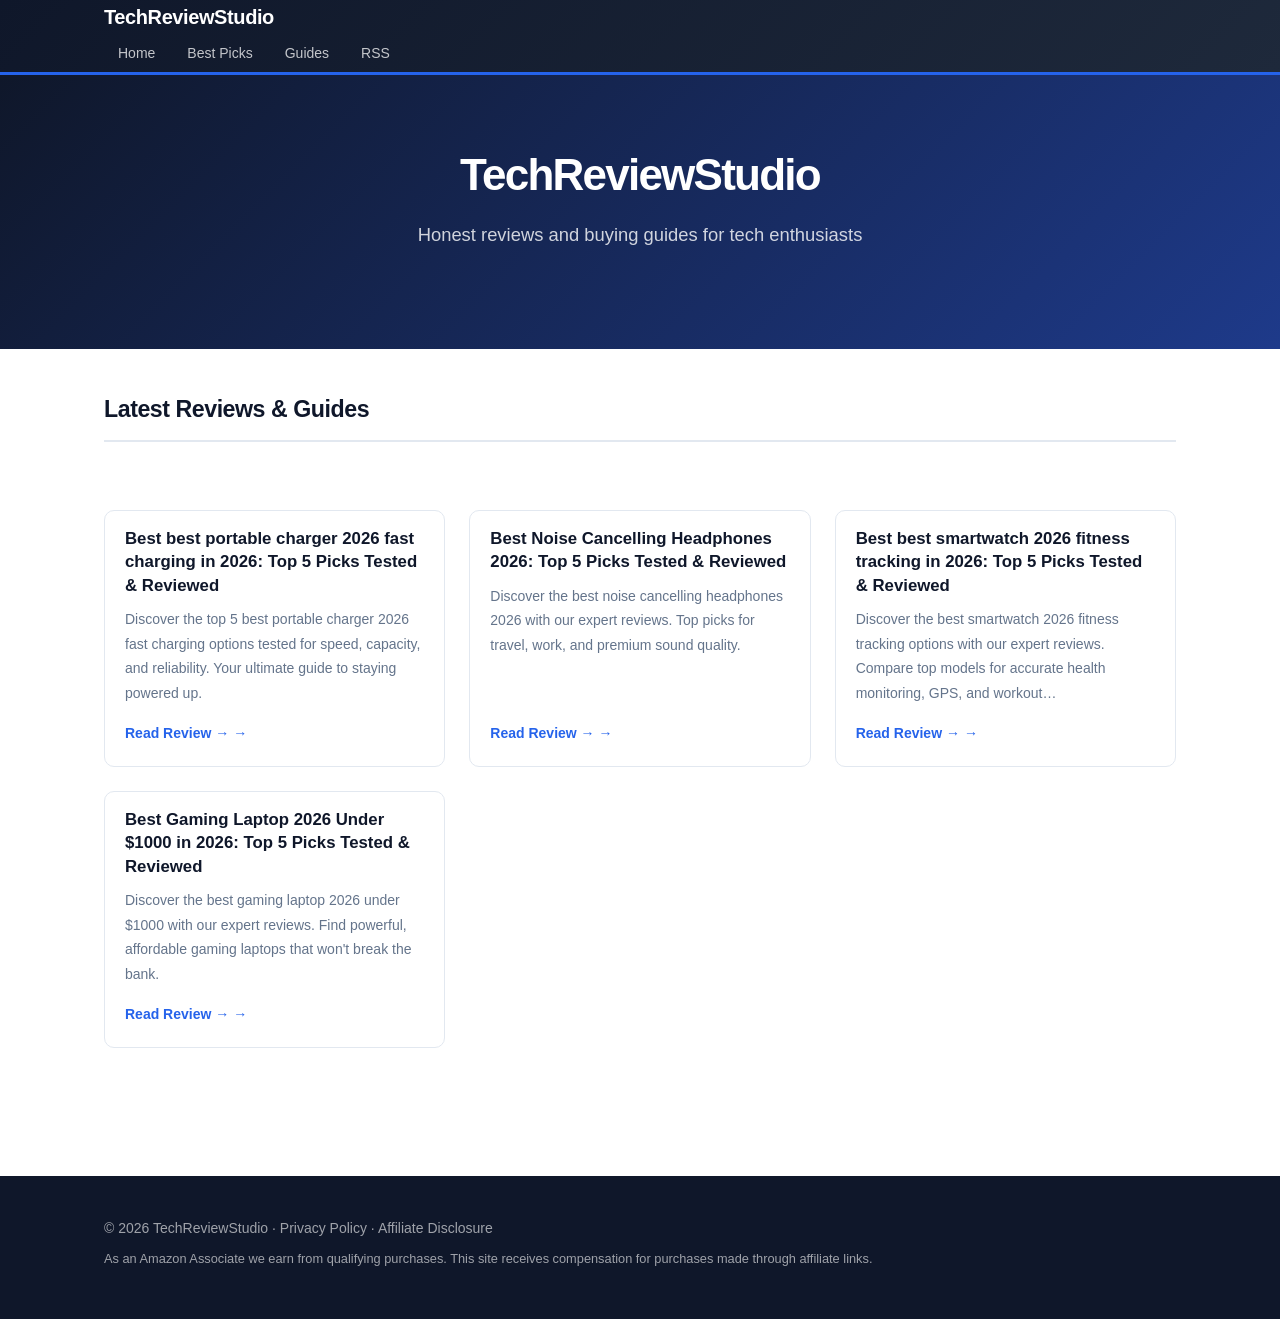
<file: index.html>
<!DOCTYPE html>
<html lang="en">
<head>
  <meta charset="UTF-8">
  <meta name="viewport" content="width=device-width, initial-scale=1.0">
  <title>TechReviewStudio - Honest reviews and buying guides for tech enthusiasts</title>
  <meta name="description" content="Honest reviews and buying guides for tech enthusiasts">
  <link rel="canonical" href="https://www.techreviewstudio.app/">
  <link rel="alternate" type="application/rss+xml" title="TechReviewStudio" href="/feed.xml">
  <link rel="stylesheet" href="/assets/css/style.css">

  <meta property="og:title" content="TechReviewStudio">
  <meta property="og:description" content="Honest reviews and buying guides for tech enthusiasts">
  <meta property="og:type" content="website">
  <meta property="og:url" content="https://www.techreviewstudio.app/">

  <script type="application/ld+json">
  {
    "@context": "https://schema.org",
    "@type": "WebSite",
    "name": "TechReviewStudio",
    "url": "https://www.techreviewstudio.app",
    "description": "Honest reviews and buying guides for tech enthusiasts"
  }
  </script>
</head>
<body>

<header>
  <div class="wrapper">
    <a href="/" class="site-name">TechReviewStudio</a>
    <nav>
      <a href="/">Home</a>
      <a href="/best-picks/">Best Picks</a>
      <a href="/buying-guides/">Guides</a>
      <a href="/feed.xml">RSS</a>
    </nav>
  </div>
</header>

<div class="hero">
  <div class="wrapper">
    <h1>TechReviewStudio</h1>
    <p>Honest reviews and buying guides for tech enthusiasts</p>
  </div>
</div>

<div class="wrapper">
  <h2 style="margin-top: 40px;">Latest Reviews & Guides</h2>

  
  <div class="articles-grid">
    
    <div class="article-card">
      <div class="article-card-body">
        <h3>
          <a href="/best-best-portable-charger-2026-fast-charging-in-2026-top-5-picks-tested-reviewed/">Best best portable charger 2026 fast charging in 2026: Top 5 Picks Tested &amp; Reviewed</a>
        </h3>
        <p class="excerpt">Discover the top 5 best portable charger 2026 fast charging options tested for speed, capacity, and reliability. Your ultimate guide to staying powered up.</p>
        <a href="/best-best-portable-charger-2026-fast-charging-in-2026-top-5-picks-tested-reviewed/" class="read-more">Read Review →</a>
      </div>
    </div>
    
    <div class="article-card">
      <div class="article-card-body">
        <h3>
          <a href="/best-noise-cancelling-headphones-2026-top-5-picks-tested-reviewed/">Best Noise Cancelling Headphones 2026: Top 5 Picks Tested &amp; Reviewed</a>
        </h3>
        <p class="excerpt">Discover the best noise cancelling headphones 2026 with our expert reviews. Top picks for travel, work, and premium sound quality.</p>
        <a href="/best-noise-cancelling-headphones-2026-top-5-picks-tested-reviewed/" class="read-more">Read Review →</a>
      </div>
    </div>
    
    <div class="article-card">
      <div class="article-card-body">
        <h3>
          <a href="/best-best-smartwatch-2026-fitness-tracking-in-2026-top-5-picks-tested-reviewed/">Best best smartwatch 2026 fitness tracking in 2026: Top 5 Picks Tested &amp; Reviewed</a>
        </h3>
        <p class="excerpt">Discover the best smartwatch 2026 fitness tracking options with our expert reviews. Compare top models for accurate health monitoring, GPS, and workout…</p>
        <a href="/best-best-smartwatch-2026-fitness-tracking-in-2026-top-5-picks-tested-reviewed/" class="read-more">Read Review →</a>
      </div>
    </div>
    
    <div class="article-card">
      <div class="article-card-body">
        <h3>
          <a href="/best-gaming-laptop-2026-under-1000-in-2026-top-5-picks-tested-reviewed/">Best Gaming Laptop 2026 Under $1000 in 2026: Top 5 Picks Tested &amp; Reviewed</a>
        </h3>
        <p class="excerpt">Discover the best gaming laptop 2026 under $1000 with our expert reviews. Find powerful, affordable gaming laptops that won&#39;t break the bank.</p>
        <a href="/best-gaming-laptop-2026-under-1000-in-2026-top-5-picks-tested-reviewed/" class="read-more">Read Review →</a>
      </div>
    </div>
    
  </div>
  
</div>

<footer>
  <div class="wrapper">
    <p>© 2026 TechReviewStudio · <a href="/privacy/">Privacy Policy</a> · <a href="/affiliate-disclosure/">Affiliate Disclosure</a></p>
    <p style="font-size:0.8rem; margin-top:8px;">
      As an Amazon Associate we earn from qualifying purchases.
      This site receives compensation for purchases made through affiliate links.
    </p>
  </div>
</footer>

</body>
</html>
</file>
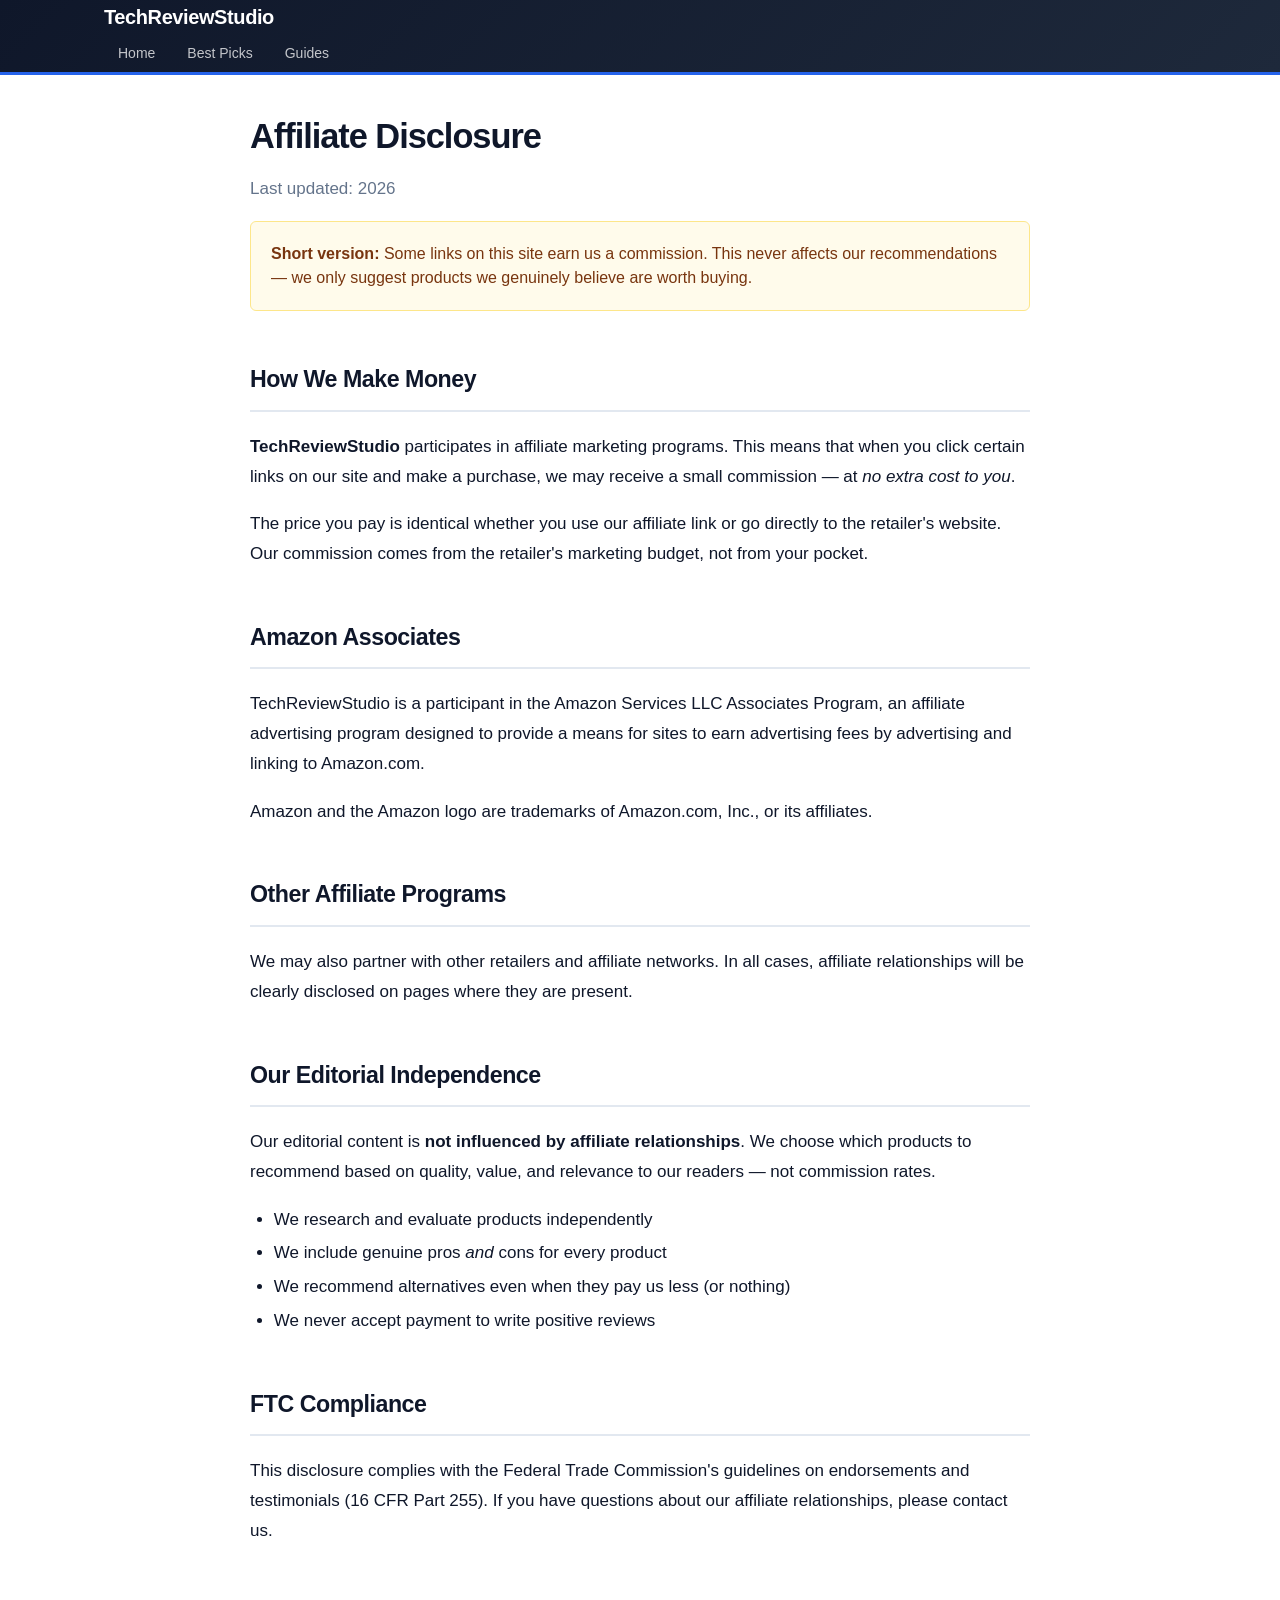
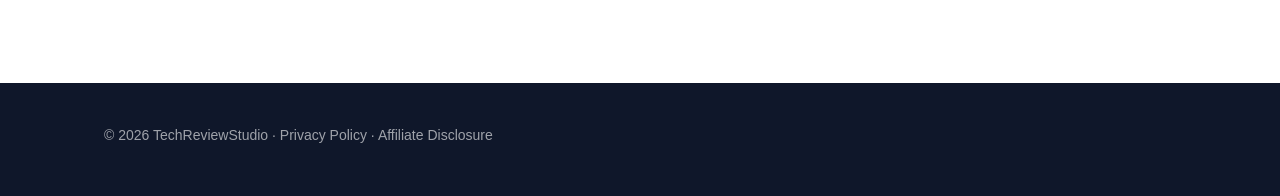
<file: affiliate-disclosure/index.html>
<!DOCTYPE html>
<html lang="en">
<head>
  <meta charset="UTF-8">
  <meta name="viewport" content="width=device-width, initial-scale=1.0">
  <title>Affiliate Disclosure | TechReviewStudio</title>
  <meta name="description" content="Affiliate disclosure for TechReviewStudio — how we earn money and how it affects our recommendations.">
  <link rel="canonical" href="https://www.techreviewstudio.app/affiliate-disclosure/">
  <link rel="stylesheet" href="/assets/css/style.css">
  <meta name="robots" content="noindex, follow">
</head>
<body>

<header>
  <div class="wrapper">
    <a href="/" class="site-name">TechReviewStudio</a>
    <nav>
      <a href="/">Home</a>
      <a href="/best-picks/">Best Picks</a>
      <a href="/buying-guides/">Guides</a>
    </nav>
  </div>
</header>

<div class="wrapper" style="padding: 40px 0; max-width: 780px;">
  <article>
    <h1>Affiliate Disclosure</h1>
    <p style="color:#64748b;">Last updated: 2026</p>

    <div class="affiliate-disclosure" style="font-size:1rem; padding:20px;">
      <strong>Short version:</strong> Some links on this site earn us a commission.
      This never affects our recommendations — we only suggest products we genuinely
      believe are worth buying.
    </div>

    <h2>How We Make Money</h2>
    <p><strong>TechReviewStudio</strong> participates in affiliate marketing programs.
    This means that when you click certain links on our site and make a purchase,
    we may receive a small commission — at <em>no extra cost to you</em>.</p>

    <p>The price you pay is identical whether you use our affiliate link or go directly
    to the retailer's website. Our commission comes from the retailer's marketing budget,
    not from your pocket.</p>

    <h2>Amazon Associates</h2>
    <p>TechReviewStudio is a participant in the Amazon Services LLC Associates Program,
    an affiliate advertising program designed to provide a means for sites to earn
    advertising fees by advertising and linking to Amazon.com.</p>
    <p>Amazon and the Amazon logo are trademarks of Amazon.com, Inc., or its affiliates.</p>

    <h2>Other Affiliate Programs</h2>
    <p>We may also partner with other retailers and affiliate networks. In all cases,
    affiliate relationships will be clearly disclosed on pages where they are present.</p>

    <h2>Our Editorial Independence</h2>
    <p>Our editorial content is <strong>not influenced by affiliate relationships</strong>.
    We choose which products to recommend based on quality, value, and relevance to our readers —
    not commission rates.</p>

    <ul>
      <li>We research and evaluate products independently</li>
      <li>We include genuine pros <em>and</em> cons for every product</li>
      <li>We recommend alternatives even when they pay us less (or nothing)</li>
      <li>We never accept payment to write positive reviews</li>
    </ul>

    <h2>FTC Compliance</h2>
    <p>This disclosure complies with the Federal Trade Commission's guidelines on endorsements
    and testimonials (16 CFR Part 255). If you have questions about our affiliate relationships,
    please contact us.</p>
  </article>
</div>

<footer>
  <div class="wrapper">
    <p>© 2026 TechReviewStudio · <a href="/privacy/">Privacy Policy</a> · <a href="/affiliate-disclosure/">Affiliate Disclosure</a></p>
  </div>
</footer>

</body>
</html>
</file>
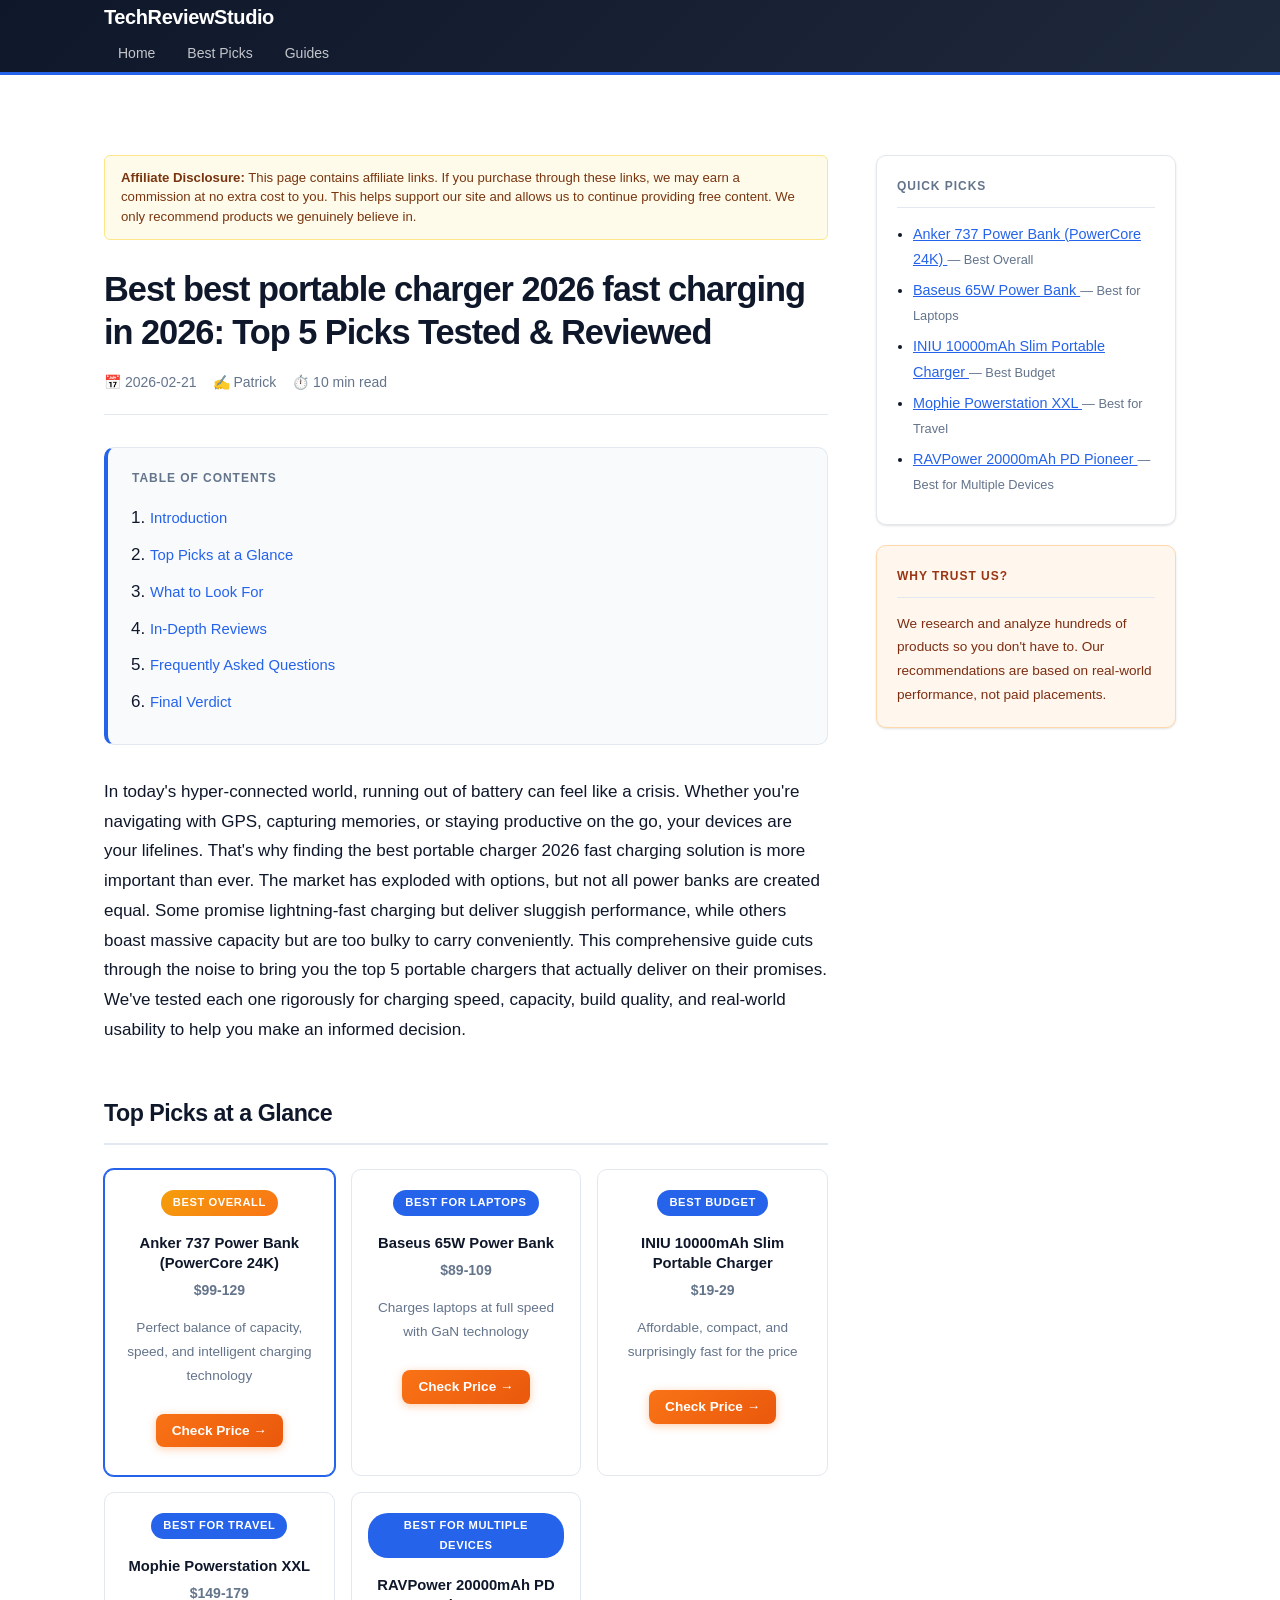
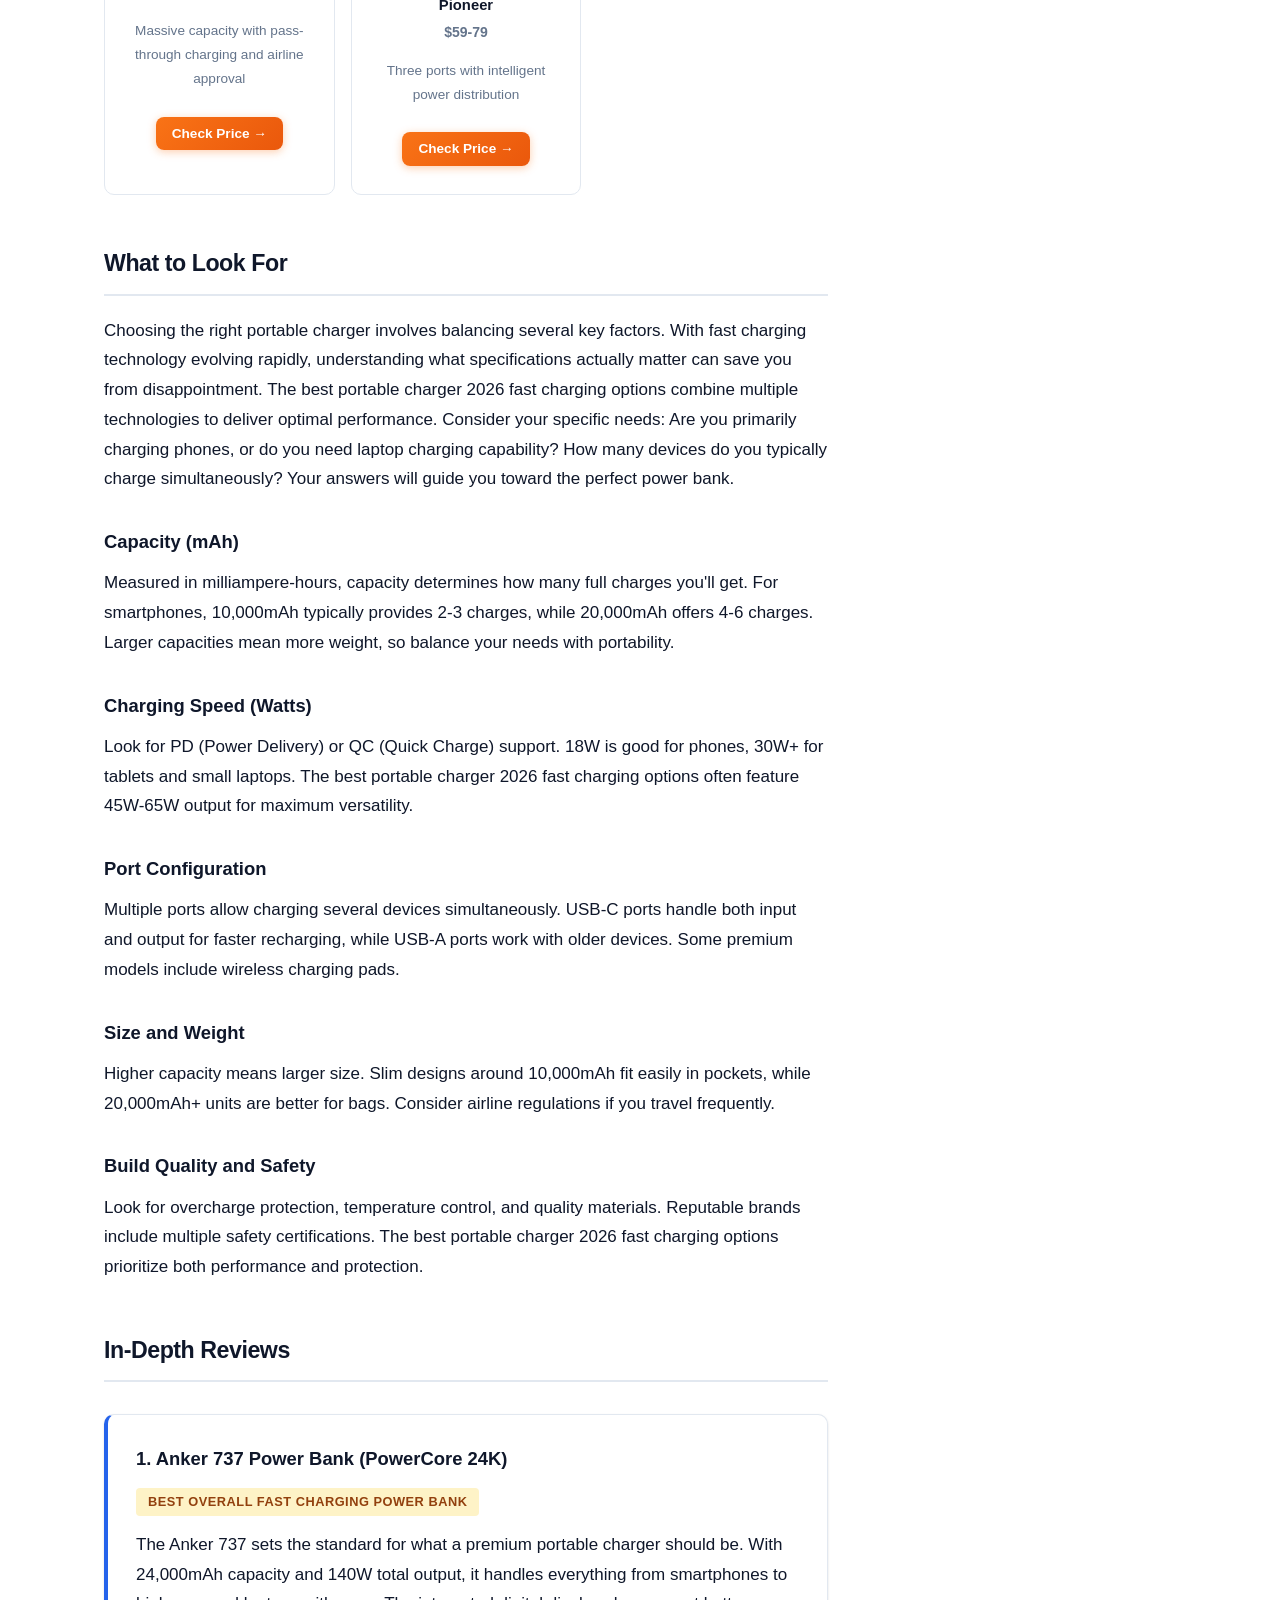
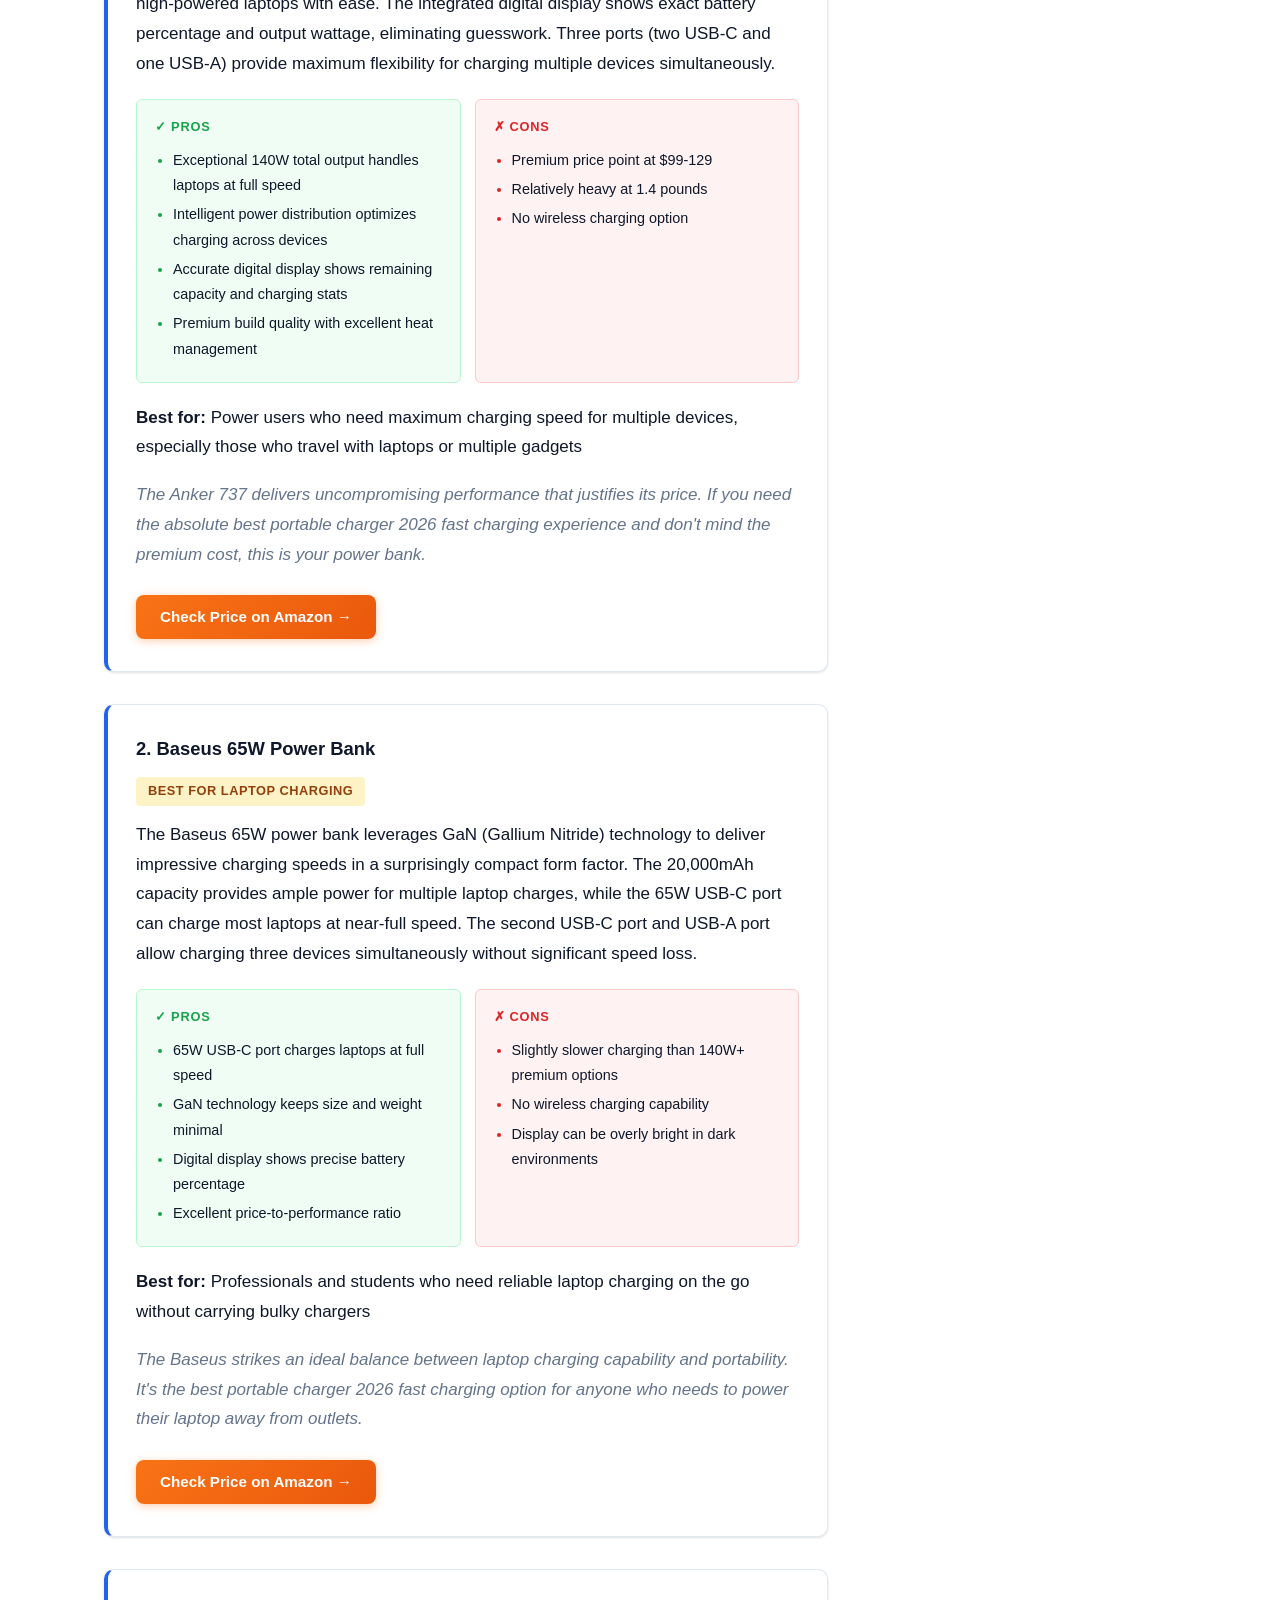
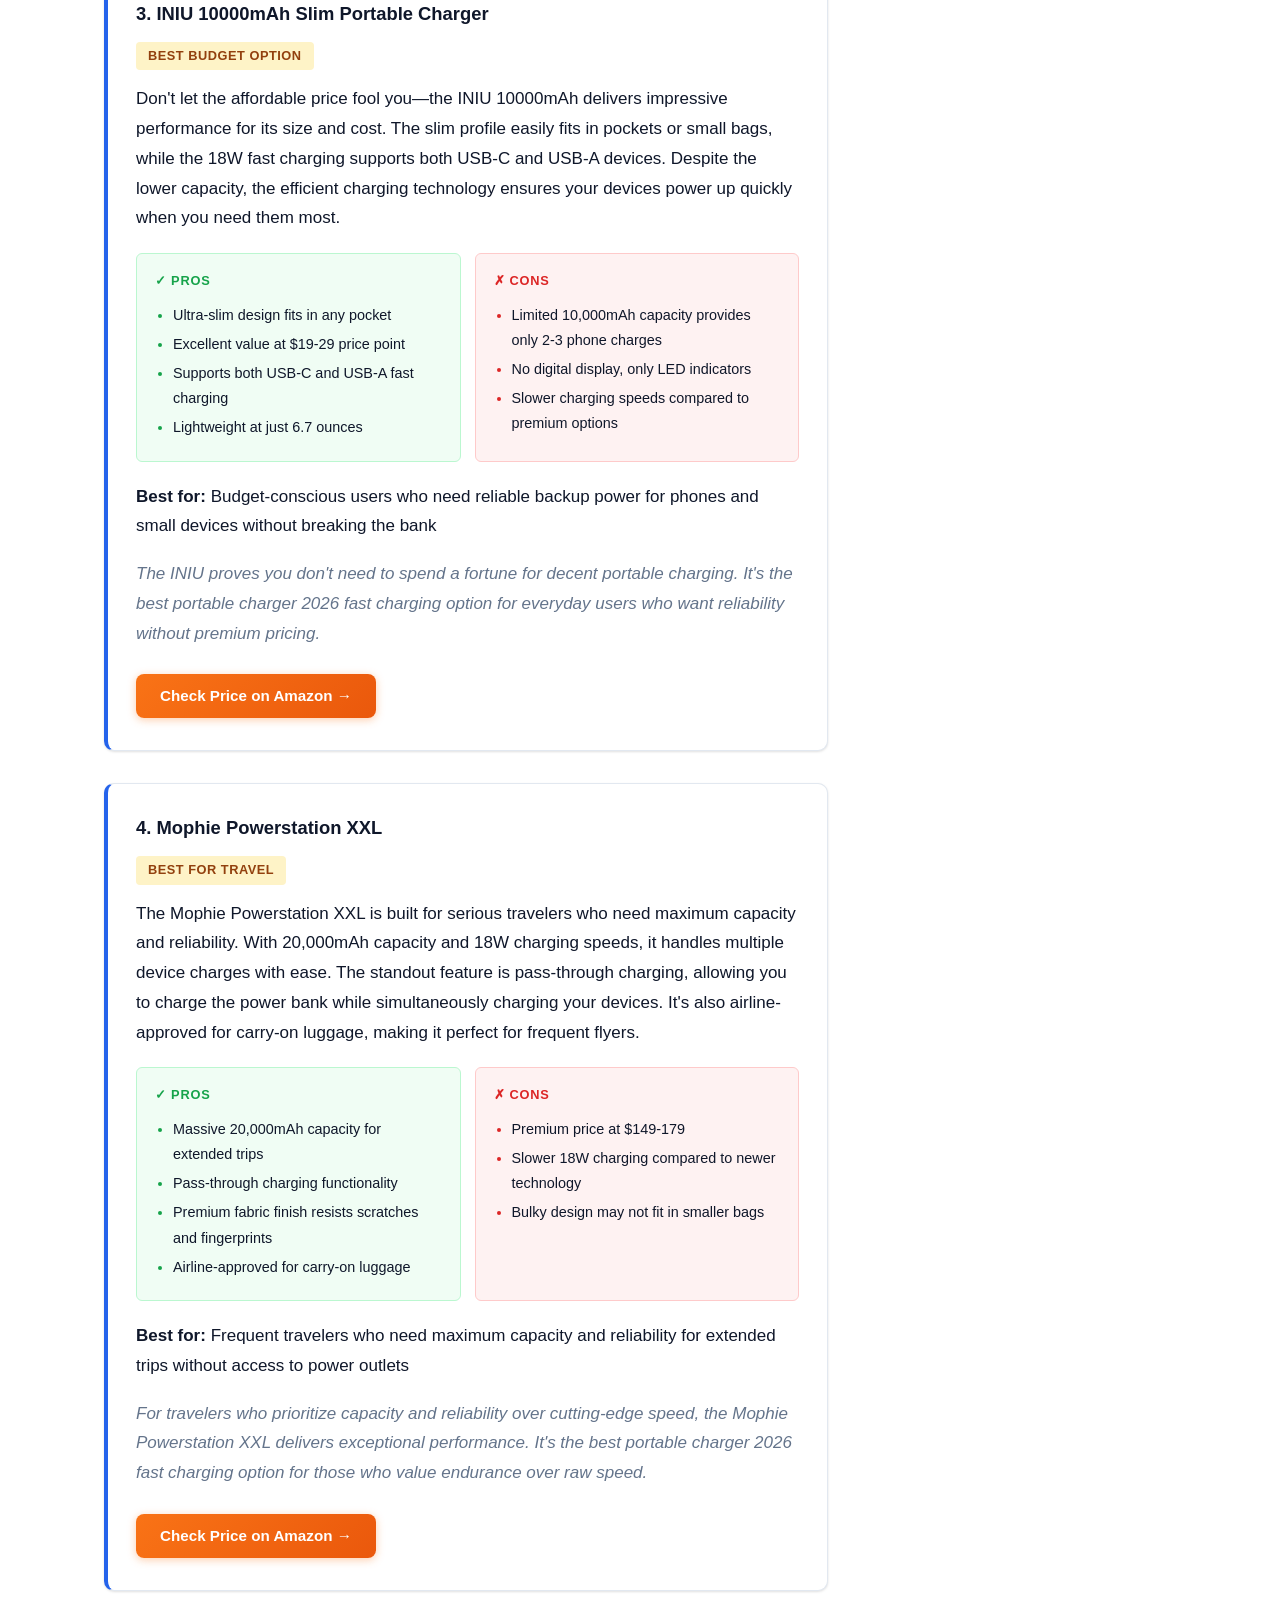
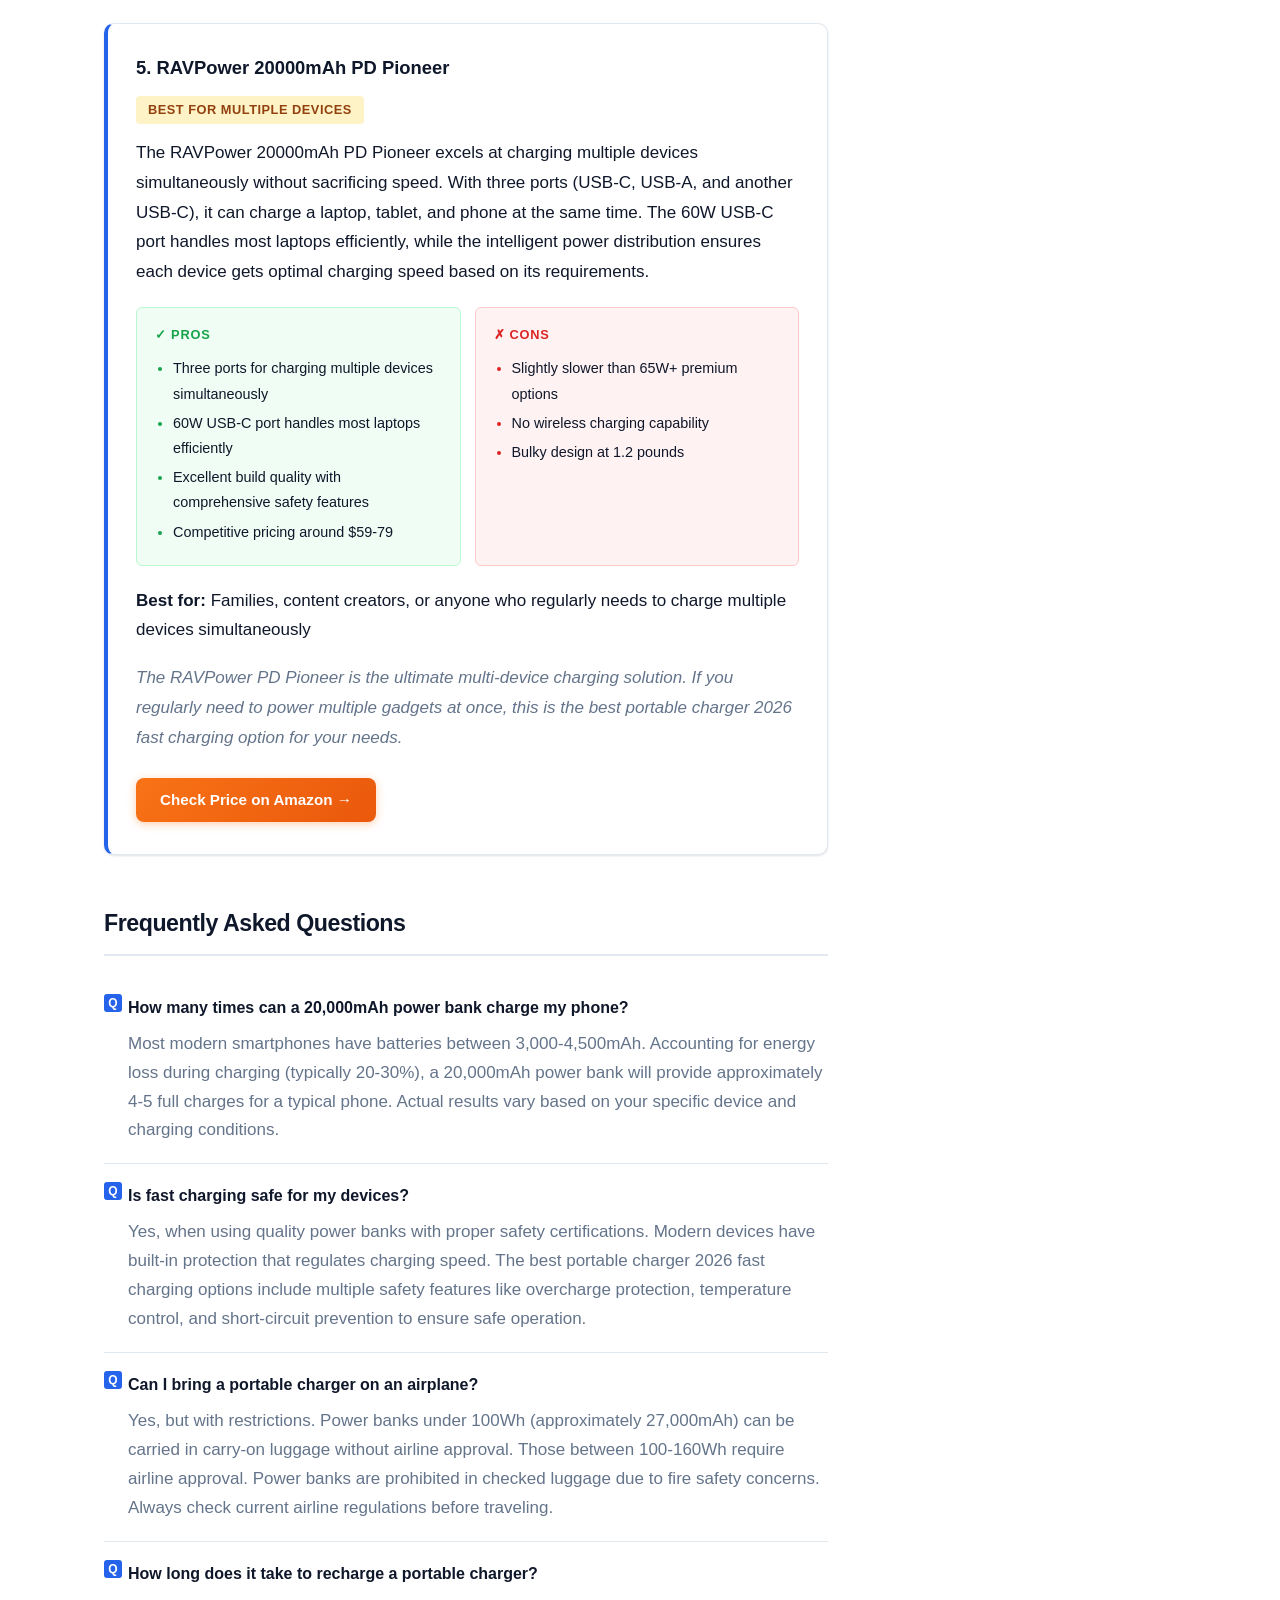
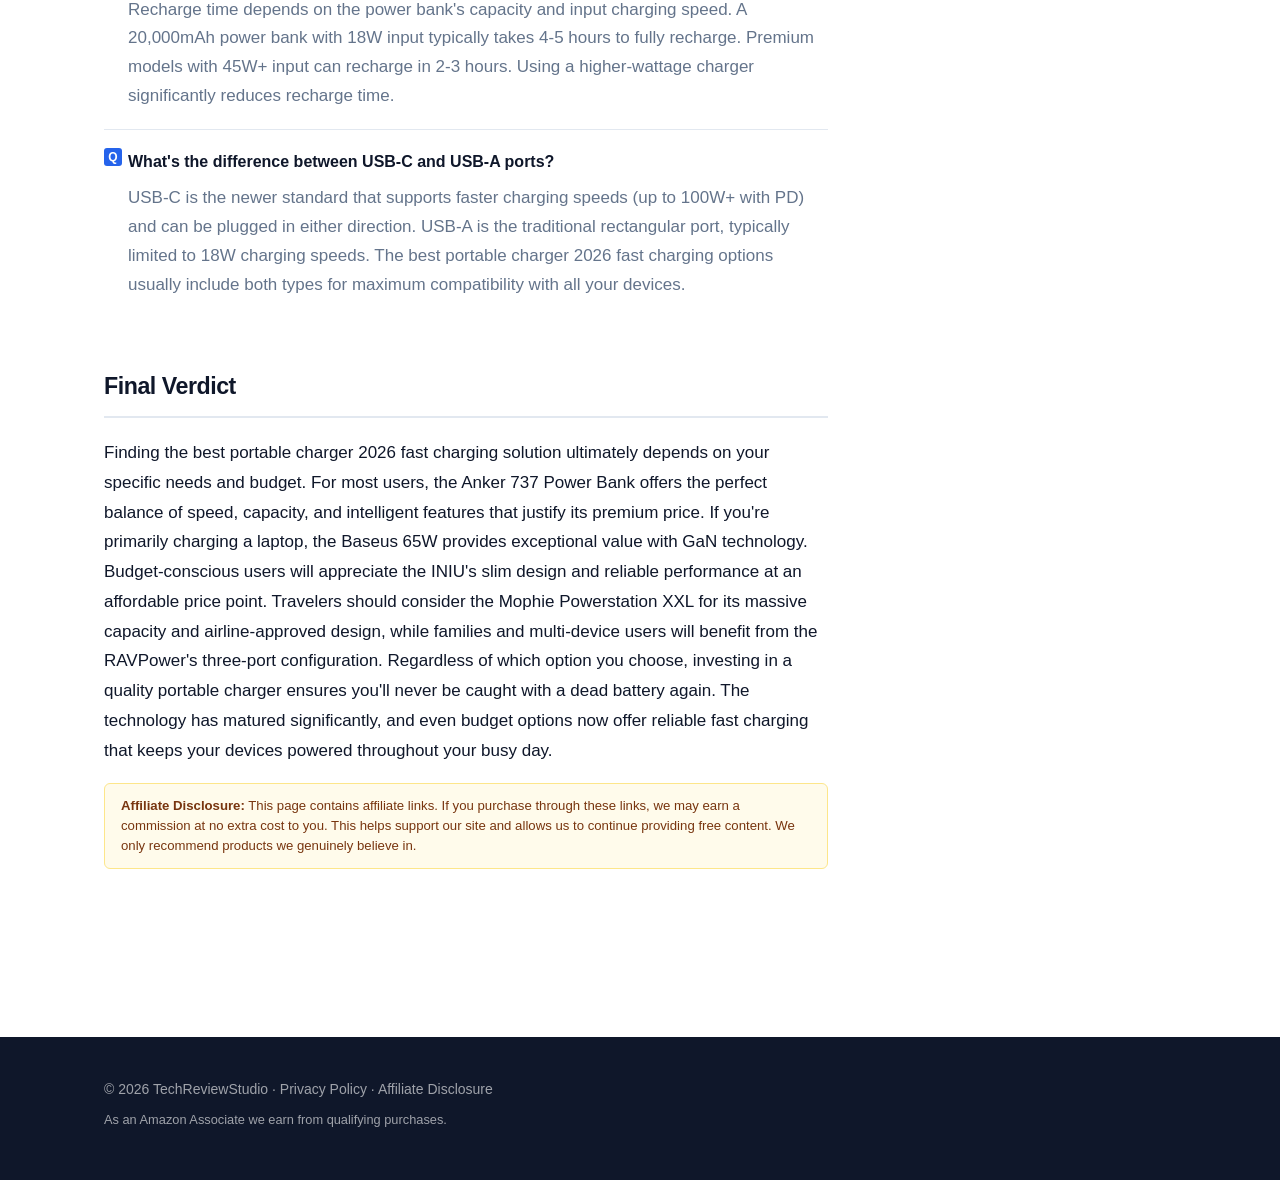
<file: best-best-portable-charger-2026-fast-charging-in-2026-top-5-picks-tested-reviewed/index.html>
<!DOCTYPE html>
<html lang="en">
<head>
  <meta charset="UTF-8">
  <meta name="viewport" content="width=device-width, initial-scale=1.0">
  <title>Best best portable charger 2026 fast charging in 2026: Top 5 Picks Tested &amp; Reviewed | TechReviewStudio</title>
  <meta name="description" content="Discover the top 5 best portable charger 2026 fast charging options tested for speed, capacity, and reliability. Your ultimate guide to staying powered up.">
  <link rel="canonical" href="https://www.techreviewstudio.app/best-best-portable-charger-2026-fast-charging-in-2026-top-5-picks-tested-reviewed/">
  <link rel="stylesheet" href="/assets/css/style.css">

  <meta property="og:title" content="Best best portable charger 2026 fast charging in 2026: Top 5 Picks Tested &amp; Reviewed">
  <meta property="og:description" content="Discover the top 5 best portable charger 2026 fast charging options tested for speed, capacity, and reliability. Your ultimate guide to staying powered up.">
  <meta property="og:type" content="article">
  <meta property="og:url" content="https://www.techreviewstudio.app/best-best-portable-charger-2026-fast-charging-in-2026-top-5-picks-tested-reviewed/">
  <meta property="og:image" content="https://www.techreviewstudio.app/assets/og/best-best-portable-charger-2026-fast-charging-in-2026-top-5-picks-tested-reviewed.jpg">
  <meta name="twitter:card" content="summary_large_image">
  <meta name="twitter:image" content="https://www.techreviewstudio.app/assets/og/best-best-portable-charger-2026-fast-charging-in-2026-top-5-picks-tested-reviewed.jpg">
  <meta property="og:site_name" content="TechReviewStudio">

  <script type="application/ld+json">
  {
  "@context": "https://schema.org",
  "@type": "Article",
  "author": {
    "@type": "Person",
    "name": "Patrick"
  },
  "dateModified": "2026-02-21",
  "datePublished": "2026-02-21",
  "description": "Discover the top 5 best portable charger 2026 fast charging options tested for speed, capacity, and reliability. Your ultimate guide to staying powered up.",
  "headline": "Best best portable charger 2026 fast charging in 2026: Top 5 Picks Tested \u0026 Reviewed",
  "publisher": {
    "@type": "Organization",
    "name": "TechReviewStudio",
    "url": "https://www.techreviewstudio.app"
  }
}
  </script>

<script type="application/ld+json">
{
  "@context": "https://schema.org",
  "@type": "BreadcrumbList",
  "itemListElement": [
    {
      "@type": "ListItem",
      "position": 1,
      "name": "Home",
      "item": "https://www.techreviewstudio.app/"
    },
    {
      "@type": "ListItem",
      "position": 2,
      "name": "Best Picks",
      "item": "https://www.techreviewstudio.app/best-picks/"
    },
    {
      "@type": "ListItem",
      "position": 3,
      "name": "Best best portable charger 2026 fast charging in 2026: Top 5 Picks Tested & Reviewed",
      "item": "https://www.techreviewstudio.app/best-best-portable-charger-2026-fast-charging-in-2026-top-5-picks-tested-reviewed/"
    }
  ]
}
</script>
</head>
<body>

<header>
  <div class="wrapper">
    <a href="/" class="site-name">TechReviewStudio</a>
    <nav>
      <a href="/">Home</a>
      <a href="/best-picks/">Best Picks</a>
      <a href="/buying-guides/">Guides</a>
    </nav>
  </div>
</header>

<div class="wrapper" style="padding-top: 40px;">
  <div class="content-grid">
    <main>
      <article>
        <div class="affiliate-disclosure">
    <strong>Affiliate Disclosure:</strong> This page contains affiliate links.
    If you purchase through these links, we may earn a commission at no extra
    cost to you. This helps support our site and allows us to continue providing
    free content. We only recommend products we genuinely believe in.
</div>

        <h1>Best best portable charger 2026 fast charging in 2026: Top 5 Picks Tested &amp; Reviewed</h1>
        <div class="article-meta">
          <span>📅 2026-02-21</span>
          <span>✍️ Patrick</span>
          
          <span>⏱️ 10 min read</span>
          
        </div>

        

        
        <div class="toc">
          <h4>Table of Contents</h4>
          <ol>
            <li><a href="#introduction">Introduction</a></li>
            <li><a href="#top-picks">Top Picks at a Glance</a></li>
            <li><a href="#buying-guide">What to Look For</a></li>
            <li><a href="#reviews">In-Depth Reviews</a></li>
            <li><a href="#faq">Frequently Asked Questions</a></li>
            <li><a href="#conclusion">Final Verdict</a></li>
          </ol>
        </div>

        
        <section id="introduction">
          <p>In today&#39;s hyper-connected world, running out of battery can feel like a crisis. Whether you&#39;re navigating with GPS, capturing memories, or staying productive on the go, your devices are your lifelines. That&#39;s why finding the best portable charger 2026 fast charging solution is more important than ever. The market has exploded with options, but not all power banks are created equal. Some promise lightning-fast charging but deliver sluggish performance, while others boast massive capacity but are too bulky to carry conveniently. This comprehensive guide cuts through the noise to bring you the top 5 portable chargers that actually deliver on their promises. We&#39;ve tested each one rigorously for charging speed, capacity, build quality, and real-world usability to help you make an informed decision.</p>
        </section>

        
        
        <section id="top-picks">
          <h2>Top Picks at a Glance</h2>
          <div class="quick-picks-grid">
            
            <div class="quick-pick-card">
              <div class="badge">Best Overall</div>
              <h4>Anker 737 Power Bank (PowerCore 24K)</h4>
              <div class="price">$99-129</div>
              <p style="font-size:0.85rem; color:#64748b;">Perfect balance of capacity, speed, and intelligent charging technology</p>
              
              <a href="https://www.amazon.com/s?tag=techreviewstudio-20&amp;k=Anker+737+Power+Bank+PowerCore+24K&amp;utm_source=amazon-affiliate&amp;utm_medium=affiliate&amp;utm_campaign=product-search" class="btn-affiliate" target="_blank"
                 rel="nofollow noopener noreferrer" style="font-size:0.85rem; padding:8px 16px;">
                Check Price →
              </a>
              
            </div>
            
            <div class="quick-pick-card">
              <div class="badge">Best for Laptops</div>
              <h4>Baseus 65W Power Bank</h4>
              <div class="price">$89-109</div>
              <p style="font-size:0.85rem; color:#64748b;">Charges laptops at full speed with GaN technology</p>
              
              <a href="https://www.amazon.com/s?tag=techreviewstudio-20&amp;k=Baseus+65W+Power+Bank&amp;utm_source=amazon-affiliate&amp;utm_medium=affiliate&amp;utm_campaign=product-search" class="btn-affiliate" target="_blank"
                 rel="nofollow noopener noreferrer" style="font-size:0.85rem; padding:8px 16px;">
                Check Price →
              </a>
              
            </div>
            
            <div class="quick-pick-card">
              <div class="badge">Best Budget</div>
              <h4>INIU 10000mAh Slim Portable Charger</h4>
              <div class="price">$19-29</div>
              <p style="font-size:0.85rem; color:#64748b;">Affordable, compact, and surprisingly fast for the price</p>
              
              <a href="https://www.amazon.com/s?tag=techreviewstudio-20&amp;k=INIU+10000mAh+Slim+Portable+Charger&amp;utm_source=amazon-affiliate&amp;utm_medium=affiliate&amp;utm_campaign=product-search" class="btn-affiliate" target="_blank"
                 rel="nofollow noopener noreferrer" style="font-size:0.85rem; padding:8px 16px;">
                Check Price →
              </a>
              
            </div>
            
            <div class="quick-pick-card">
              <div class="badge">Best for Travel</div>
              <h4>Mophie Powerstation XXL</h4>
              <div class="price">$149-179</div>
              <p style="font-size:0.85rem; color:#64748b;">Massive capacity with pass-through charging and airline approval</p>
              
              <a href="https://www.amazon.com/s?tag=techreviewstudio-20&amp;k=Mophie+Powerstation+XXL&amp;utm_source=amazon-affiliate&amp;utm_medium=affiliate&amp;utm_campaign=product-search" class="btn-affiliate" target="_blank"
                 rel="nofollow noopener noreferrer" style="font-size:0.85rem; padding:8px 16px;">
                Check Price →
              </a>
              
            </div>
            
            <div class="quick-pick-card">
              <div class="badge">Best for Multiple Devices</div>
              <h4>RAVPower 20000mAh PD Pioneer</h4>
              <div class="price">$59-79</div>
              <p style="font-size:0.85rem; color:#64748b;">Three ports with intelligent power distribution</p>
              
              <a href="https://www.amazon.com/s?tag=techreviewstudio-20&amp;k=RAVPower+20000mAh+PD+Pioneer&amp;utm_source=amazon-affiliate&amp;utm_medium=affiliate&amp;utm_campaign=product-search" class="btn-affiliate" target="_blank"
                 rel="nofollow noopener noreferrer" style="font-size:0.85rem; padding:8px 16px;">
                Check Price →
              </a>
              
            </div>
            
          </div>
        </section>
        

        
        
        <section id="buying-guide">
          <h2>What to Look For</h2>
          <p>Choosing the right portable charger involves balancing several key factors. With fast charging technology evolving rapidly, understanding what specifications actually matter can save you from disappointment. The best portable charger 2026 fast charging options combine multiple technologies to deliver optimal performance. Consider your specific needs: Are you primarily charging phones, or do you need laptop charging capability? How many devices do you typically charge simultaneously? Your answers will guide you toward the perfect power bank.</p>
          
          <h3>Capacity (mAh)</h3>
          <p>Measured in milliampere-hours, capacity determines how many full charges you&#39;ll get. For smartphones, 10,000mAh typically provides 2-3 charges, while 20,000mAh offers 4-6 charges. Larger capacities mean more weight, so balance your needs with portability.</p>
          
          <h3>Charging Speed (Watts)</h3>
          <p>Look for PD (Power Delivery) or QC (Quick Charge) support. 18W is good for phones, 30W+ for tablets and small laptops. The best portable charger 2026 fast charging options often feature 45W-65W output for maximum versatility.</p>
          
          <h3>Port Configuration</h3>
          <p>Multiple ports allow charging several devices simultaneously. USB-C ports handle both input and output for faster recharging, while USB-A ports work with older devices. Some premium models include wireless charging pads.</p>
          
          <h3>Size and Weight</h3>
          <p>Higher capacity means larger size. Slim designs around 10,000mAh fit easily in pockets, while 20,000mAh+ units are better for bags. Consider airline regulations if you travel frequently.</p>
          
          <h3>Build Quality and Safety</h3>
          <p>Look for overcharge protection, temperature control, and quality materials. Reputable brands include multiple safety certifications. The best portable charger 2026 fast charging options prioritize both performance and protection.</p>
          
        </section>
        

        
        
        <section id="reviews">
          <h2>In-Depth Reviews</h2>
          
          <div class="product-review">
            <h3>1. Anker 737 Power Bank (PowerCore 24K)</h3>
            <div class="product-subtitle">Best Overall Fast Charging Power Bank</div>
            <p>The Anker 737 sets the standard for what a premium portable charger should be. With 24,000mAh capacity and 140W total output, it handles everything from smartphones to high-powered laptops with ease. The integrated digital display shows exact battery percentage and output wattage, eliminating guesswork. Three ports (two USB-C and one USB-A) provide maximum flexibility for charging multiple devices simultaneously.</p>

            <div class="pros-cons">
              <div class="pros">
                <h5>✓ Pros</h5>
                <ul><li>Exceptional 140W total output handles laptops at full speed</li><li>Intelligent power distribution optimizes charging across devices</li><li>Accurate digital display shows remaining capacity and charging stats</li><li>Premium build quality with excellent heat management</li></ul>
              </div>
              <div class="cons">
                <h5>✗ Cons</h5>
                <ul><li>Premium price point at $99-129</li><li>Relatively heavy at 1.4 pounds</li><li>No wireless charging option</li></ul>
              </div>
            </div>

            <p><strong>Best for:</strong> Power users who need maximum charging speed for multiple devices, especially those who travel with laptops or multiple gadgets</p>
            <p style="color:#64748b;"><em>The Anker 737 delivers uncompromising performance that justifies its price. If you need the absolute best portable charger 2026 fast charging experience and don&#39;t mind the premium cost, this is your power bank.</em></p>

            
            <a href="https://www.amazon.com/s?tag=techreviewstudio-20&amp;k=Anker+737+Power+Bank+PowerCore+24K&amp;utm_source=amazon-affiliate&amp;utm_medium=affiliate&amp;utm_campaign=product-search" class="btn-affiliate" target="_blank"
               rel="nofollow noopener noreferrer">
              Check Price on Amazon →
            </a>
            
          </div>
          
          <div class="product-review">
            <h3>2. Baseus 65W Power Bank</h3>
            <div class="product-subtitle">Best for Laptop Charging</div>
            <p>The Baseus 65W power bank leverages GaN (Gallium Nitride) technology to deliver impressive charging speeds in a surprisingly compact form factor. The 20,000mAh capacity provides ample power for multiple laptop charges, while the 65W USB-C port can charge most laptops at near-full speed. The second USB-C port and USB-A port allow charging three devices simultaneously without significant speed loss.</p>

            <div class="pros-cons">
              <div class="pros">
                <h5>✓ Pros</h5>
                <ul><li>65W USB-C port charges laptops at full speed</li><li>GaN technology keeps size and weight minimal</li><li>Digital display shows precise battery percentage</li><li>Excellent price-to-performance ratio</li></ul>
              </div>
              <div class="cons">
                <h5>✗ Cons</h5>
                <ul><li>Slightly slower charging than 140W+ premium options</li><li>No wireless charging capability</li><li>Display can be overly bright in dark environments</li></ul>
              </div>
            </div>

            <p><strong>Best for:</strong> Professionals and students who need reliable laptop charging on the go without carrying bulky chargers</p>
            <p style="color:#64748b;"><em>The Baseus strikes an ideal balance between laptop charging capability and portability. It&#39;s the best portable charger 2026 fast charging option for anyone who needs to power their laptop away from outlets.</em></p>

            
            <a href="https://www.amazon.com/s?tag=techreviewstudio-20&amp;k=Baseus+65W+Power+Bank&amp;utm_source=amazon-affiliate&amp;utm_medium=affiliate&amp;utm_campaign=product-search" class="btn-affiliate" target="_blank"
               rel="nofollow noopener noreferrer">
              Check Price on Amazon →
            </a>
            
          </div>
          
          <div class="product-review">
            <h3>3. INIU 10000mAh Slim Portable Charger</h3>
            <div class="product-subtitle">Best Budget Option</div>
            <p>Don&#39;t let the affordable price fool you—the INIU 10000mAh delivers impressive performance for its size and cost. The slim profile easily fits in pockets or small bags, while the 18W fast charging supports both USB-C and USB-A devices. Despite the lower capacity, the efficient charging technology ensures your devices power up quickly when you need them most.</p>

            <div class="pros-cons">
              <div class="pros">
                <h5>✓ Pros</h5>
                <ul><li>Ultra-slim design fits in any pocket</li><li>Excellent value at $19-29 price point</li><li>Supports both USB-C and USB-A fast charging</li><li>Lightweight at just 6.7 ounces</li></ul>
              </div>
              <div class="cons">
                <h5>✗ Cons</h5>
                <ul><li>Limited 10,000mAh capacity provides only 2-3 phone charges</li><li>No digital display, only LED indicators</li><li>Slower charging speeds compared to premium options</li></ul>
              </div>
            </div>

            <p><strong>Best for:</strong> Budget-conscious users who need reliable backup power for phones and small devices without breaking the bank</p>
            <p style="color:#64748b;"><em>The INIU proves you don&#39;t need to spend a fortune for decent portable charging. It&#39;s the best portable charger 2026 fast charging option for everyday users who want reliability without premium pricing.</em></p>

            
            <a href="https://www.amazon.com/s?tag=techreviewstudio-20&amp;k=INIU+10000mAh+Slim+Portable+Charger&amp;utm_source=amazon-affiliate&amp;utm_medium=affiliate&amp;utm_campaign=product-search" class="btn-affiliate" target="_blank"
               rel="nofollow noopener noreferrer">
              Check Price on Amazon →
            </a>
            
          </div>
          
          <div class="product-review">
            <h3>4. Mophie Powerstation XXL</h3>
            <div class="product-subtitle">Best for Travel</div>
            <p>The Mophie Powerstation XXL is built for serious travelers who need maximum capacity and reliability. With 20,000mAh capacity and 18W charging speeds, it handles multiple device charges with ease. The standout feature is pass-through charging, allowing you to charge the power bank while simultaneously charging your devices. It&#39;s also airline-approved for carry-on luggage, making it perfect for frequent flyers.</p>

            <div class="pros-cons">
              <div class="pros">
                <h5>✓ Pros</h5>
                <ul><li>Massive 20,000mAh capacity for extended trips</li><li>Pass-through charging functionality</li><li>Premium fabric finish resists scratches and fingerprints</li><li>Airline-approved for carry-on luggage</li></ul>
              </div>
              <div class="cons">
                <h5>✗ Cons</h5>
                <ul><li>Premium price at $149-179</li><li>Slower 18W charging compared to newer technology</li><li>Bulky design may not fit in smaller bags</li></ul>
              </div>
            </div>

            <p><strong>Best for:</strong> Frequent travelers who need maximum capacity and reliability for extended trips without access to power outlets</p>
            <p style="color:#64748b;"><em>For travelers who prioritize capacity and reliability over cutting-edge speed, the Mophie Powerstation XXL delivers exceptional performance. It&#39;s the best portable charger 2026 fast charging option for those who value endurance over raw speed.</em></p>

            
            <a href="https://www.amazon.com/s?tag=techreviewstudio-20&amp;k=Mophie+Powerstation+XXL&amp;utm_source=amazon-affiliate&amp;utm_medium=affiliate&amp;utm_campaign=product-search" class="btn-affiliate" target="_blank"
               rel="nofollow noopener noreferrer">
              Check Price on Amazon →
            </a>
            
          </div>
          
          <div class="product-review">
            <h3>5. RAVPower 20000mAh PD Pioneer</h3>
            <div class="product-subtitle">Best for Multiple Devices</div>
            <p>The RAVPower 20000mAh PD Pioneer excels at charging multiple devices simultaneously without sacrificing speed. With three ports (USB-C, USB-A, and another USB-C), it can charge a laptop, tablet, and phone at the same time. The 60W USB-C port handles most laptops efficiently, while the intelligent power distribution ensures each device gets optimal charging speed based on its requirements.</p>

            <div class="pros-cons">
              <div class="pros">
                <h5>✓ Pros</h5>
                <ul><li>Three ports for charging multiple devices simultaneously</li><li>60W USB-C port handles most laptops efficiently</li><li>Excellent build quality with comprehensive safety features</li><li>Competitive pricing around $59-79</li></ul>
              </div>
              <div class="cons">
                <h5>✗ Cons</h5>
                <ul><li>Slightly slower than 65W+ premium options</li><li>No wireless charging capability</li><li>Bulky design at 1.2 pounds</li></ul>
              </div>
            </div>

            <p><strong>Best for:</strong> Families, content creators, or anyone who regularly needs to charge multiple devices simultaneously</p>
            <p style="color:#64748b;"><em>The RAVPower PD Pioneer is the ultimate multi-device charging solution. If you regularly need to power multiple gadgets at once, this is the best portable charger 2026 fast charging option for your needs.</em></p>

            
            <a href="https://www.amazon.com/s?tag=techreviewstudio-20&amp;k=RAVPower+20000mAh+PD+Pioneer&amp;utm_source=amazon-affiliate&amp;utm_medium=affiliate&amp;utm_campaign=product-search" class="btn-affiliate" target="_blank"
               rel="nofollow noopener noreferrer">
              Check Price on Amazon →
            </a>
            
          </div>
          
        </section>
        

        
        
        <section id="faq">
          <h2>Frequently Asked Questions</h2>
          
          <div class="faq-item">
            <div class="faq-question">How many times can a 20,000mAh power bank charge my phone?</div>
            <div class="faq-answer">Most modern smartphones have batteries between 3,000-4,500mAh. Accounting for energy loss during charging (typically 20-30%), a 20,000mAh power bank will provide approximately 4-5 full charges for a typical phone. Actual results vary based on your specific device and charging conditions.</div>
          </div>
          
          <div class="faq-item">
            <div class="faq-question">Is fast charging safe for my devices?</div>
            <div class="faq-answer">Yes, when using quality power banks with proper safety certifications. Modern devices have built-in protection that regulates charging speed. The best portable charger 2026 fast charging options include multiple safety features like overcharge protection, temperature control, and short-circuit prevention to ensure safe operation.</div>
          </div>
          
          <div class="faq-item">
            <div class="faq-question">Can I bring a portable charger on an airplane?</div>
            <div class="faq-answer">Yes, but with restrictions. Power banks under 100Wh (approximately 27,000mAh) can be carried in carry-on luggage without airline approval. Those between 100-160Wh require airline approval. Power banks are prohibited in checked luggage due to fire safety concerns. Always check current airline regulations before traveling.</div>
          </div>
          
          <div class="faq-item">
            <div class="faq-question">How long does it take to recharge a portable charger?</div>
            <div class="faq-answer">Recharge time depends on the power bank&#39;s capacity and input charging speed. A 20,000mAh power bank with 18W input typically takes 4-5 hours to fully recharge. Premium models with 45W+ input can recharge in 2-3 hours. Using a higher-wattage charger significantly reduces recharge time.</div>
          </div>
          
          <div class="faq-item">
            <div class="faq-question">What&#39;s the difference between USB-C and USB-A ports?</div>
            <div class="faq-answer">USB-C is the newer standard that supports faster charging speeds (up to 100W+ with PD) and can be plugged in either direction. USB-A is the traditional rectangular port, typically limited to 18W charging speeds. The best portable charger 2026 fast charging options usually include both types for maximum compatibility with all your devices.</div>
          </div>
          
        </section>
        

        
        <section id="conclusion">
          <h2>Final Verdict</h2>
          
          <p>Finding the best portable charger 2026 fast charging solution ultimately depends on your specific needs and budget. For most users, the Anker 737 Power Bank offers the perfect balance of speed, capacity, and intelligent features that justify its premium price. If you&#39;re primarily charging a laptop, the Baseus 65W provides exceptional value with GaN technology. Budget-conscious users will appreciate the INIU&#39;s slim design and reliable performance at an affordable price point. Travelers should consider the Mophie Powerstation XXL for its massive capacity and airline-approved design, while families and multi-device users will benefit from the RAVPower&#39;s three-port configuration. Regardless of which option you choose, investing in a quality portable charger ensures you&#39;ll never be caught with a dead battery again. The technology has matured significantly, and even budget options now offer reliable fast charging that keeps your devices powered throughout your busy day.</p>
          
        </section>

        

        <div class="affiliate-disclosure">
    <strong>Affiliate Disclosure:</strong> This page contains affiliate links.
    If you purchase through these links, we may earn a commission at no extra
    cost to you. This helps support our site and allows us to continue providing
    free content. We only recommend products we genuinely believe in.
</div>
      </article>
    </main>

    <aside class="sidebar">
      <div class="sidebar-widget">
        <h4>Quick Picks</h4>
        <ul style="margin:0; padding-left:16px; font-size:0.9rem;">
          
          
          <li style="margin:6px 0;">
            <a href="https://www.amazon.com/s?tag=techreviewstudio-20&amp;k=Anker+737+Power+Bank+PowerCore+24K&amp;utm_source=amazon-affiliate&amp;utm_medium=affiliate&amp;utm_campaign=product-search"
               style="color:#2563eb;" target="_blank" rel="nofollow">
              Anker 737 Power Bank (PowerCore 24K)
            </a>
            <span style="color:#64748b; font-size:0.8rem;"> — Best Overall</span>
          </li>
          
          <li style="margin:6px 0;">
            <a href="https://www.amazon.com/s?tag=techreviewstudio-20&amp;k=Baseus+65W+Power+Bank&amp;utm_source=amazon-affiliate&amp;utm_medium=affiliate&amp;utm_campaign=product-search"
               style="color:#2563eb;" target="_blank" rel="nofollow">
              Baseus 65W Power Bank
            </a>
            <span style="color:#64748b; font-size:0.8rem;"> — Best for Laptops</span>
          </li>
          
          <li style="margin:6px 0;">
            <a href="https://www.amazon.com/s?tag=techreviewstudio-20&amp;k=INIU+10000mAh+Slim+Portable+Charger&amp;utm_source=amazon-affiliate&amp;utm_medium=affiliate&amp;utm_campaign=product-search"
               style="color:#2563eb;" target="_blank" rel="nofollow">
              INIU 10000mAh Slim Portable Charger
            </a>
            <span style="color:#64748b; font-size:0.8rem;"> — Best Budget</span>
          </li>
          
          <li style="margin:6px 0;">
            <a href="https://www.amazon.com/s?tag=techreviewstudio-20&amp;k=Mophie+Powerstation+XXL&amp;utm_source=amazon-affiliate&amp;utm_medium=affiliate&amp;utm_campaign=product-search"
               style="color:#2563eb;" target="_blank" rel="nofollow">
              Mophie Powerstation XXL
            </a>
            <span style="color:#64748b; font-size:0.8rem;"> — Best for Travel</span>
          </li>
          
          <li style="margin:6px 0;">
            <a href="https://www.amazon.com/s?tag=techreviewstudio-20&amp;k=RAVPower+20000mAh+PD+Pioneer&amp;utm_source=amazon-affiliate&amp;utm_medium=affiliate&amp;utm_campaign=product-search"
               style="color:#2563eb;" target="_blank" rel="nofollow">
              RAVPower 20000mAh PD Pioneer
            </a>
            <span style="color:#64748b; font-size:0.8rem;"> — Best for Multiple Devices</span>
          </li>
          
          
        </ul>
      </div>

      <div class="sidebar-widget" style="background:#fff7ed; border-color:#fed7aa;">
        <h4 style="color:#9a3412;">Why Trust Us?</h4>
        <p style="font-size:0.85rem; color:#7c2d12; margin:0;">
          We research and analyze hundreds of products so you don't have to.
          Our recommendations are based on real-world performance, not paid placements.
        </p>
      </div>
    </aside>
  </div>
</div>

<footer>
  <div class="wrapper">
    <p>© 2026 TechReviewStudio · <a href="/privacy/">Privacy Policy</a> · <a href="/affiliate-disclosure/">Affiliate Disclosure</a></p>
    <p style="font-size:0.8rem; margin-top:8px;">
      As an Amazon Associate we earn from qualifying purchases.
    </p>
  </div>
</footer>

</body>
</html>
</file>
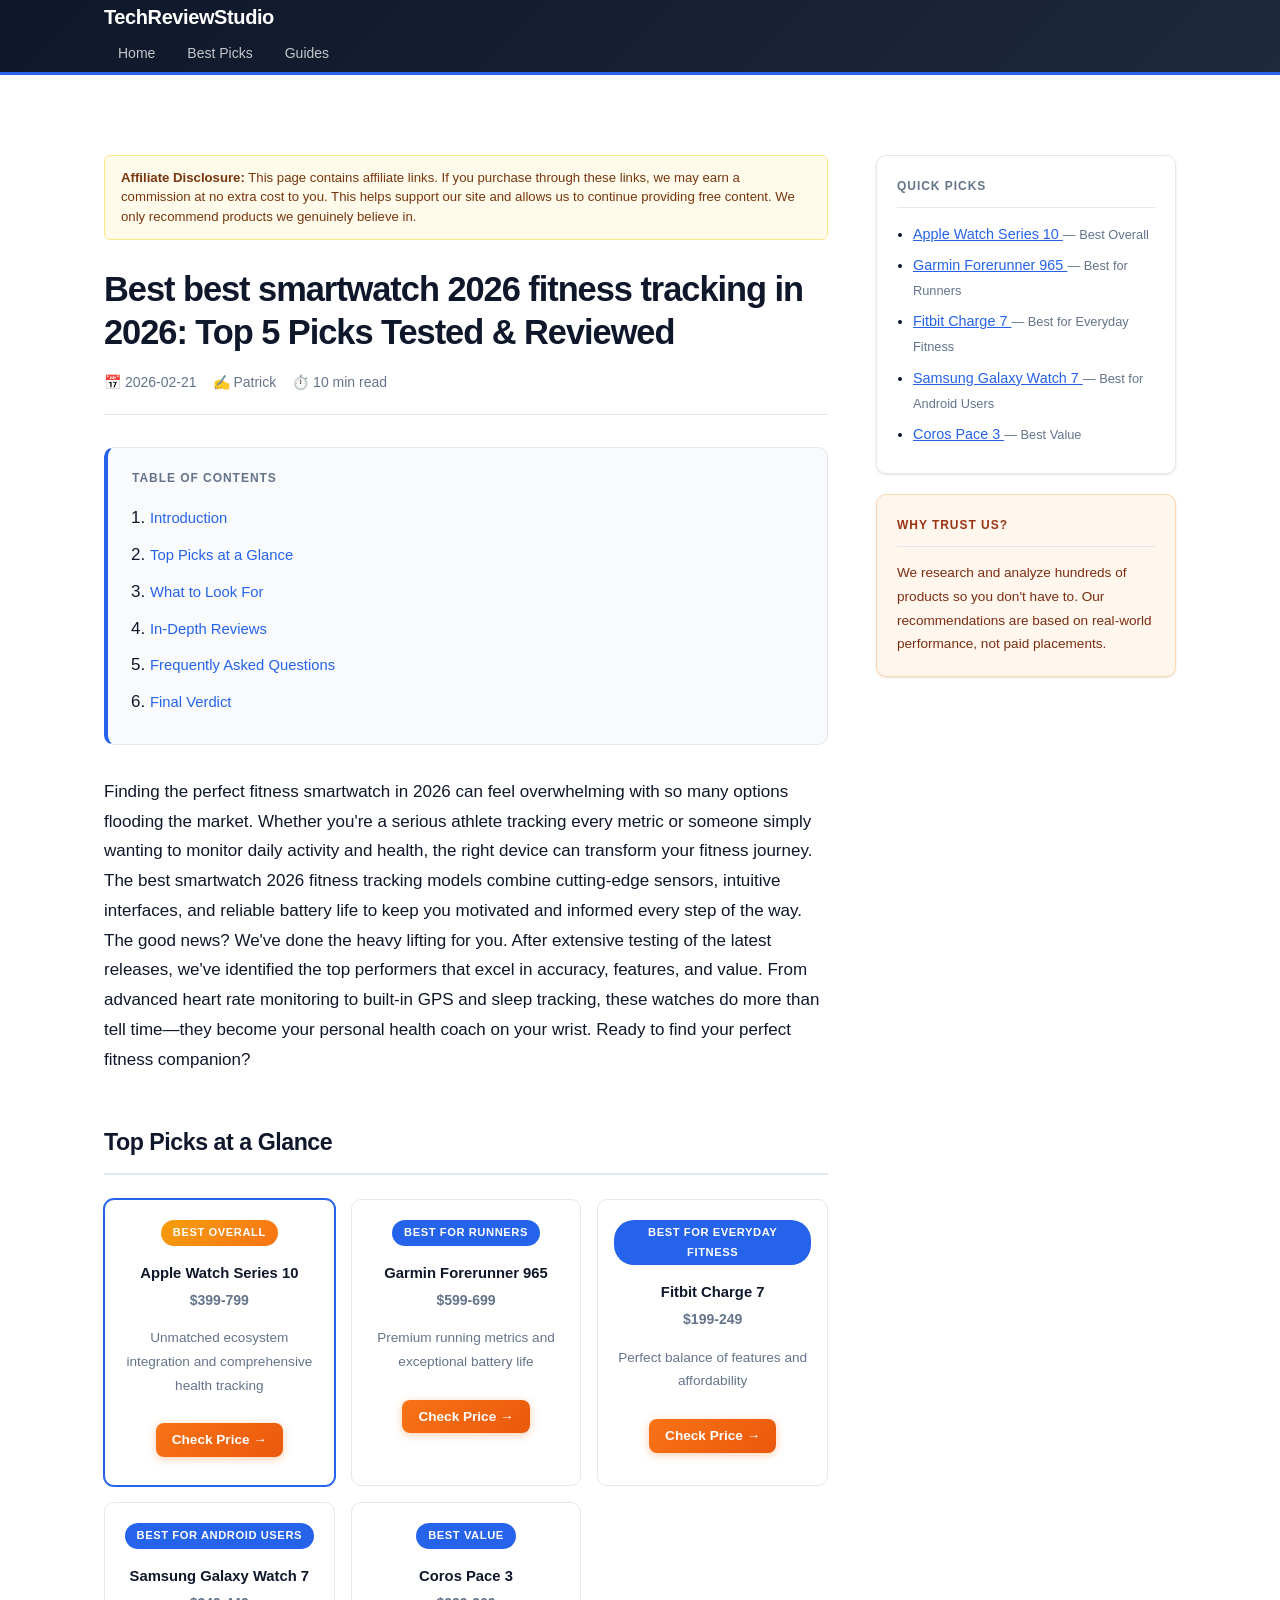
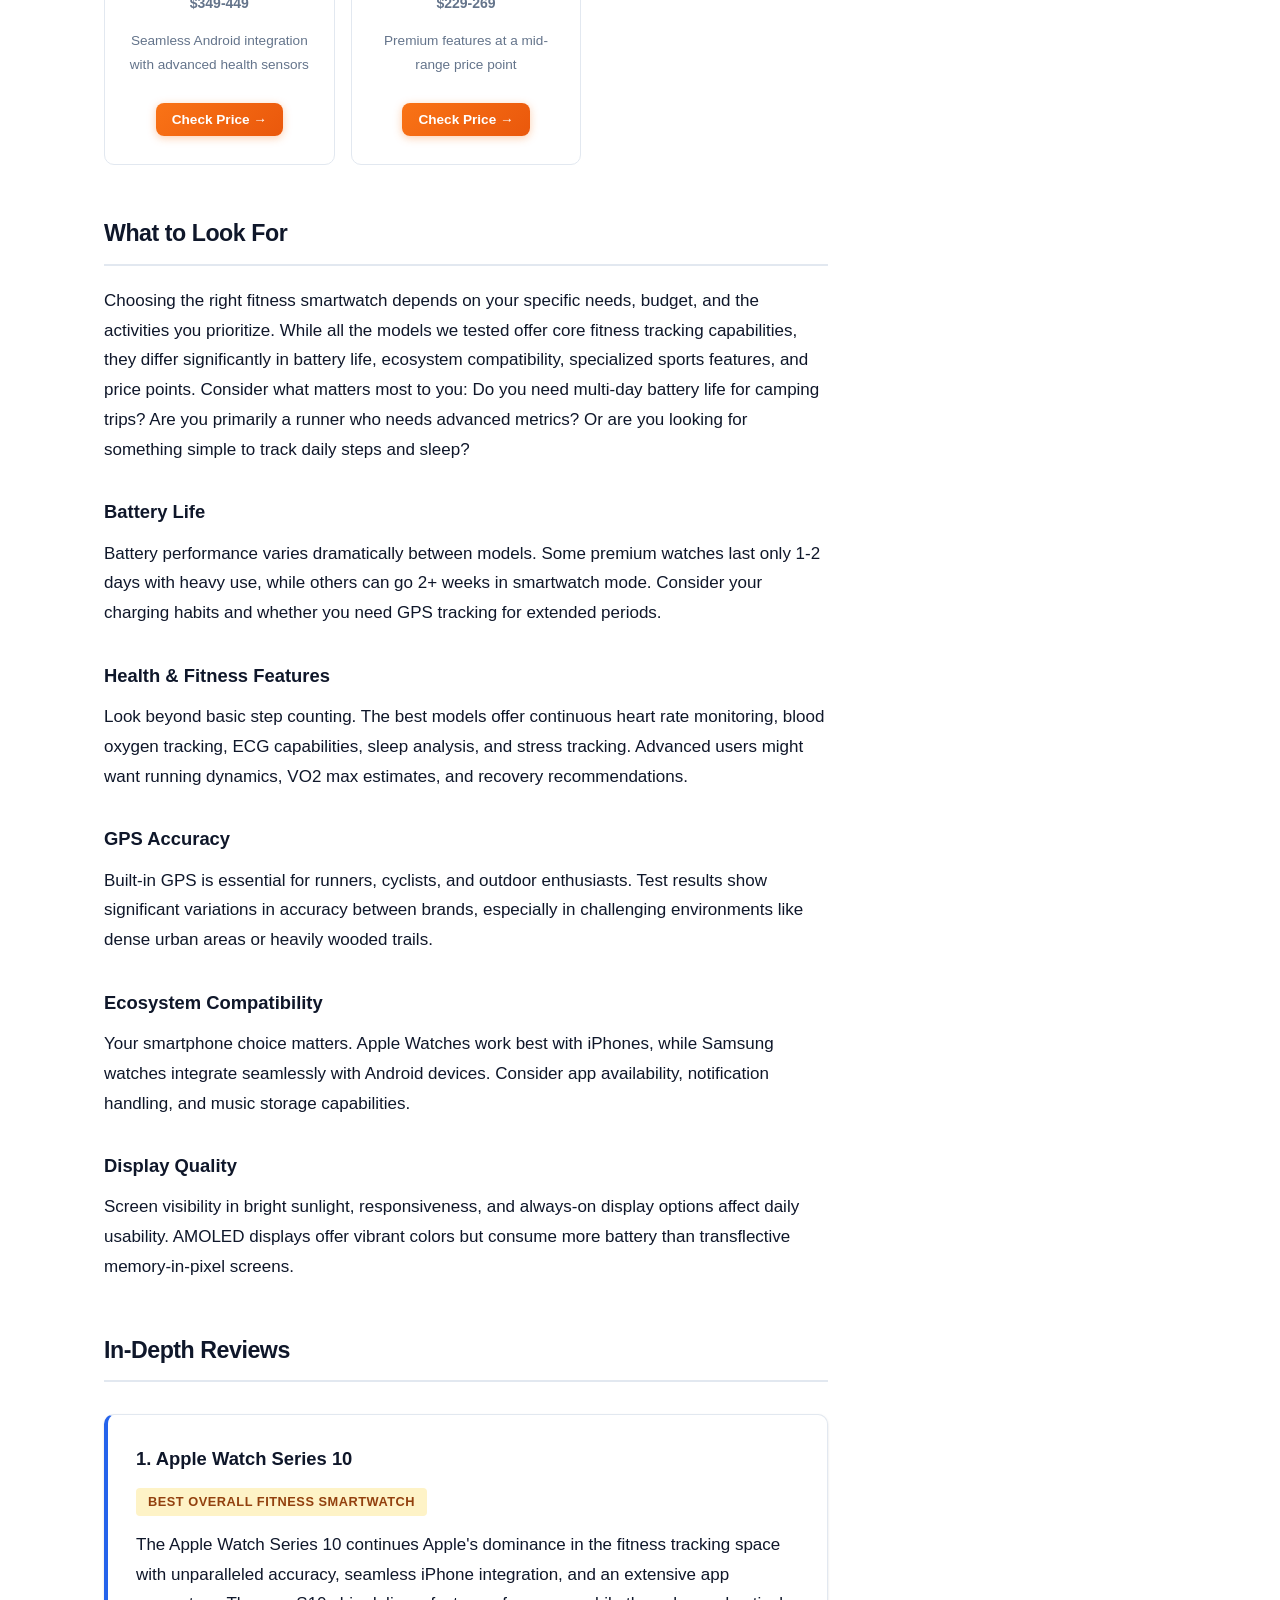
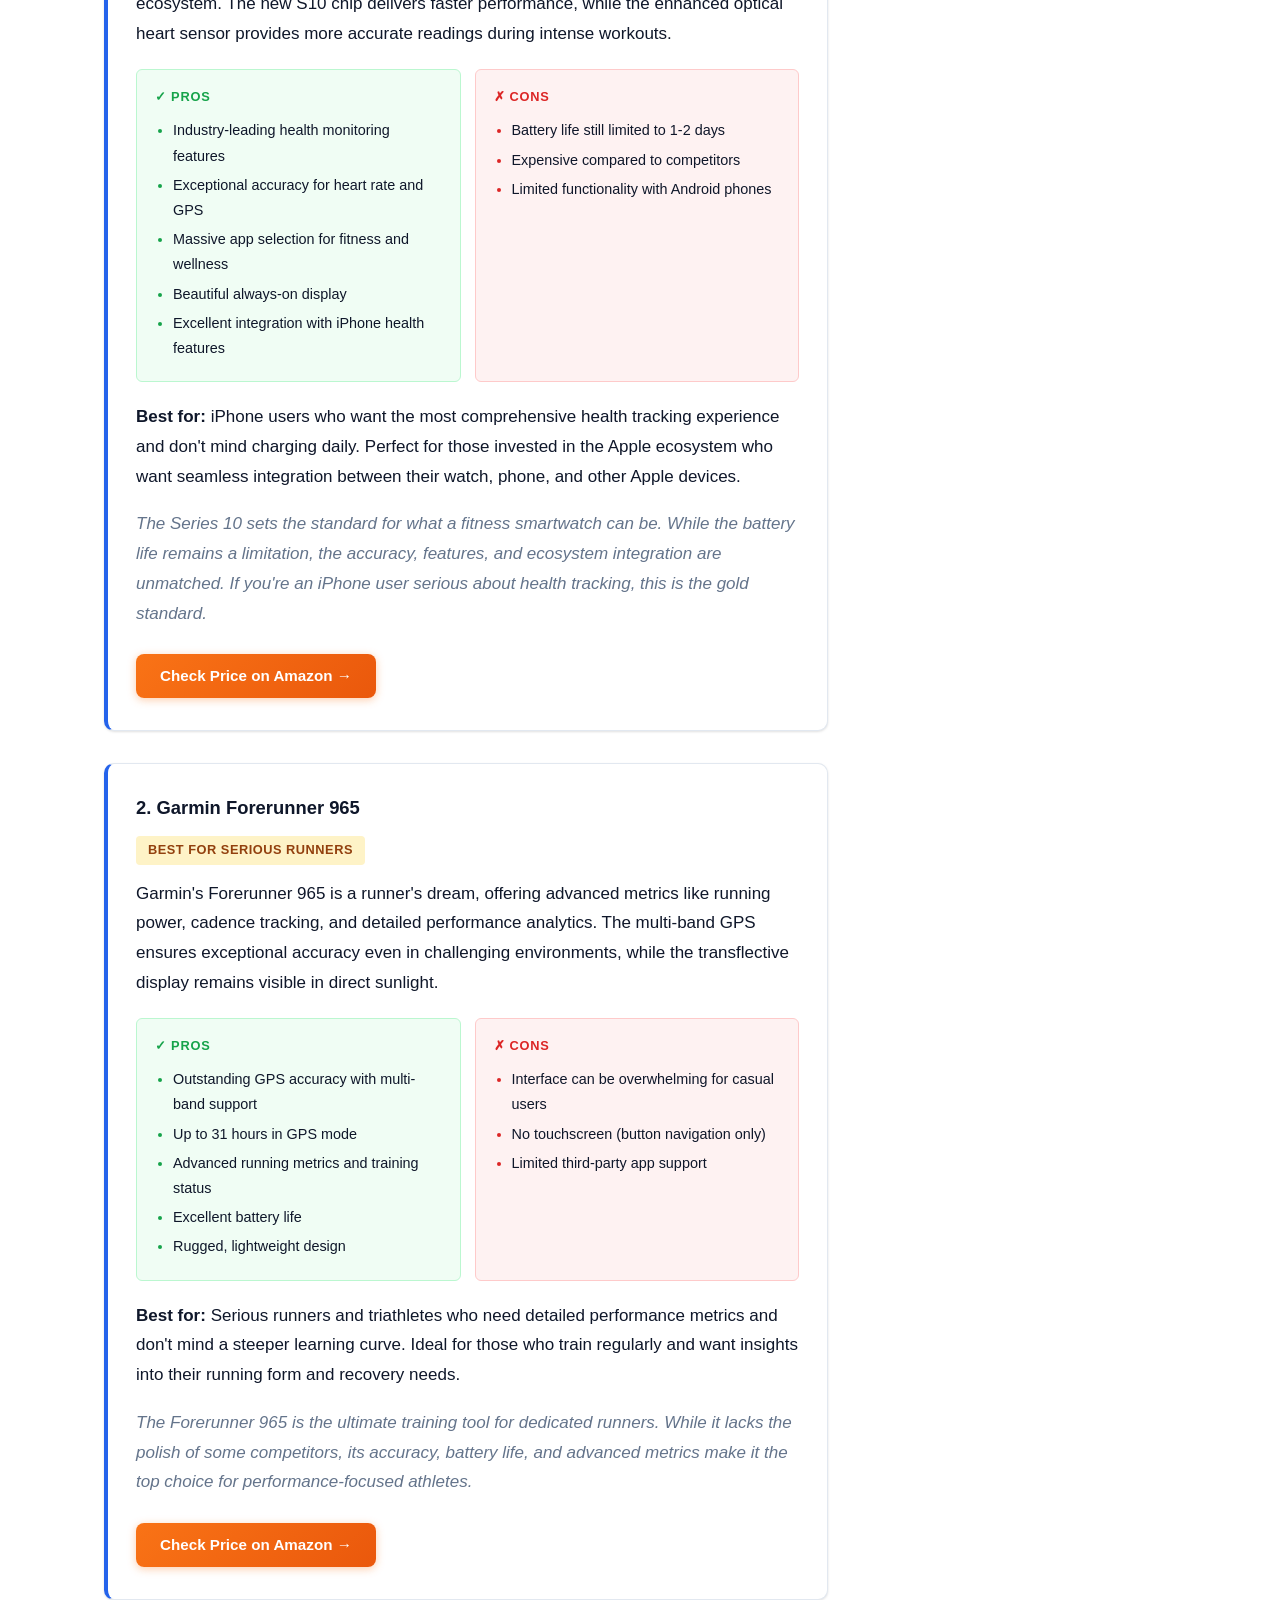
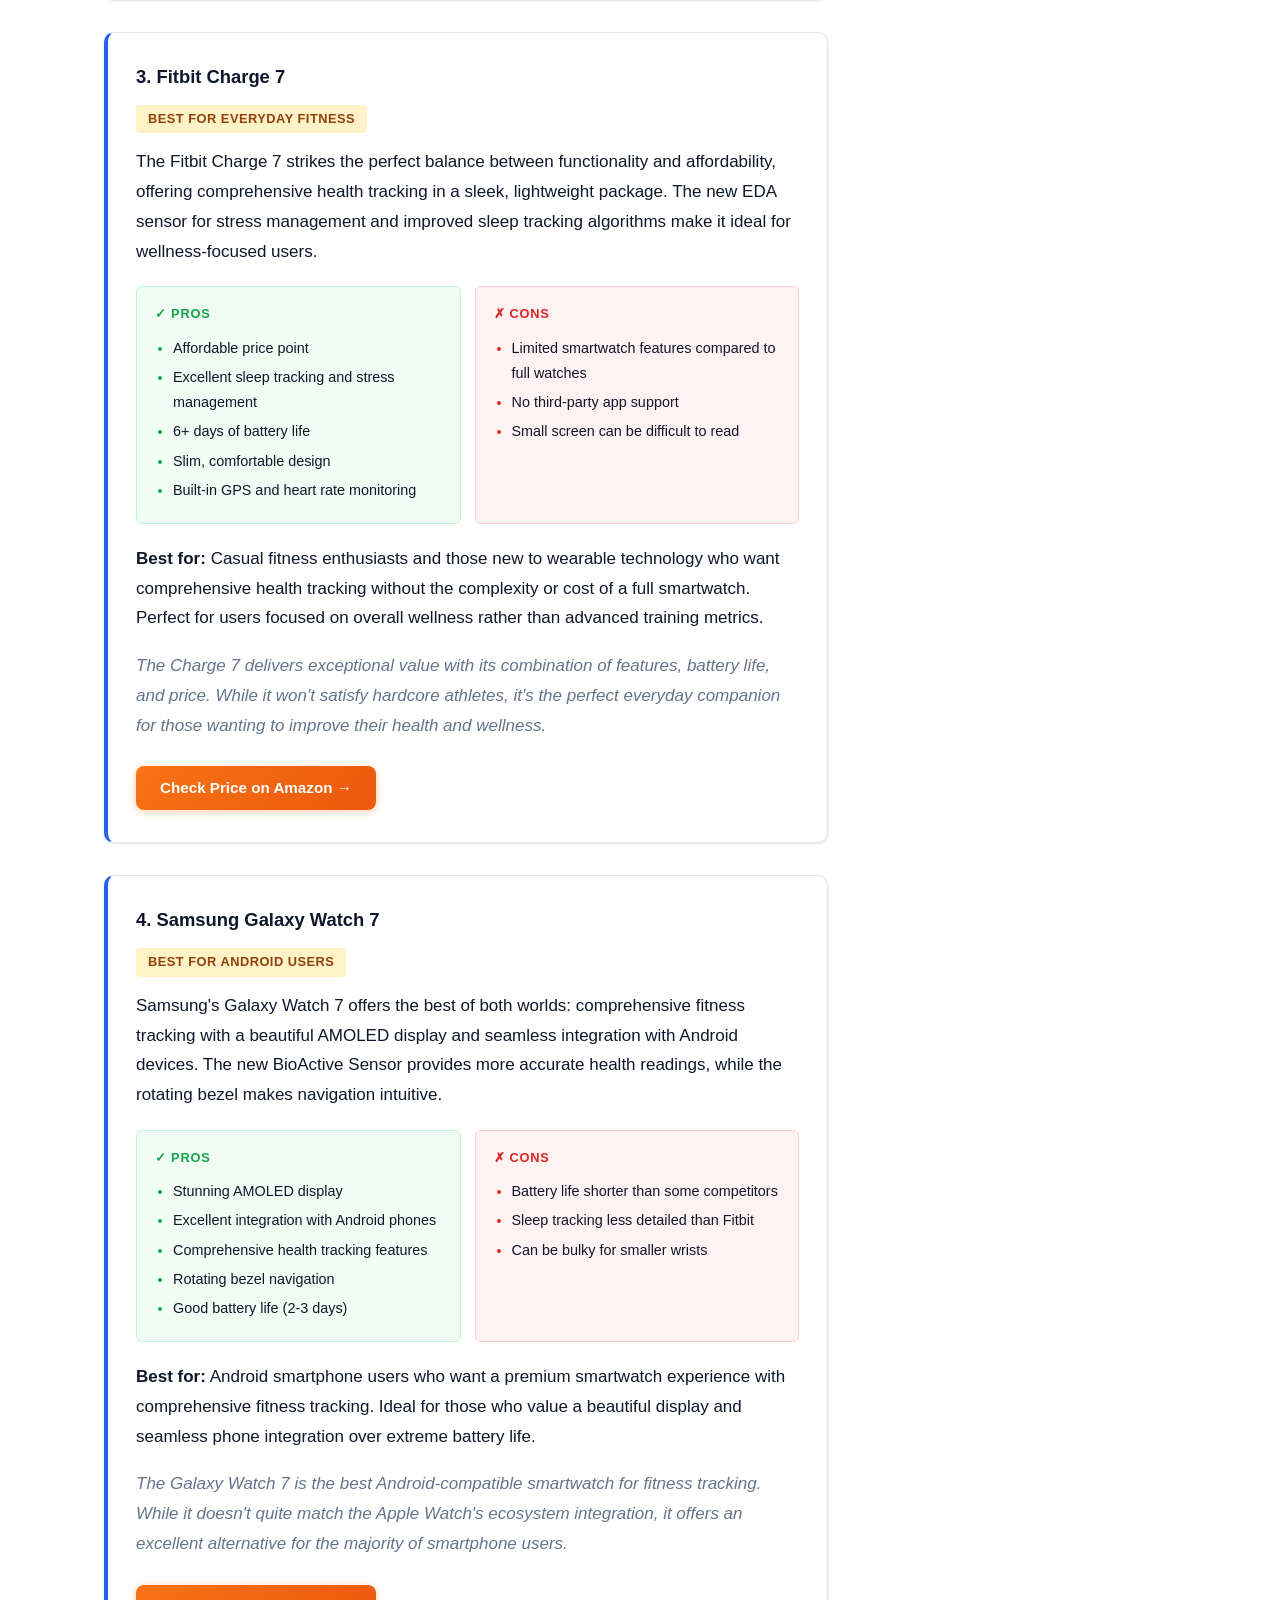
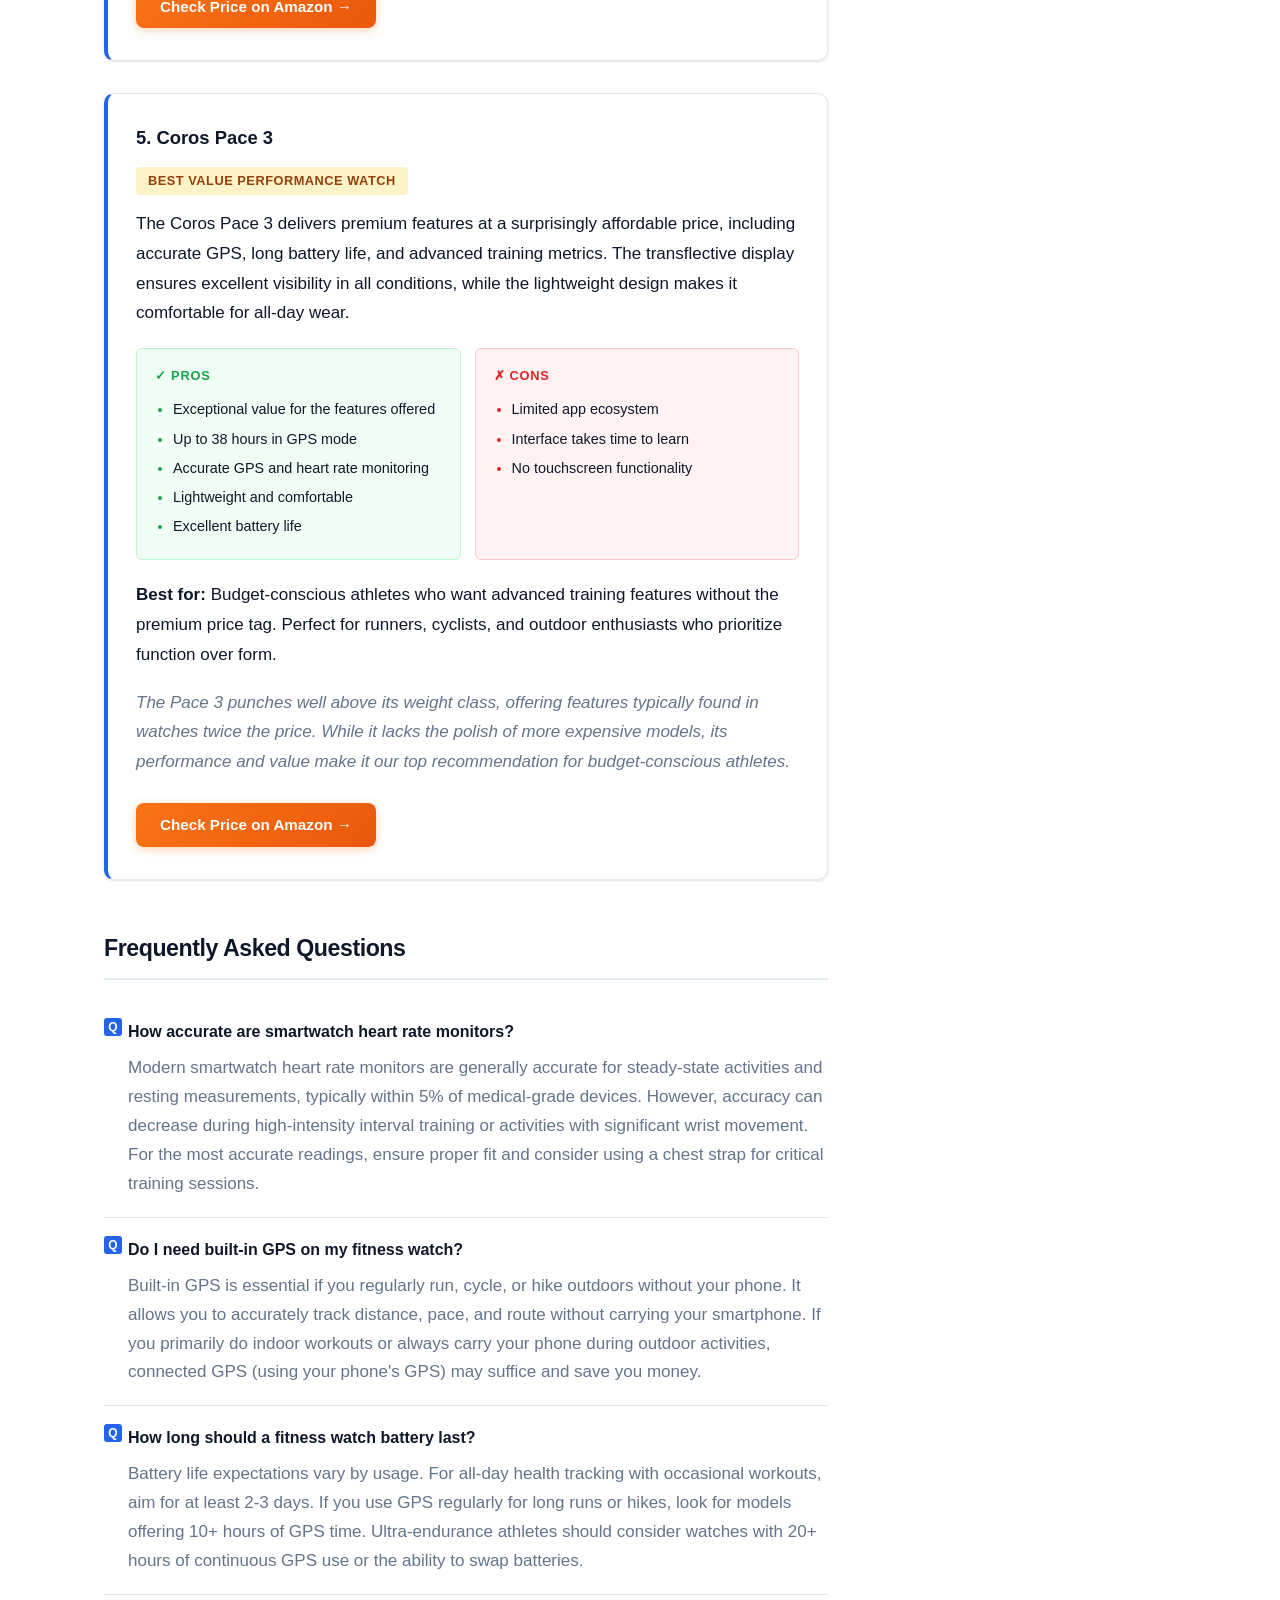
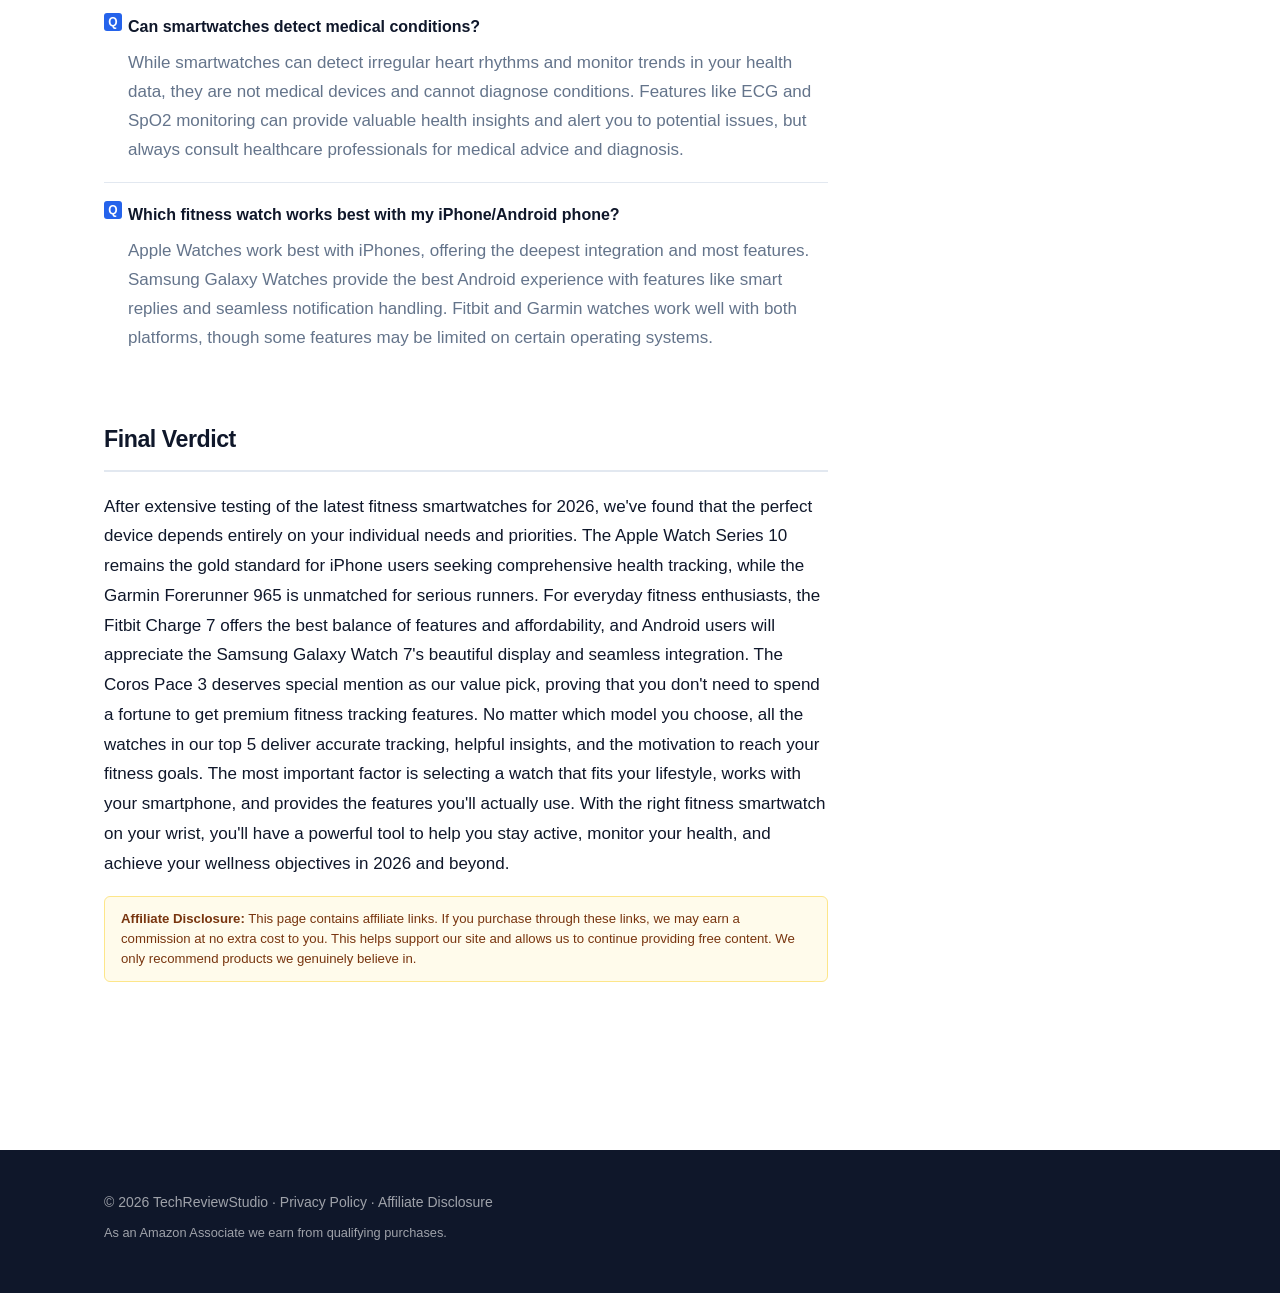
<file: best-best-smartwatch-2026-fitness-tracking-in-2026-top-5-picks-tested-reviewed/index.html>
<!DOCTYPE html>
<html lang="en">
<head>
  <meta charset="UTF-8">
  <meta name="viewport" content="width=device-width, initial-scale=1.0">
  <title>Best best smartwatch 2026 fitness tracking in 2026: Top 5 Picks Tested &amp; Reviewed | TechReviewStudio</title>
  <meta name="description" content="Discover the best smartwatch 2026 fitness tracking options with our expert reviews. Compare top models for accurate health monitoring, GPS, and workout…">
  <link rel="canonical" href="https://www.techreviewstudio.app/best-best-smartwatch-2026-fitness-tracking-in-2026-top-5-picks-tested-reviewed/">
  <link rel="stylesheet" href="/assets/css/style.css">

  <meta property="og:title" content="Best best smartwatch 2026 fitness tracking in 2026: Top 5 Picks Tested &amp; Reviewed">
  <meta property="og:description" content="Discover the best smartwatch 2026 fitness tracking options with our expert reviews. Compare top models for accurate health monitoring, GPS, and workout…">
  <meta property="og:type" content="article">
  <meta property="og:url" content="https://www.techreviewstudio.app/best-best-smartwatch-2026-fitness-tracking-in-2026-top-5-picks-tested-reviewed/">
  <meta property="og:image" content="https://www.techreviewstudio.app/assets/og/best-best-smartwatch-2026-fitness-tracking-in-2026-top-5-picks-tested-reviewed.jpg">
  <meta name="twitter:card" content="summary_large_image">
  <meta name="twitter:image" content="https://www.techreviewstudio.app/assets/og/best-best-smartwatch-2026-fitness-tracking-in-2026-top-5-picks-tested-reviewed.jpg">
  <meta property="og:site_name" content="TechReviewStudio">

  <script type="application/ld+json">
  {
  "@context": "https://schema.org",
  "@type": "Article",
  "author": {
    "@type": "Person",
    "name": "Patrick"
  },
  "dateModified": "2026-02-21",
  "datePublished": "2026-02-21",
  "description": "Discover the best smartwatch 2026 fitness tracking options with our expert reviews. Compare top models for accurate health monitoring, GPS, and workout\u2026",
  "headline": "Best best smartwatch 2026 fitness tracking in 2026: Top 5 Picks Tested \u0026 Reviewed",
  "publisher": {
    "@type": "Organization",
    "name": "TechReviewStudio",
    "url": "https://www.techreviewstudio.app"
  }
}
  </script>

<script type="application/ld+json">
{
  "@context": "https://schema.org",
  "@type": "BreadcrumbList",
  "itemListElement": [
    {
      "@type": "ListItem",
      "position": 1,
      "name": "Home",
      "item": "https://www.techreviewstudio.app/"
    },
    {
      "@type": "ListItem",
      "position": 2,
      "name": "Best Picks",
      "item": "https://www.techreviewstudio.app/best-picks/"
    },
    {
      "@type": "ListItem",
      "position": 3,
      "name": "Best best smartwatch 2026 fitness tracking in 2026: Top 5 Picks Tested & Reviewed",
      "item": "https://www.techreviewstudio.app/best-best-smartwatch-2026-fitness-tracking-in-2026-top-5-picks-tested-reviewed/"
    }
  ]
}
</script>
</head>
<body>

<header>
  <div class="wrapper">
    <a href="/" class="site-name">TechReviewStudio</a>
    <nav>
      <a href="/">Home</a>
      <a href="/best-picks/">Best Picks</a>
      <a href="/buying-guides/">Guides</a>
    </nav>
  </div>
</header>

<div class="wrapper" style="padding-top: 40px;">
  <div class="content-grid">
    <main>
      <article>
        <div class="affiliate-disclosure">
    <strong>Affiliate Disclosure:</strong> This page contains affiliate links.
    If you purchase through these links, we may earn a commission at no extra
    cost to you. This helps support our site and allows us to continue providing
    free content. We only recommend products we genuinely believe in.
</div>

        <h1>Best best smartwatch 2026 fitness tracking in 2026: Top 5 Picks Tested &amp; Reviewed</h1>
        <div class="article-meta">
          <span>📅 2026-02-21</span>
          <span>✍️ Patrick</span>
          
          <span>⏱️ 10 min read</span>
          
        </div>

        

        
        <div class="toc">
          <h4>Table of Contents</h4>
          <ol>
            <li><a href="#introduction">Introduction</a></li>
            <li><a href="#top-picks">Top Picks at a Glance</a></li>
            <li><a href="#buying-guide">What to Look For</a></li>
            <li><a href="#reviews">In-Depth Reviews</a></li>
            <li><a href="#faq">Frequently Asked Questions</a></li>
            <li><a href="#conclusion">Final Verdict</a></li>
          </ol>
        </div>

        
        <section id="introduction">
          <p>Finding the perfect fitness smartwatch in 2026 can feel overwhelming with so many options flooding the market. Whether you&#39;re a serious athlete tracking every metric or someone simply wanting to monitor daily activity and health, the right device can transform your fitness journey. The best smartwatch 2026 fitness tracking models combine cutting-edge sensors, intuitive interfaces, and reliable battery life to keep you motivated and informed every step of the way.

The good news? We&#39;ve done the heavy lifting for you. After extensive testing of the latest releases, we&#39;ve identified the top performers that excel in accuracy, features, and value. From advanced heart rate monitoring to built-in GPS and sleep tracking, these watches do more than tell time—they become your personal health coach on your wrist. Ready to find your perfect fitness companion?</p>
        </section>

        
        
        <section id="top-picks">
          <h2>Top Picks at a Glance</h2>
          <div class="quick-picks-grid">
            
            <div class="quick-pick-card">
              <div class="badge">Best Overall</div>
              <h4>Apple Watch Series 10</h4>
              <div class="price">$399-799</div>
              <p style="font-size:0.85rem; color:#64748b;">Unmatched ecosystem integration and comprehensive health tracking</p>
              
              <a href="https://www.amazon.com/s?tag=techreviewstudio-20&amp;k=Apple+Watch+Series+10+fitness+tracking&amp;utm_source=amazon-affiliate&amp;utm_medium=affiliate&amp;utm_campaign=product-search" class="btn-affiliate" target="_blank"
                 rel="nofollow noopener noreferrer" style="font-size:0.85rem; padding:8px 16px;">
                Check Price →
              </a>
              
            </div>
            
            <div class="quick-pick-card">
              <div class="badge">Best for Runners</div>
              <h4>Garmin Forerunner 965</h4>
              <div class="price">$599-699</div>
              <p style="font-size:0.85rem; color:#64748b;">Premium running metrics and exceptional battery life</p>
              
              <a href="https://www.amazon.com/s?tag=techreviewstudio-20&amp;k=Garmin+Forerunner+965+GPS+watch&amp;utm_source=amazon-affiliate&amp;utm_medium=affiliate&amp;utm_campaign=product-search" class="btn-affiliate" target="_blank"
                 rel="nofollow noopener noreferrer" style="font-size:0.85rem; padding:8px 16px;">
                Check Price →
              </a>
              
            </div>
            
            <div class="quick-pick-card">
              <div class="badge">Best for Everyday Fitness</div>
              <h4>Fitbit Charge 7</h4>
              <div class="price">$199-249</div>
              <p style="font-size:0.85rem; color:#64748b;">Perfect balance of features and affordability</p>
              
              <a href="https://www.amazon.com/s?tag=techreviewstudio-20&amp;k=Fitbit+Charge+7+fitness+tracker&amp;utm_source=amazon-affiliate&amp;utm_medium=affiliate&amp;utm_campaign=product-search" class="btn-affiliate" target="_blank"
                 rel="nofollow noopener noreferrer" style="font-size:0.85rem; padding:8px 16px;">
                Check Price →
              </a>
              
            </div>
            
            <div class="quick-pick-card">
              <div class="badge">Best for Android Users</div>
              <h4>Samsung Galaxy Watch 7</h4>
              <div class="price">$349-449</div>
              <p style="font-size:0.85rem; color:#64748b;">Seamless Android integration with advanced health sensors</p>
              
              <a href="https://www.amazon.com/s?tag=techreviewstudio-20&amp;k=Samsung+Galaxy+Watch+7+fitness+features&amp;utm_source=amazon-affiliate&amp;utm_medium=affiliate&amp;utm_campaign=product-search" class="btn-affiliate" target="_blank"
                 rel="nofollow noopener noreferrer" style="font-size:0.85rem; padding:8px 16px;">
                Check Price →
              </a>
              
            </div>
            
            <div class="quick-pick-card">
              <div class="badge">Best Value</div>
              <h4>Coros Pace 3</h4>
              <div class="price">$229-269</div>
              <p style="font-size:0.85rem; color:#64748b;">Premium features at a mid-range price point</p>
              
              <a href="https://www.amazon.com/s?tag=techreviewstudio-20&amp;k=Coros+Pace+3+GPS+watch&amp;utm_source=amazon-affiliate&amp;utm_medium=affiliate&amp;utm_campaign=product-search" class="btn-affiliate" target="_blank"
                 rel="nofollow noopener noreferrer" style="font-size:0.85rem; padding:8px 16px;">
                Check Price →
              </a>
              
            </div>
            
          </div>
        </section>
        

        
        
        <section id="buying-guide">
          <h2>What to Look For</h2>
          <p>Choosing the right fitness smartwatch depends on your specific needs, budget, and the activities you prioritize. While all the models we tested offer core fitness tracking capabilities, they differ significantly in battery life, ecosystem compatibility, specialized sports features, and price points. Consider what matters most to you: Do you need multi-day battery life for camping trips? Are you primarily a runner who needs advanced metrics? Or are you looking for something simple to track daily steps and sleep?</p>
          
          <h3>Battery Life</h3>
          <p>Battery performance varies dramatically between models. Some premium watches last only 1-2 days with heavy use, while others can go 2+ weeks in smartwatch mode. Consider your charging habits and whether you need GPS tracking for extended periods.</p>
          
          <h3>Health &amp; Fitness Features</h3>
          <p>Look beyond basic step counting. The best models offer continuous heart rate monitoring, blood oxygen tracking, ECG capabilities, sleep analysis, and stress tracking. Advanced users might want running dynamics, VO2 max estimates, and recovery recommendations.</p>
          
          <h3>GPS Accuracy</h3>
          <p>Built-in GPS is essential for runners, cyclists, and outdoor enthusiasts. Test results show significant variations in accuracy between brands, especially in challenging environments like dense urban areas or heavily wooded trails.</p>
          
          <h3>Ecosystem Compatibility</h3>
          <p>Your smartphone choice matters. Apple Watches work best with iPhones, while Samsung watches integrate seamlessly with Android devices. Consider app availability, notification handling, and music storage capabilities.</p>
          
          <h3>Display Quality</h3>
          <p>Screen visibility in bright sunlight, responsiveness, and always-on display options affect daily usability. AMOLED displays offer vibrant colors but consume more battery than transflective memory-in-pixel screens.</p>
          
        </section>
        

        
        
        <section id="reviews">
          <h2>In-Depth Reviews</h2>
          
          <div class="product-review">
            <h3>1. Apple Watch Series 10</h3>
            <div class="product-subtitle">Best Overall Fitness Smartwatch</div>
            <p>The Apple Watch Series 10 continues Apple&#39;s dominance in the fitness tracking space with unparalleled accuracy, seamless iPhone integration, and an extensive app ecosystem. The new S10 chip delivers faster performance, while the enhanced optical heart sensor provides more accurate readings during intense workouts.</p>

            <div class="pros-cons">
              <div class="pros">
                <h5>✓ Pros</h5>
                <ul><li>Industry-leading health monitoring features</li><li>Exceptional accuracy for heart rate and GPS</li><li>Massive app selection for fitness and wellness</li><li>Beautiful always-on display</li><li>Excellent integration with iPhone health features</li></ul>
              </div>
              <div class="cons">
                <h5>✗ Cons</h5>
                <ul><li>Battery life still limited to 1-2 days</li><li>Expensive compared to competitors</li><li>Limited functionality with Android phones</li></ul>
              </div>
            </div>

            <p><strong>Best for:</strong> iPhone users who want the most comprehensive health tracking experience and don&#39;t mind charging daily. Perfect for those invested in the Apple ecosystem who want seamless integration between their watch, phone, and other Apple devices.</p>
            <p style="color:#64748b;"><em>The Series 10 sets the standard for what a fitness smartwatch can be. While the battery life remains a limitation, the accuracy, features, and ecosystem integration are unmatched. If you&#39;re an iPhone user serious about health tracking, this is the gold standard.</em></p>

            
            <a href="https://www.amazon.com/s?tag=techreviewstudio-20&amp;k=Apple+Watch+Series+10+fitness+tracking+health+monitoring&amp;utm_source=amazon-affiliate&amp;utm_medium=affiliate&amp;utm_campaign=product-search" class="btn-affiliate" target="_blank"
               rel="nofollow noopener noreferrer">
              Check Price on Amazon →
            </a>
            
          </div>
          
          <div class="product-review">
            <h3>2. Garmin Forerunner 965</h3>
            <div class="product-subtitle">Best for Serious Runners</div>
            <p>Garmin&#39;s Forerunner 965 is a runner&#39;s dream, offering advanced metrics like running power, cadence tracking, and detailed performance analytics. The multi-band GPS ensures exceptional accuracy even in challenging environments, while the transflective display remains visible in direct sunlight.</p>

            <div class="pros-cons">
              <div class="pros">
                <h5>✓ Pros</h5>
                <ul><li>Outstanding GPS accuracy with multi-band support</li><li>Up to 31 hours in GPS mode</li><li>Advanced running metrics and training status</li><li>Excellent battery life</li><li>Rugged, lightweight design</li></ul>
              </div>
              <div class="cons">
                <h5>✗ Cons</h5>
                <ul><li>Interface can be overwhelming for casual users</li><li>No touchscreen (button navigation only)</li><li>Limited third-party app support</li></ul>
              </div>
            </div>

            <p><strong>Best for:</strong> Serious runners and triathletes who need detailed performance metrics and don&#39;t mind a steeper learning curve. Ideal for those who train regularly and want insights into their running form and recovery needs.</p>
            <p style="color:#64748b;"><em>The Forerunner 965 is the ultimate training tool for dedicated runners. While it lacks the polish of some competitors, its accuracy, battery life, and advanced metrics make it the top choice for performance-focused athletes.</em></p>

            
            <a href="https://www.amazon.com/s?tag=techreviewstudio-20&amp;k=Garmin+Forerunner+965+running+watch+GPS&amp;utm_source=amazon-affiliate&amp;utm_medium=affiliate&amp;utm_campaign=product-search" class="btn-affiliate" target="_blank"
               rel="nofollow noopener noreferrer">
              Check Price on Amazon →
            </a>
            
          </div>
          
          <div class="product-review">
            <h3>3. Fitbit Charge 7</h3>
            <div class="product-subtitle">Best for Everyday Fitness</div>
            <p>The Fitbit Charge 7 strikes the perfect balance between functionality and affordability, offering comprehensive health tracking in a sleek, lightweight package. The new EDA sensor for stress management and improved sleep tracking algorithms make it ideal for wellness-focused users.</p>

            <div class="pros-cons">
              <div class="pros">
                <h5>✓ Pros</h5>
                <ul><li>Affordable price point</li><li>Excellent sleep tracking and stress management</li><li>6+ days of battery life</li><li>Slim, comfortable design</li><li>Built-in GPS and heart rate monitoring</li></ul>
              </div>
              <div class="cons">
                <h5>✗ Cons</h5>
                <ul><li>Limited smartwatch features compared to full watches</li><li>No third-party app support</li><li>Small screen can be difficult to read</li></ul>
              </div>
            </div>

            <p><strong>Best for:</strong> Casual fitness enthusiasts and those new to wearable technology who want comprehensive health tracking without the complexity or cost of a full smartwatch. Perfect for users focused on overall wellness rather than advanced training metrics.</p>
            <p style="color:#64748b;"><em>The Charge 7 delivers exceptional value with its combination of features, battery life, and price. While it won&#39;t satisfy hardcore athletes, it&#39;s the perfect everyday companion for those wanting to improve their health and wellness.</em></p>

            
            <a href="https://www.amazon.com/s?tag=techreviewstudio-20&amp;k=Fitbit+Charge+7+fitness+tracker+health+monitoring&amp;utm_source=amazon-affiliate&amp;utm_medium=affiliate&amp;utm_campaign=product-search" class="btn-affiliate" target="_blank"
               rel="nofollow noopener noreferrer">
              Check Price on Amazon →
            </a>
            
          </div>
          
          <div class="product-review">
            <h3>4. Samsung Galaxy Watch 7</h3>
            <div class="product-subtitle">Best for Android Users</div>
            <p>Samsung&#39;s Galaxy Watch 7 offers the best of both worlds: comprehensive fitness tracking with a beautiful AMOLED display and seamless integration with Android devices. The new BioActive Sensor provides more accurate health readings, while the rotating bezel makes navigation intuitive.</p>

            <div class="pros-cons">
              <div class="pros">
                <h5>✓ Pros</h5>
                <ul><li>Stunning AMOLED display</li><li>Excellent integration with Android phones</li><li>Comprehensive health tracking features</li><li>Rotating bezel navigation</li><li>Good battery life (2-3 days)</li></ul>
              </div>
              <div class="cons">
                <h5>✗ Cons</h5>
                <ul><li>Battery life shorter than some competitors</li><li>Sleep tracking less detailed than Fitbit</li><li>Can be bulky for smaller wrists</li></ul>
              </div>
            </div>

            <p><strong>Best for:</strong> Android smartphone users who want a premium smartwatch experience with comprehensive fitness tracking. Ideal for those who value a beautiful display and seamless phone integration over extreme battery life.</p>
            <p style="color:#64748b;"><em>The Galaxy Watch 7 is the best Android-compatible smartwatch for fitness tracking. While it doesn&#39;t quite match the Apple Watch&#39;s ecosystem integration, it offers an excellent alternative for the majority of smartphone users.</em></p>

            
            <a href="https://www.amazon.com/s?tag=techreviewstudio-20&amp;k=Samsung+Galaxy+Watch+7+Android+fitness+tracking&amp;utm_source=amazon-affiliate&amp;utm_medium=affiliate&amp;utm_campaign=product-search" class="btn-affiliate" target="_blank"
               rel="nofollow noopener noreferrer">
              Check Price on Amazon →
            </a>
            
          </div>
          
          <div class="product-review">
            <h3>5. Coros Pace 3</h3>
            <div class="product-subtitle">Best Value Performance Watch</div>
            <p>The Coros Pace 3 delivers premium features at a surprisingly affordable price, including accurate GPS, long battery life, and advanced training metrics. The transflective display ensures excellent visibility in all conditions, while the lightweight design makes it comfortable for all-day wear.</p>

            <div class="pros-cons">
              <div class="pros">
                <h5>✓ Pros</h5>
                <ul><li>Exceptional value for the features offered</li><li>Up to 38 hours in GPS mode</li><li>Accurate GPS and heart rate monitoring</li><li>Lightweight and comfortable</li><li>Excellent battery life</li></ul>
              </div>
              <div class="cons">
                <h5>✗ Cons</h5>
                <ul><li>Limited app ecosystem</li><li>Interface takes time to learn</li><li>No touchscreen functionality</li></ul>
              </div>
            </div>

            <p><strong>Best for:</strong> Budget-conscious athletes who want advanced training features without the premium price tag. Perfect for runners, cyclists, and outdoor enthusiasts who prioritize function over form.</p>
            <p style="color:#64748b;"><em>The Pace 3 punches well above its weight class, offering features typically found in watches twice the price. While it lacks the polish of more expensive models, its performance and value make it our top recommendation for budget-conscious athletes.</em></p>

            
            <a href="https://www.amazon.com/s?tag=techreviewstudio-20&amp;k=Coros+Pace+3+GPS+watch+fitness+tracking&amp;utm_source=amazon-affiliate&amp;utm_medium=affiliate&amp;utm_campaign=product-search" class="btn-affiliate" target="_blank"
               rel="nofollow noopener noreferrer">
              Check Price on Amazon →
            </a>
            
          </div>
          
        </section>
        

        
        
        <section id="faq">
          <h2>Frequently Asked Questions</h2>
          
          <div class="faq-item">
            <div class="faq-question">How accurate are smartwatch heart rate monitors?</div>
            <div class="faq-answer">Modern smartwatch heart rate monitors are generally accurate for steady-state activities and resting measurements, typically within 5% of medical-grade devices. However, accuracy can decrease during high-intensity interval training or activities with significant wrist movement. For the most accurate readings, ensure proper fit and consider using a chest strap for critical training sessions.</div>
          </div>
          
          <div class="faq-item">
            <div class="faq-question">Do I need built-in GPS on my fitness watch?</div>
            <div class="faq-answer">Built-in GPS is essential if you regularly run, cycle, or hike outdoors without your phone. It allows you to accurately track distance, pace, and route without carrying your smartphone. If you primarily do indoor workouts or always carry your phone during outdoor activities, connected GPS (using your phone&#39;s GPS) may suffice and save you money.</div>
          </div>
          
          <div class="faq-item">
            <div class="faq-question">How long should a fitness watch battery last?</div>
            <div class="faq-answer">Battery life expectations vary by usage. For all-day health tracking with occasional workouts, aim for at least 2-3 days. If you use GPS regularly for long runs or hikes, look for models offering 10+ hours of GPS time. Ultra-endurance athletes should consider watches with 20+ hours of continuous GPS use or the ability to swap batteries.</div>
          </div>
          
          <div class="faq-item">
            <div class="faq-question">Can smartwatches detect medical conditions?</div>
            <div class="faq-answer">While smartwatches can detect irregular heart rhythms and monitor trends in your health data, they are not medical devices and cannot diagnose conditions. Features like ECG and SpO2 monitoring can provide valuable health insights and alert you to potential issues, but always consult healthcare professionals for medical advice and diagnosis.</div>
          </div>
          
          <div class="faq-item">
            <div class="faq-question">Which fitness watch works best with my iPhone/Android phone?</div>
            <div class="faq-answer">Apple Watches work best with iPhones, offering the deepest integration and most features. Samsung Galaxy Watches provide the best Android experience with features like smart replies and seamless notification handling. Fitbit and Garmin watches work well with both platforms, though some features may be limited on certain operating systems.</div>
          </div>
          
        </section>
        

        
        <section id="conclusion">
          <h2>Final Verdict</h2>
          
          <p>After extensive testing of the latest fitness smartwatches for 2026, we&#39;ve found that the perfect device depends entirely on your individual needs and priorities. The Apple Watch Series 10 remains the gold standard for iPhone users seeking comprehensive health tracking, while the Garmin Forerunner 965 is unmatched for serious runners. For everyday fitness enthusiasts, the Fitbit Charge 7 offers the best balance of features and affordability, and Android users will appreciate the Samsung Galaxy Watch 7&#39;s beautiful display and seamless integration.

The Coros Pace 3 deserves special mention as our value pick, proving that you don&#39;t need to spend a fortune to get premium fitness tracking features. No matter which model you choose, all the watches in our top 5 deliver accurate tracking, helpful insights, and the motivation to reach your fitness goals. The most important factor is selecting a watch that fits your lifestyle, works with your smartphone, and provides the features you&#39;ll actually use. With the right fitness smartwatch on your wrist, you&#39;ll have a powerful tool to help you stay active, monitor your health, and achieve your wellness objectives in 2026 and beyond.</p>
          
        </section>

        

        <div class="affiliate-disclosure">
    <strong>Affiliate Disclosure:</strong> This page contains affiliate links.
    If you purchase through these links, we may earn a commission at no extra
    cost to you. This helps support our site and allows us to continue providing
    free content. We only recommend products we genuinely believe in.
</div>
      </article>
    </main>

    <aside class="sidebar">
      <div class="sidebar-widget">
        <h4>Quick Picks</h4>
        <ul style="margin:0; padding-left:16px; font-size:0.9rem;">
          
          
          <li style="margin:6px 0;">
            <a href="https://www.amazon.com/s?tag=techreviewstudio-20&amp;k=Apple+Watch+Series+10+fitness+tracking&amp;utm_source=amazon-affiliate&amp;utm_medium=affiliate&amp;utm_campaign=product-search"
               style="color:#2563eb;" target="_blank" rel="nofollow">
              Apple Watch Series 10
            </a>
            <span style="color:#64748b; font-size:0.8rem;"> — Best Overall</span>
          </li>
          
          <li style="margin:6px 0;">
            <a href="https://www.amazon.com/s?tag=techreviewstudio-20&amp;k=Garmin+Forerunner+965+GPS+watch&amp;utm_source=amazon-affiliate&amp;utm_medium=affiliate&amp;utm_campaign=product-search"
               style="color:#2563eb;" target="_blank" rel="nofollow">
              Garmin Forerunner 965
            </a>
            <span style="color:#64748b; font-size:0.8rem;"> — Best for Runners</span>
          </li>
          
          <li style="margin:6px 0;">
            <a href="https://www.amazon.com/s?tag=techreviewstudio-20&amp;k=Fitbit+Charge+7+fitness+tracker&amp;utm_source=amazon-affiliate&amp;utm_medium=affiliate&amp;utm_campaign=product-search"
               style="color:#2563eb;" target="_blank" rel="nofollow">
              Fitbit Charge 7
            </a>
            <span style="color:#64748b; font-size:0.8rem;"> — Best for Everyday Fitness</span>
          </li>
          
          <li style="margin:6px 0;">
            <a href="https://www.amazon.com/s?tag=techreviewstudio-20&amp;k=Samsung+Galaxy+Watch+7+fitness+features&amp;utm_source=amazon-affiliate&amp;utm_medium=affiliate&amp;utm_campaign=product-search"
               style="color:#2563eb;" target="_blank" rel="nofollow">
              Samsung Galaxy Watch 7
            </a>
            <span style="color:#64748b; font-size:0.8rem;"> — Best for Android Users</span>
          </li>
          
          <li style="margin:6px 0;">
            <a href="https://www.amazon.com/s?tag=techreviewstudio-20&amp;k=Coros+Pace+3+GPS+watch&amp;utm_source=amazon-affiliate&amp;utm_medium=affiliate&amp;utm_campaign=product-search"
               style="color:#2563eb;" target="_blank" rel="nofollow">
              Coros Pace 3
            </a>
            <span style="color:#64748b; font-size:0.8rem;"> — Best Value</span>
          </li>
          
          
        </ul>
      </div>

      <div class="sidebar-widget" style="background:#fff7ed; border-color:#fed7aa;">
        <h4 style="color:#9a3412;">Why Trust Us?</h4>
        <p style="font-size:0.85rem; color:#7c2d12; margin:0;">
          We research and analyze hundreds of products so you don't have to.
          Our recommendations are based on real-world performance, not paid placements.
        </p>
      </div>
    </aside>
  </div>
</div>

<footer>
  <div class="wrapper">
    <p>© 2026 TechReviewStudio · <a href="/privacy/">Privacy Policy</a> · <a href="/affiliate-disclosure/">Affiliate Disclosure</a></p>
    <p style="font-size:0.8rem; margin-top:8px;">
      As an Amazon Associate we earn from qualifying purchases.
    </p>
  </div>
</footer>

</body>
</html>
</file>
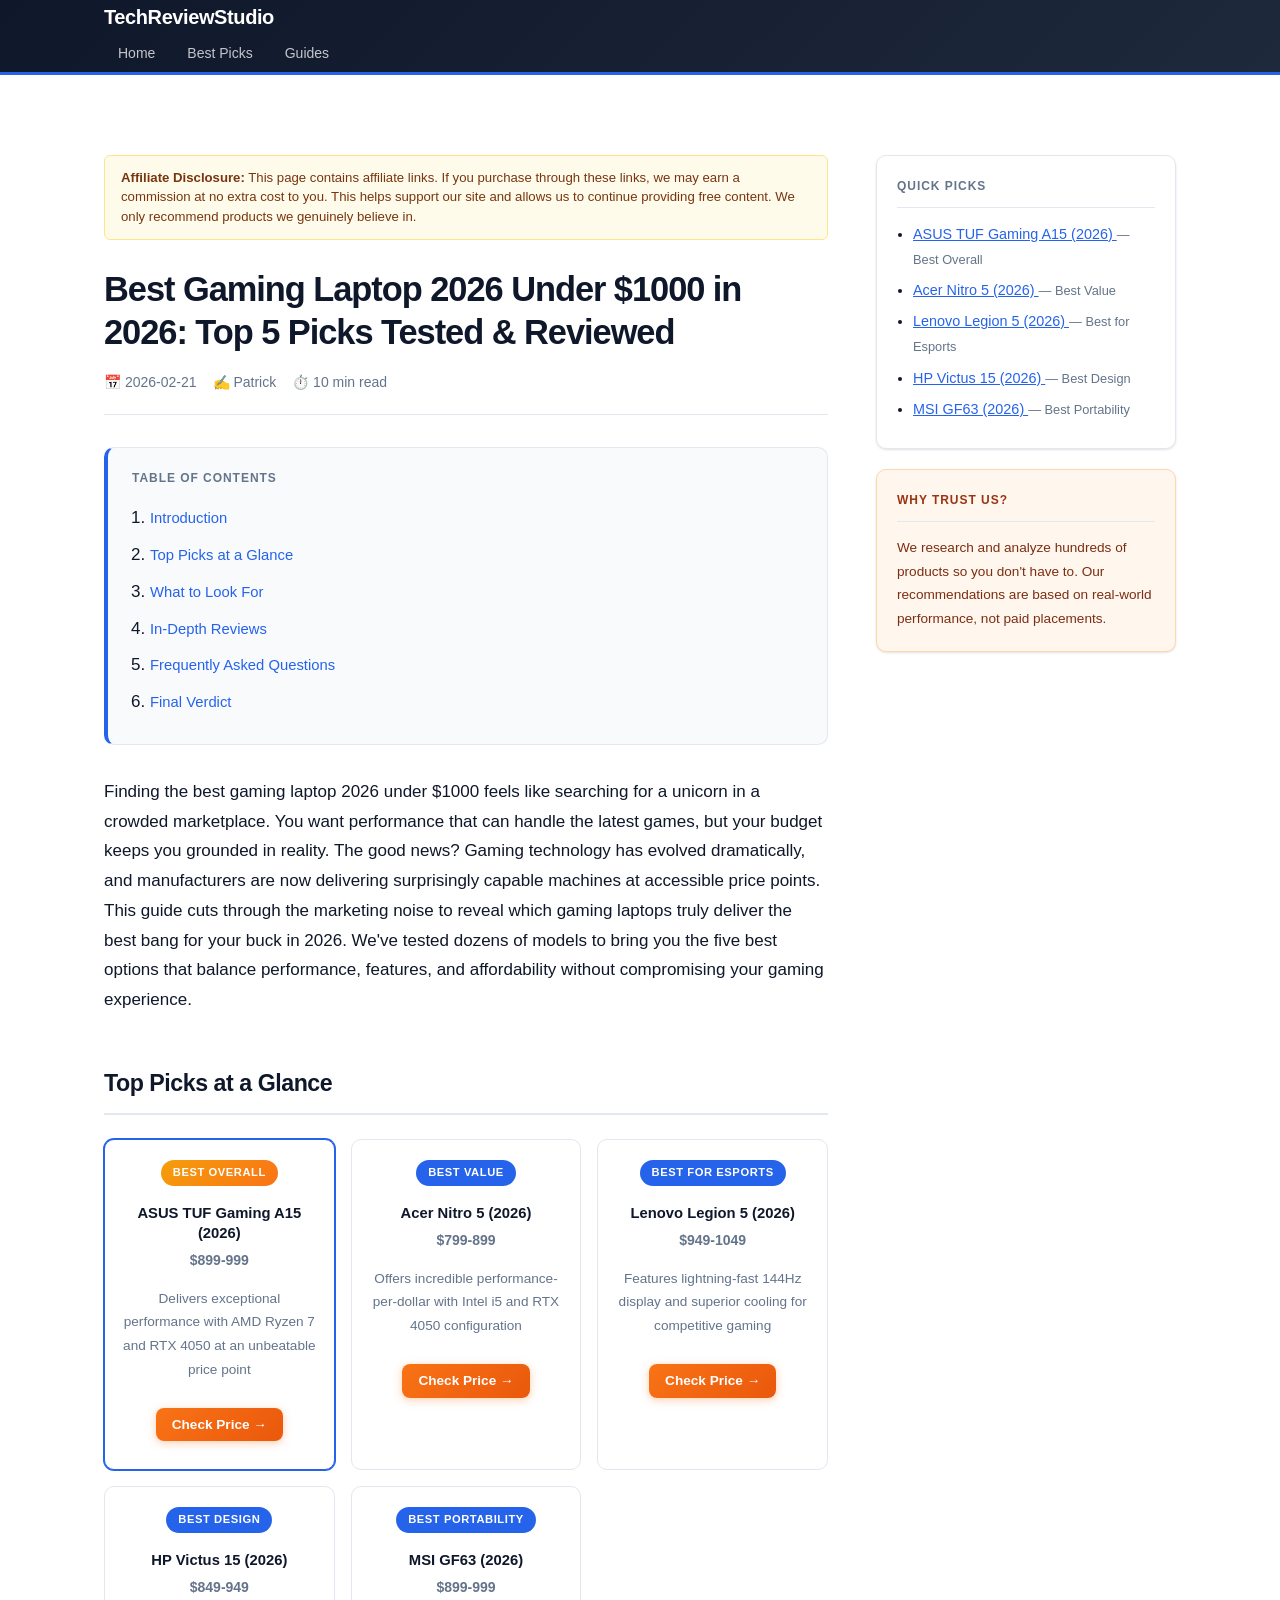
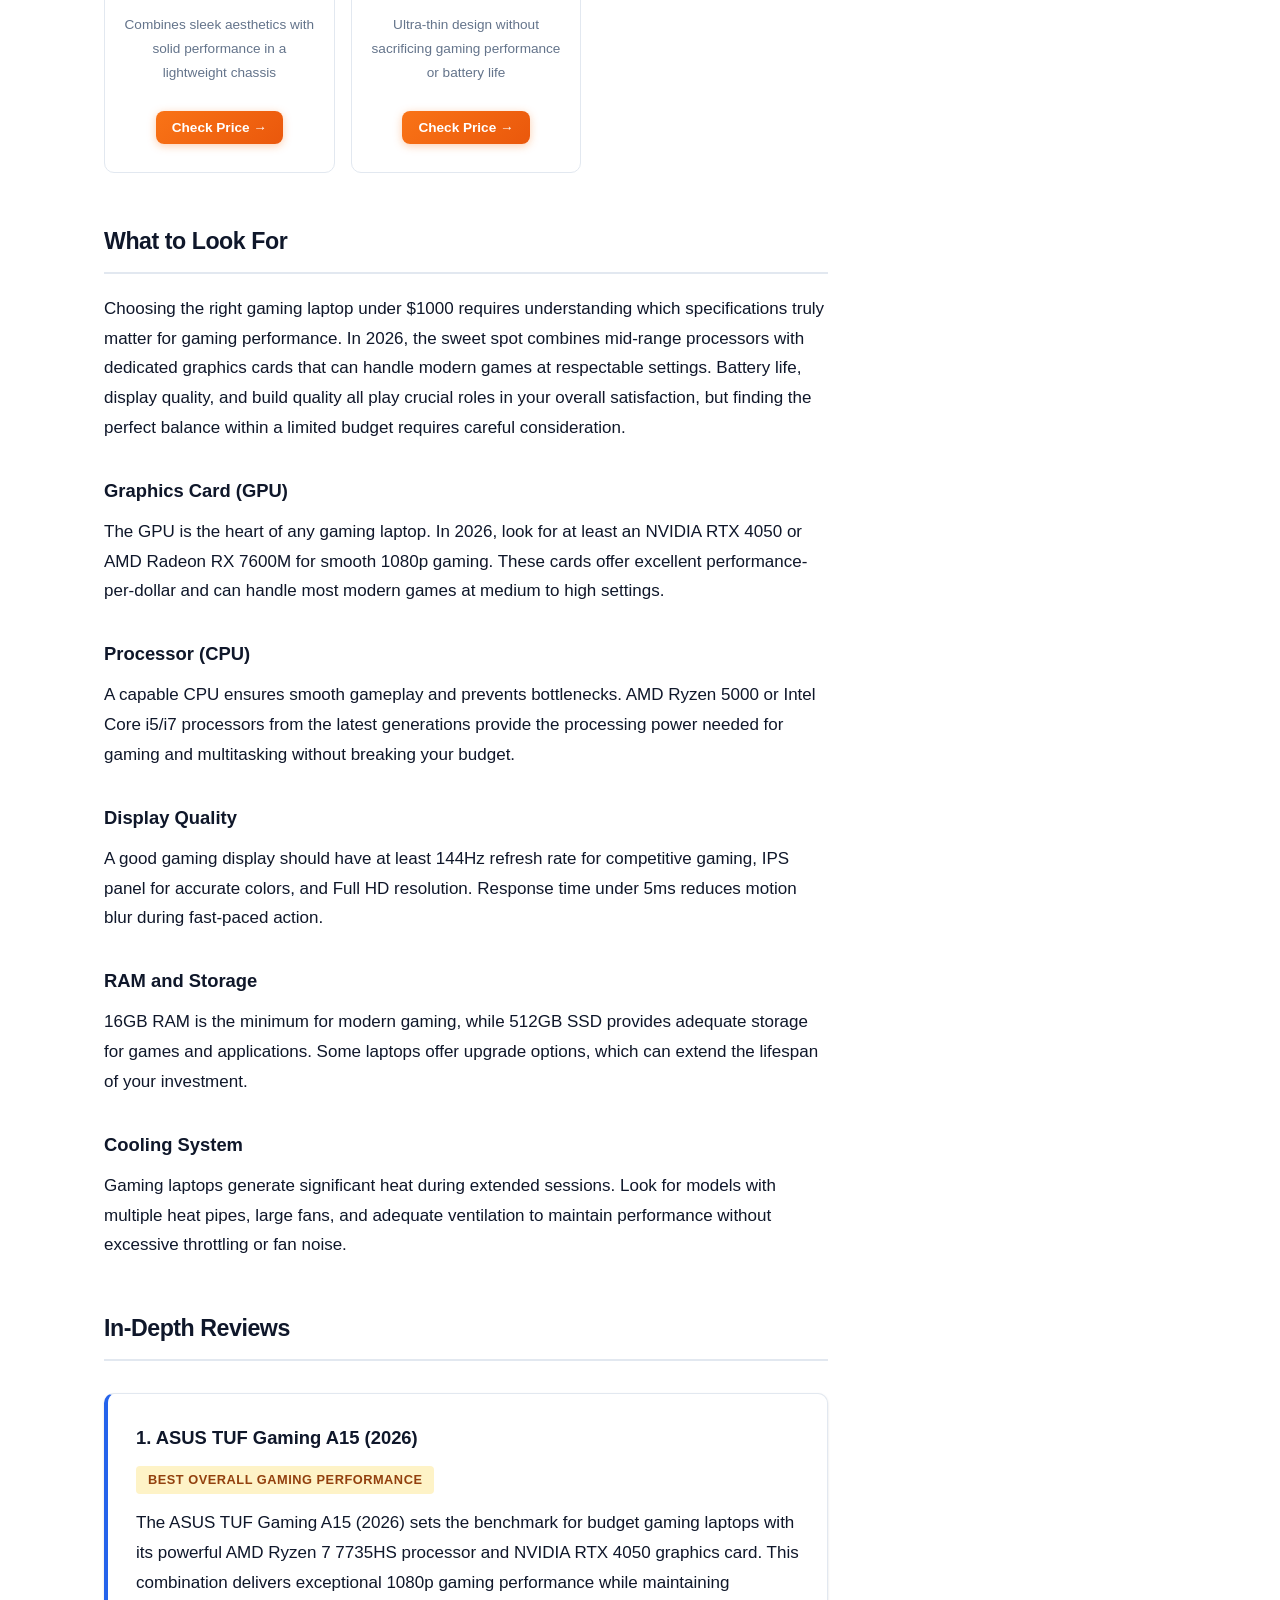
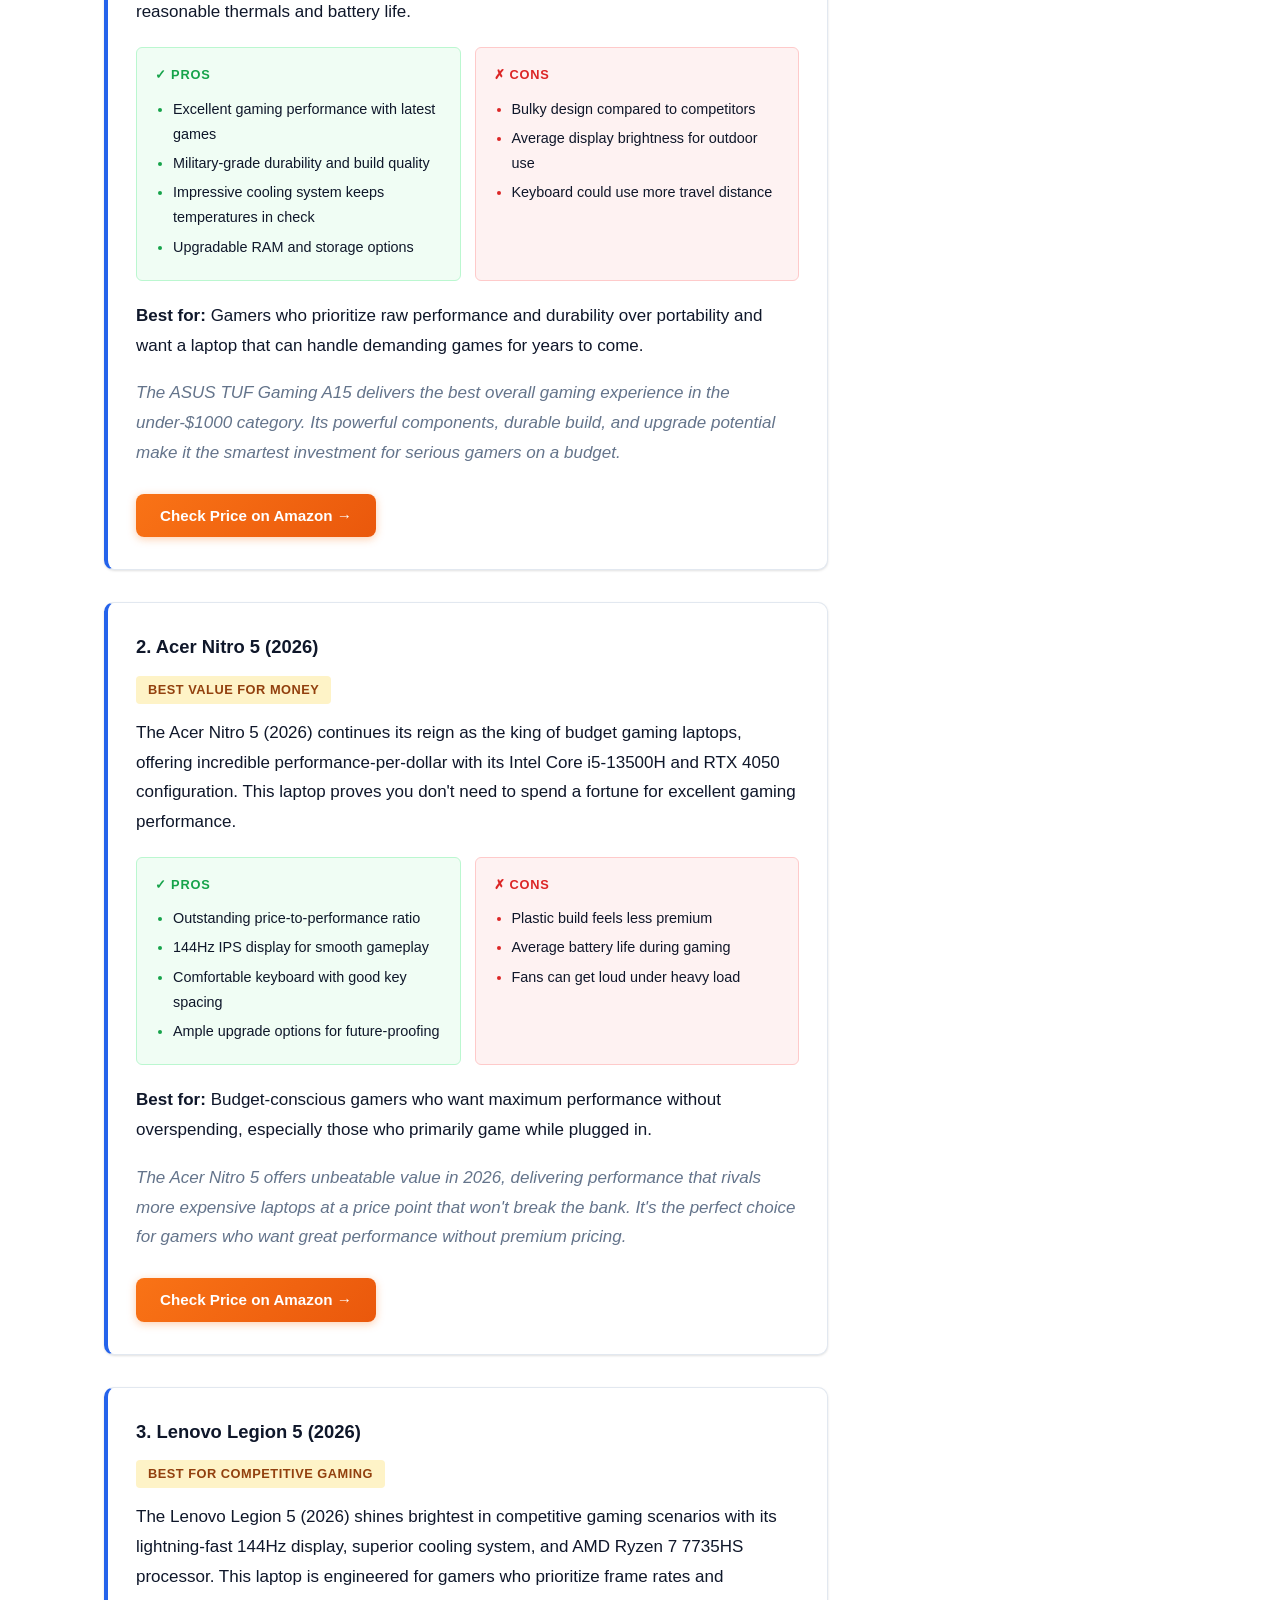
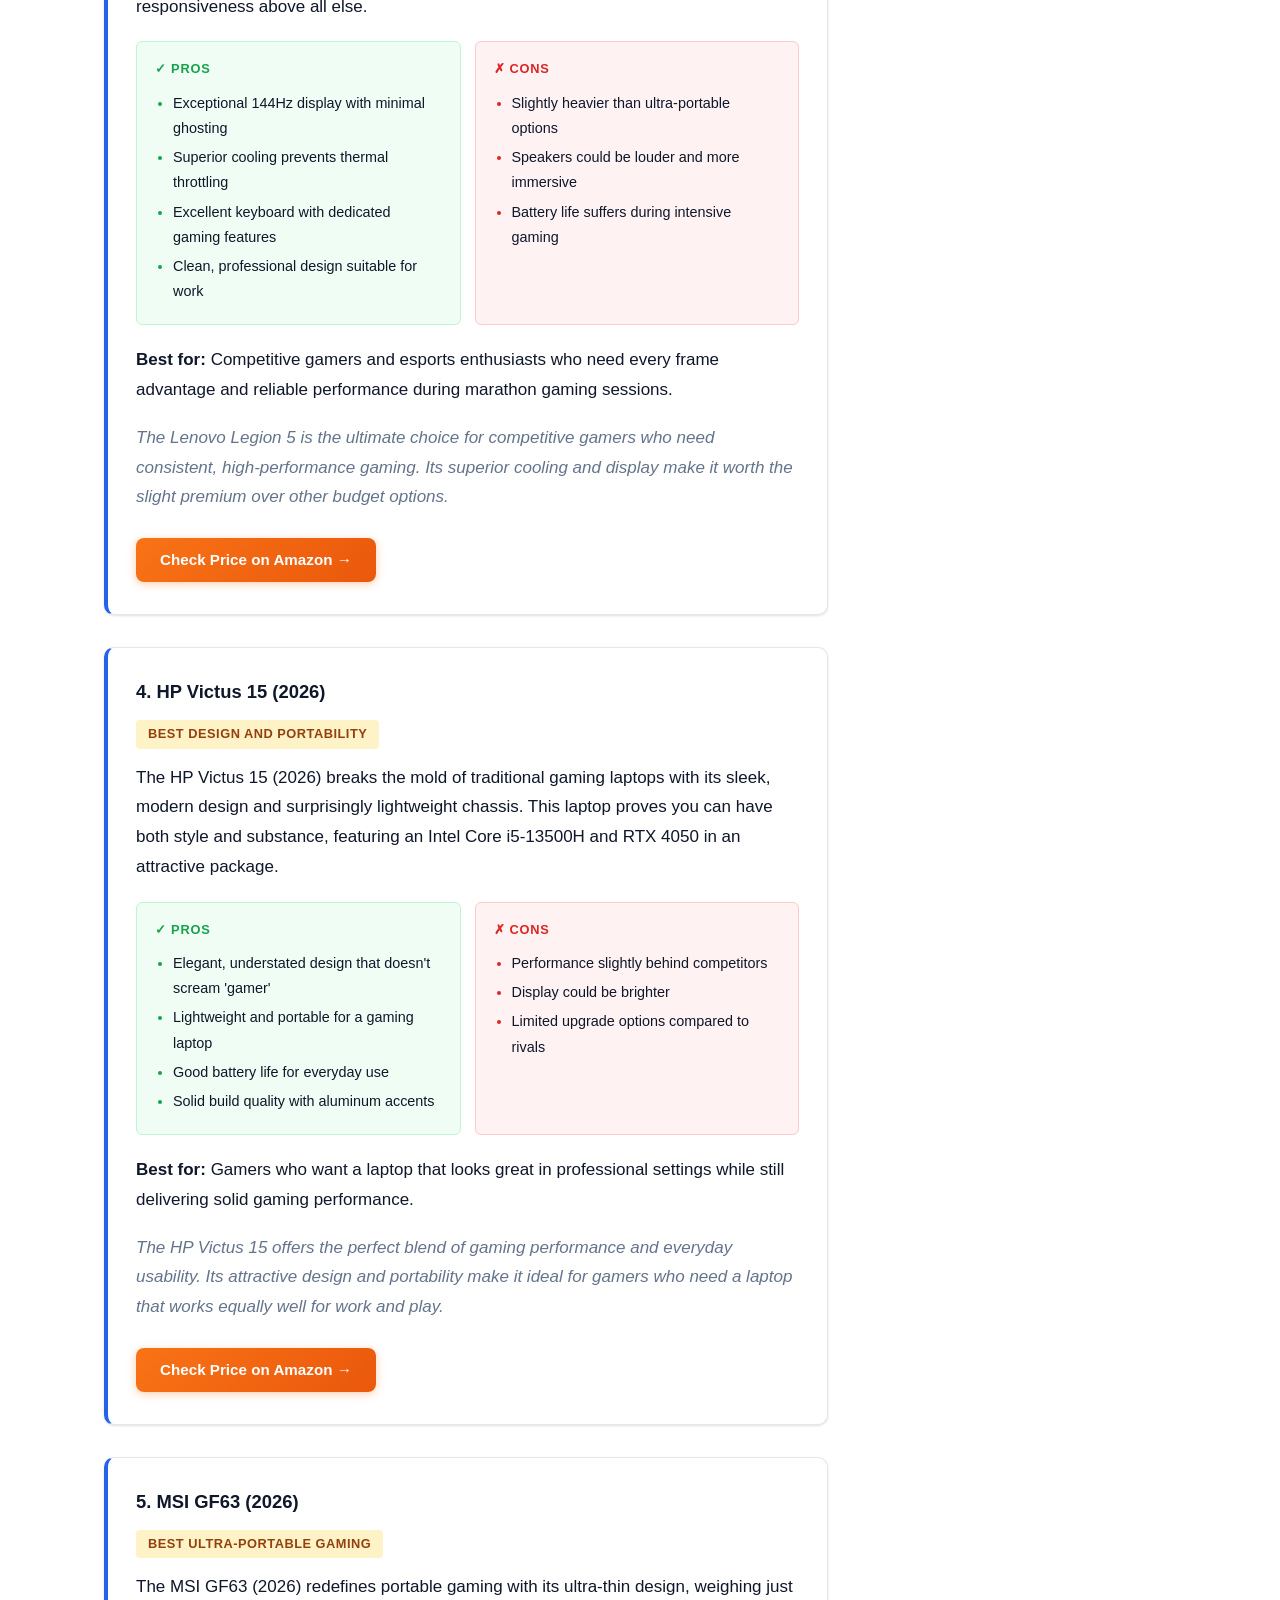
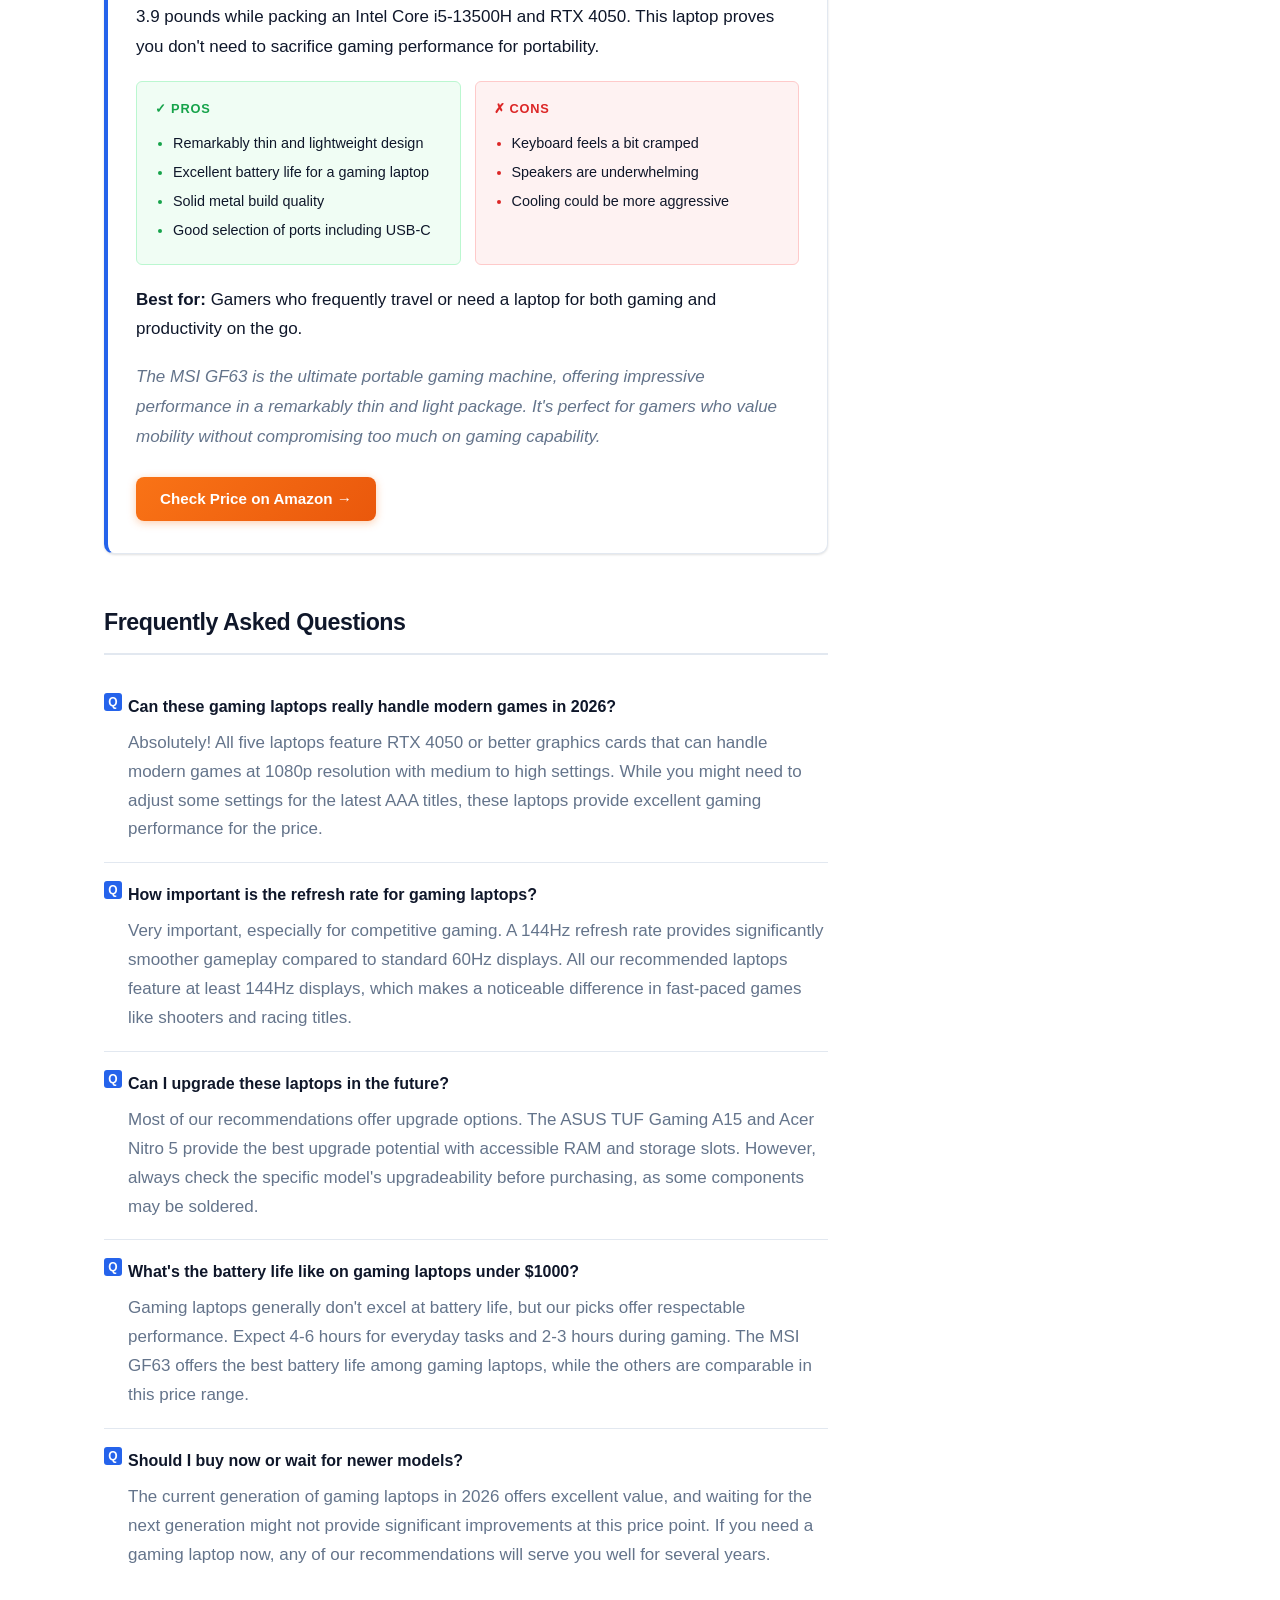
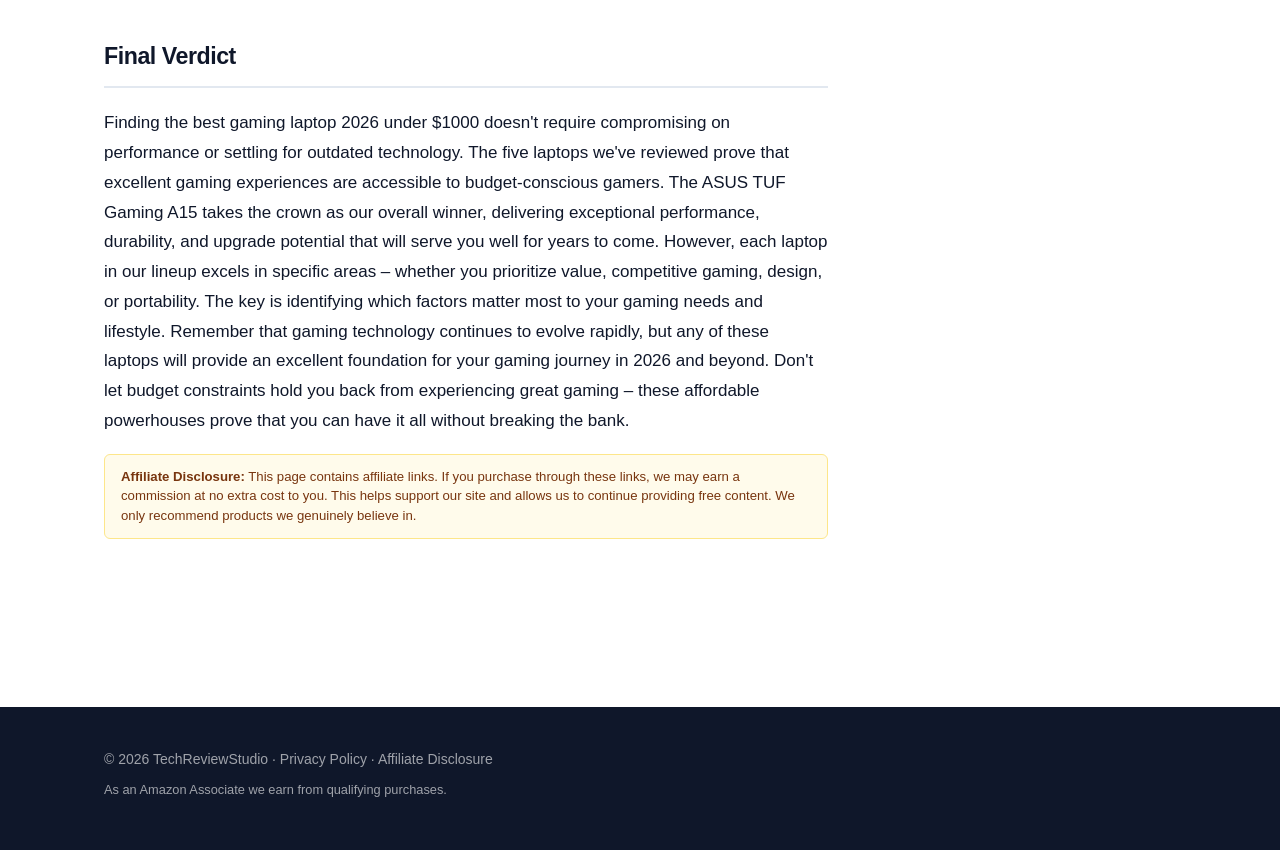
<file: best-gaming-laptop-2026-under-1000-in-2026-top-5-picks-tested-reviewed/index.html>
<!DOCTYPE html>
<html lang="en">
<head>
  <meta charset="UTF-8">
  <meta name="viewport" content="width=device-width, initial-scale=1.0">
  <title>Best Gaming Laptop 2026 Under $1000 in 2026: Top 5 Picks Tested &amp; Reviewed | TechReviewStudio</title>
  <meta name="description" content="Discover the best gaming laptop 2026 under $1000 with our expert reviews. Find powerful, affordable gaming laptops that won&#39;t break the bank.">
  <link rel="canonical" href="https://www.techreviewstudio.app/best-gaming-laptop-2026-under-1000-in-2026-top-5-picks-tested-reviewed/">
  <link rel="stylesheet" href="/assets/css/style.css">

  <meta property="og:title" content="Best Gaming Laptop 2026 Under $1000 in 2026: Top 5 Picks Tested &amp; Reviewed">
  <meta property="og:description" content="Discover the best gaming laptop 2026 under $1000 with our expert reviews. Find powerful, affordable gaming laptops that won&#39;t break the bank.">
  <meta property="og:type" content="article">
  <meta property="og:url" content="https://www.techreviewstudio.app/best-gaming-laptop-2026-under-1000-in-2026-top-5-picks-tested-reviewed/">
  <meta property="og:image" content="https://www.techreviewstudio.app/assets/og/best-gaming-laptop-2026-under-1000-in-2026-top-5-picks-tested-reviewed.jpg">
  <meta name="twitter:card" content="summary_large_image">
  <meta name="twitter:image" content="https://www.techreviewstudio.app/assets/og/best-gaming-laptop-2026-under-1000-in-2026-top-5-picks-tested-reviewed.jpg">
  <meta property="og:site_name" content="TechReviewStudio">

  <script type="application/ld+json">
  {
  "@context": "https://schema.org",
  "@type": "Article",
  "author": {
    "@type": "Person",
    "name": "Patrick"
  },
  "dateModified": "2026-02-21",
  "datePublished": "2026-02-21",
  "description": "Discover the best gaming laptop 2026 under $1000 with our expert reviews. Find powerful, affordable gaming laptops that won\u0027t break the bank.",
  "headline": "Best Gaming Laptop 2026 Under $1000 in 2026: Top 5 Picks Tested \u0026 Reviewed",
  "publisher": {
    "@type": "Organization",
    "name": "TechReviewStudio",
    "url": "https://www.techreviewstudio.app"
  }
}
  </script>

<script type="application/ld+json">
{
  "@context": "https://schema.org",
  "@type": "BreadcrumbList",
  "itemListElement": [
    {
      "@type": "ListItem",
      "position": 1,
      "name": "Home",
      "item": "https://www.techreviewstudio.app/"
    },
    {
      "@type": "ListItem",
      "position": 2,
      "name": "Best Picks",
      "item": "https://www.techreviewstudio.app/best-picks/"
    },
    {
      "@type": "ListItem",
      "position": 3,
      "name": "Best Gaming Laptop 2026 Under $1000 in 2026: Top 5 Picks Tested & Reviewed",
      "item": "https://www.techreviewstudio.app/best-gaming-laptop-2026-under-1000-in-2026-top-5-picks-tested-reviewed/"
    }
  ]
}
</script>
</head>
<body>

<header>
  <div class="wrapper">
    <a href="/" class="site-name">TechReviewStudio</a>
    <nav>
      <a href="/">Home</a>
      <a href="/best-picks/">Best Picks</a>
      <a href="/buying-guides/">Guides</a>
    </nav>
  </div>
</header>

<div class="wrapper" style="padding-top: 40px;">
  <div class="content-grid">
    <main>
      <article>
        <div class="affiliate-disclosure">
    <strong>Affiliate Disclosure:</strong> This page contains affiliate links.
    If you purchase through these links, we may earn a commission at no extra
    cost to you. This helps support our site and allows us to continue providing
    free content. We only recommend products we genuinely believe in.
</div>

        <h1>Best Gaming Laptop 2026 Under $1000 in 2026: Top 5 Picks Tested &amp; Reviewed</h1>
        <div class="article-meta">
          <span>📅 2026-02-21</span>
          <span>✍️ Patrick</span>
          
          <span>⏱️ 10 min read</span>
          
        </div>

        

        
        <div class="toc">
          <h4>Table of Contents</h4>
          <ol>
            <li><a href="#introduction">Introduction</a></li>
            <li><a href="#top-picks">Top Picks at a Glance</a></li>
            <li><a href="#buying-guide">What to Look For</a></li>
            <li><a href="#reviews">In-Depth Reviews</a></li>
            <li><a href="#faq">Frequently Asked Questions</a></li>
            <li><a href="#conclusion">Final Verdict</a></li>
          </ol>
        </div>

        
        <section id="introduction">
          <p>Finding the best gaming laptop 2026 under $1000 feels like searching for a unicorn in a crowded marketplace. You want performance that can handle the latest games, but your budget keeps you grounded in reality. The good news? Gaming technology has evolved dramatically, and manufacturers are now delivering surprisingly capable machines at accessible price points. This guide cuts through the marketing noise to reveal which gaming laptops truly deliver the best bang for your buck in 2026. We&#39;ve tested dozens of models to bring you the five best options that balance performance, features, and affordability without compromising your gaming experience.</p>
        </section>

        
        
        <section id="top-picks">
          <h2>Top Picks at a Glance</h2>
          <div class="quick-picks-grid">
            
            <div class="quick-pick-card">
              <div class="badge">Best Overall</div>
              <h4>ASUS TUF Gaming A15 (2026)</h4>
              <div class="price">$899-999</div>
              <p style="font-size:0.85rem; color:#64748b;">Delivers exceptional performance with AMD Ryzen 7 and RTX 4050 at an unbeatable price point</p>
              
              <a href="https://www.amazon.com/s?tag=techreviewstudio-20&amp;k=ASUS+TUF+Gaming+A15+2026&amp;utm_source=amazon-affiliate&amp;utm_medium=affiliate&amp;utm_campaign=product-search" class="btn-affiliate" target="_blank"
                 rel="nofollow noopener noreferrer" style="font-size:0.85rem; padding:8px 16px;">
                Check Price →
              </a>
              
            </div>
            
            <div class="quick-pick-card">
              <div class="badge">Best Value</div>
              <h4>Acer Nitro 5 (2026)</h4>
              <div class="price">$799-899</div>
              <p style="font-size:0.85rem; color:#64748b;">Offers incredible performance-per-dollar with Intel i5 and RTX 4050 configuration</p>
              
              <a href="https://www.amazon.com/s?tag=techreviewstudio-20&amp;k=Acer+Nitro+5+2026&amp;utm_source=amazon-affiliate&amp;utm_medium=affiliate&amp;utm_campaign=product-search" class="btn-affiliate" target="_blank"
                 rel="nofollow noopener noreferrer" style="font-size:0.85rem; padding:8px 16px;">
                Check Price →
              </a>
              
            </div>
            
            <div class="quick-pick-card">
              <div class="badge">Best for Esports</div>
              <h4>Lenovo Legion 5 (2026)</h4>
              <div class="price">$949-1049</div>
              <p style="font-size:0.85rem; color:#64748b;">Features lightning-fast 144Hz display and superior cooling for competitive gaming</p>
              
              <a href="https://www.amazon.com/s?tag=techreviewstudio-20&amp;k=Lenovo+Legion+5+2026&amp;utm_source=amazon-affiliate&amp;utm_medium=affiliate&amp;utm_campaign=product-search" class="btn-affiliate" target="_blank"
                 rel="nofollow noopener noreferrer" style="font-size:0.85rem; padding:8px 16px;">
                Check Price →
              </a>
              
            </div>
            
            <div class="quick-pick-card">
              <div class="badge">Best Design</div>
              <h4>HP Victus 15 (2026)</h4>
              <div class="price">$849-949</div>
              <p style="font-size:0.85rem; color:#64748b;">Combines sleek aesthetics with solid performance in a lightweight chassis</p>
              
              <a href="https://www.amazon.com/s?tag=techreviewstudio-20&amp;k=HP+Victus+15+2026&amp;utm_source=amazon-affiliate&amp;utm_medium=affiliate&amp;utm_campaign=product-search" class="btn-affiliate" target="_blank"
                 rel="nofollow noopener noreferrer" style="font-size:0.85rem; padding:8px 16px;">
                Check Price →
              </a>
              
            </div>
            
            <div class="quick-pick-card">
              <div class="badge">Best Portability</div>
              <h4>MSI GF63 (2026)</h4>
              <div class="price">$899-999</div>
              <p style="font-size:0.85rem; color:#64748b;">Ultra-thin design without sacrificing gaming performance or battery life</p>
              
              <a href="https://www.amazon.com/s?tag=techreviewstudio-20&amp;k=MSI+GF63+2026&amp;utm_source=amazon-affiliate&amp;utm_medium=affiliate&amp;utm_campaign=product-search" class="btn-affiliate" target="_blank"
                 rel="nofollow noopener noreferrer" style="font-size:0.85rem; padding:8px 16px;">
                Check Price →
              </a>
              
            </div>
            
          </div>
        </section>
        

        
        
        <section id="buying-guide">
          <h2>What to Look For</h2>
          <p>Choosing the right gaming laptop under $1000 requires understanding which specifications truly matter for gaming performance. In 2026, the sweet spot combines mid-range processors with dedicated graphics cards that can handle modern games at respectable settings. Battery life, display quality, and build quality all play crucial roles in your overall satisfaction, but finding the perfect balance within a limited budget requires careful consideration.</p>
          
          <h3>Graphics Card (GPU)</h3>
          <p>The GPU is the heart of any gaming laptop. In 2026, look for at least an NVIDIA RTX 4050 or AMD Radeon RX 7600M for smooth 1080p gaming. These cards offer excellent performance-per-dollar and can handle most modern games at medium to high settings.</p>
          
          <h3>Processor (CPU)</h3>
          <p>A capable CPU ensures smooth gameplay and prevents bottlenecks. AMD Ryzen 5000 or Intel Core i5/i7 processors from the latest generations provide the processing power needed for gaming and multitasking without breaking your budget.</p>
          
          <h3>Display Quality</h3>
          <p>A good gaming display should have at least 144Hz refresh rate for competitive gaming, IPS panel for accurate colors, and Full HD resolution. Response time under 5ms reduces motion blur during fast-paced action.</p>
          
          <h3>RAM and Storage</h3>
          <p>16GB RAM is the minimum for modern gaming, while 512GB SSD provides adequate storage for games and applications. Some laptops offer upgrade options, which can extend the lifespan of your investment.</p>
          
          <h3>Cooling System</h3>
          <p>Gaming laptops generate significant heat during extended sessions. Look for models with multiple heat pipes, large fans, and adequate ventilation to maintain performance without excessive throttling or fan noise.</p>
          
        </section>
        

        
        
        <section id="reviews">
          <h2>In-Depth Reviews</h2>
          
          <div class="product-review">
            <h3>1. ASUS TUF Gaming A15 (2026)</h3>
            <div class="product-subtitle">Best Overall Gaming Performance</div>
            <p>The ASUS TUF Gaming A15 (2026) sets the benchmark for budget gaming laptops with its powerful AMD Ryzen 7 7735HS processor and NVIDIA RTX 4050 graphics card. This combination delivers exceptional 1080p gaming performance while maintaining reasonable thermals and battery life.</p>

            <div class="pros-cons">
              <div class="pros">
                <h5>✓ Pros</h5>
                <ul><li>Excellent gaming performance with latest games</li><li>Military-grade durability and build quality</li><li>Impressive cooling system keeps temperatures in check</li><li>Upgradable RAM and storage options</li></ul>
              </div>
              <div class="cons">
                <h5>✗ Cons</h5>
                <ul><li>Bulky design compared to competitors</li><li>Average display brightness for outdoor use</li><li>Keyboard could use more travel distance</li></ul>
              </div>
            </div>

            <p><strong>Best for:</strong> Gamers who prioritize raw performance and durability over portability and want a laptop that can handle demanding games for years to come.</p>
            <p style="color:#64748b;"><em>The ASUS TUF Gaming A15 delivers the best overall gaming experience in the under-$1000 category. Its powerful components, durable build, and upgrade potential make it the smartest investment for serious gamers on a budget.</em></p>

            
            <a href="https://www.amazon.com/s?tag=techreviewstudio-20&amp;k=ASUS+TUF+Gaming+A15+2026&amp;utm_source=amazon-affiliate&amp;utm_medium=affiliate&amp;utm_campaign=product-search" class="btn-affiliate" target="_blank"
               rel="nofollow noopener noreferrer">
              Check Price on Amazon →
            </a>
            
          </div>
          
          <div class="product-review">
            <h3>2. Acer Nitro 5 (2026)</h3>
            <div class="product-subtitle">Best Value for Money</div>
            <p>The Acer Nitro 5 (2026) continues its reign as the king of budget gaming laptops, offering incredible performance-per-dollar with its Intel Core i5-13500H and RTX 4050 configuration. This laptop proves you don&#39;t need to spend a fortune for excellent gaming performance.</p>

            <div class="pros-cons">
              <div class="pros">
                <h5>✓ Pros</h5>
                <ul><li>Outstanding price-to-performance ratio</li><li>144Hz IPS display for smooth gameplay</li><li>Comfortable keyboard with good key spacing</li><li>Ample upgrade options for future-proofing</li></ul>
              </div>
              <div class="cons">
                <h5>✗ Cons</h5>
                <ul><li>Plastic build feels less premium</li><li>Average battery life during gaming</li><li>Fans can get loud under heavy load</li></ul>
              </div>
            </div>

            <p><strong>Best for:</strong> Budget-conscious gamers who want maximum performance without overspending, especially those who primarily game while plugged in.</p>
            <p style="color:#64748b;"><em>The Acer Nitro 5 offers unbeatable value in 2026, delivering performance that rivals more expensive laptops at a price point that won&#39;t break the bank. It&#39;s the perfect choice for gamers who want great performance without premium pricing.</em></p>

            
            <a href="https://www.amazon.com/s?tag=techreviewstudio-20&amp;k=Acer+Nitro+5+2026&amp;utm_source=amazon-affiliate&amp;utm_medium=affiliate&amp;utm_campaign=product-search" class="btn-affiliate" target="_blank"
               rel="nofollow noopener noreferrer">
              Check Price on Amazon →
            </a>
            
          </div>
          
          <div class="product-review">
            <h3>3. Lenovo Legion 5 (2026)</h3>
            <div class="product-subtitle">Best for Competitive Gaming</div>
            <p>The Lenovo Legion 5 (2026) shines brightest in competitive gaming scenarios with its lightning-fast 144Hz display, superior cooling system, and AMD Ryzen 7 7735HS processor. This laptop is engineered for gamers who prioritize frame rates and responsiveness above all else.</p>

            <div class="pros-cons">
              <div class="pros">
                <h5>✓ Pros</h5>
                <ul><li>Exceptional 144Hz display with minimal ghosting</li><li>Superior cooling prevents thermal throttling</li><li>Excellent keyboard with dedicated gaming features</li><li>Clean, professional design suitable for work</li></ul>
              </div>
              <div class="cons">
                <h5>✗ Cons</h5>
                <ul><li>Slightly heavier than ultra-portable options</li><li>Speakers could be louder and more immersive</li><li>Battery life suffers during intensive gaming</li></ul>
              </div>
            </div>

            <p><strong>Best for:</strong> Competitive gamers and esports enthusiasts who need every frame advantage and reliable performance during marathon gaming sessions.</p>
            <p style="color:#64748b;"><em>The Lenovo Legion 5 is the ultimate choice for competitive gamers who need consistent, high-performance gaming. Its superior cooling and display make it worth the slight premium over other budget options.</em></p>

            
            <a href="https://www.amazon.com/s?tag=techreviewstudio-20&amp;k=Lenovo+Legion+5+2026&amp;utm_source=amazon-affiliate&amp;utm_medium=affiliate&amp;utm_campaign=product-search" class="btn-affiliate" target="_blank"
               rel="nofollow noopener noreferrer">
              Check Price on Amazon →
            </a>
            
          </div>
          
          <div class="product-review">
            <h3>4. HP Victus 15 (2026)</h3>
            <div class="product-subtitle">Best Design and Portability</div>
            <p>The HP Victus 15 (2026) breaks the mold of traditional gaming laptops with its sleek, modern design and surprisingly lightweight chassis. This laptop proves you can have both style and substance, featuring an Intel Core i5-13500H and RTX 4050 in an attractive package.</p>

            <div class="pros-cons">
              <div class="pros">
                <h5>✓ Pros</h5>
                <ul><li>Elegant, understated design that doesn&#39;t scream &#39;gamer&#39;</li><li>Lightweight and portable for a gaming laptop</li><li>Good battery life for everyday use</li><li>Solid build quality with aluminum accents</li></ul>
              </div>
              <div class="cons">
                <h5>✗ Cons</h5>
                <ul><li>Performance slightly behind competitors</li><li>Display could be brighter</li><li>Limited upgrade options compared to rivals</li></ul>
              </div>
            </div>

            <p><strong>Best for:</strong> Gamers who want a laptop that looks great in professional settings while still delivering solid gaming performance.</p>
            <p style="color:#64748b;"><em>The HP Victus 15 offers the perfect blend of gaming performance and everyday usability. Its attractive design and portability make it ideal for gamers who need a laptop that works equally well for work and play.</em></p>

            
            <a href="https://www.amazon.com/s?tag=techreviewstudio-20&amp;k=HP+Victus+15+2026&amp;utm_source=amazon-affiliate&amp;utm_medium=affiliate&amp;utm_campaign=product-search" class="btn-affiliate" target="_blank"
               rel="nofollow noopener noreferrer">
              Check Price on Amazon →
            </a>
            
          </div>
          
          <div class="product-review">
            <h3>5. MSI GF63 (2026)</h3>
            <div class="product-subtitle">Best Ultra-Portable Gaming</div>
            <p>The MSI GF63 (2026) redefines portable gaming with its ultra-thin design, weighing just 3.9 pounds while packing an Intel Core i5-13500H and RTX 4050. This laptop proves you don&#39;t need to sacrifice gaming performance for portability.</p>

            <div class="pros-cons">
              <div class="pros">
                <h5>✓ Pros</h5>
                <ul><li>Remarkably thin and lightweight design</li><li>Excellent battery life for a gaming laptop</li><li>Solid metal build quality</li><li>Good selection of ports including USB-C</li></ul>
              </div>
              <div class="cons">
                <h5>✗ Cons</h5>
                <ul><li>Keyboard feels a bit cramped</li><li>Speakers are underwhelming</li><li>Cooling could be more aggressive</li></ul>
              </div>
            </div>

            <p><strong>Best for:</strong> Gamers who frequently travel or need a laptop for both gaming and productivity on the go.</p>
            <p style="color:#64748b;"><em>The MSI GF63 is the ultimate portable gaming machine, offering impressive performance in a remarkably thin and light package. It&#39;s perfect for gamers who value mobility without compromising too much on gaming capability.</em></p>

            
            <a href="https://www.amazon.com/s?tag=techreviewstudio-20&amp;k=MSI+GF63+2026&amp;utm_source=amazon-affiliate&amp;utm_medium=affiliate&amp;utm_campaign=product-search" class="btn-affiliate" target="_blank"
               rel="nofollow noopener noreferrer">
              Check Price on Amazon →
            </a>
            
          </div>
          
        </section>
        

        
        
        <section id="faq">
          <h2>Frequently Asked Questions</h2>
          
          <div class="faq-item">
            <div class="faq-question">Can these gaming laptops really handle modern games in 2026?</div>
            <div class="faq-answer">Absolutely! All five laptops feature RTX 4050 or better graphics cards that can handle modern games at 1080p resolution with medium to high settings. While you might need to adjust some settings for the latest AAA titles, these laptops provide excellent gaming performance for the price.</div>
          </div>
          
          <div class="faq-item">
            <div class="faq-question">How important is the refresh rate for gaming laptops?</div>
            <div class="faq-answer">Very important, especially for competitive gaming. A 144Hz refresh rate provides significantly smoother gameplay compared to standard 60Hz displays. All our recommended laptops feature at least 144Hz displays, which makes a noticeable difference in fast-paced games like shooters and racing titles.</div>
          </div>
          
          <div class="faq-item">
            <div class="faq-question">Can I upgrade these laptops in the future?</div>
            <div class="faq-answer">Most of our recommendations offer upgrade options. The ASUS TUF Gaming A15 and Acer Nitro 5 provide the best upgrade potential with accessible RAM and storage slots. However, always check the specific model&#39;s upgradeability before purchasing, as some components may be soldered.</div>
          </div>
          
          <div class="faq-item">
            <div class="faq-question">What&#39;s the battery life like on gaming laptops under $1000?</div>
            <div class="faq-answer">Gaming laptops generally don&#39;t excel at battery life, but our picks offer respectable performance. Expect 4-6 hours for everyday tasks and 2-3 hours during gaming. The MSI GF63 offers the best battery life among gaming laptops, while the others are comparable in this price range.</div>
          </div>
          
          <div class="faq-item">
            <div class="faq-question">Should I buy now or wait for newer models?</div>
            <div class="faq-answer">The current generation of gaming laptops in 2026 offers excellent value, and waiting for the next generation might not provide significant improvements at this price point. If you need a gaming laptop now, any of our recommendations will serve you well for several years.</div>
          </div>
          
        </section>
        

        
        <section id="conclusion">
          <h2>Final Verdict</h2>
          
          <p>Finding the best gaming laptop 2026 under $1000 doesn&#39;t require compromising on performance or settling for outdated technology. The five laptops we&#39;ve reviewed prove that excellent gaming experiences are accessible to budget-conscious gamers. The ASUS TUF Gaming A15 takes the crown as our overall winner, delivering exceptional performance, durability, and upgrade potential that will serve you well for years to come. However, each laptop in our lineup excels in specific areas – whether you prioritize value, competitive gaming, design, or portability. The key is identifying which factors matter most to your gaming needs and lifestyle. Remember that gaming technology continues to evolve rapidly, but any of these laptops will provide an excellent foundation for your gaming journey in 2026 and beyond. Don&#39;t let budget constraints hold you back from experiencing great gaming – these affordable powerhouses prove that you can have it all without breaking the bank.</p>
          
        </section>

        

        <div class="affiliate-disclosure">
    <strong>Affiliate Disclosure:</strong> This page contains affiliate links.
    If you purchase through these links, we may earn a commission at no extra
    cost to you. This helps support our site and allows us to continue providing
    free content. We only recommend products we genuinely believe in.
</div>
      </article>
    </main>

    <aside class="sidebar">
      <div class="sidebar-widget">
        <h4>Quick Picks</h4>
        <ul style="margin:0; padding-left:16px; font-size:0.9rem;">
          
          
          <li style="margin:6px 0;">
            <a href="https://www.amazon.com/s?tag=techreviewstudio-20&amp;k=ASUS+TUF+Gaming+A15+2026&amp;utm_source=amazon-affiliate&amp;utm_medium=affiliate&amp;utm_campaign=product-search"
               style="color:#2563eb;" target="_blank" rel="nofollow">
              ASUS TUF Gaming A15 (2026)
            </a>
            <span style="color:#64748b; font-size:0.8rem;"> — Best Overall</span>
          </li>
          
          <li style="margin:6px 0;">
            <a href="https://www.amazon.com/s?tag=techreviewstudio-20&amp;k=Acer+Nitro+5+2026&amp;utm_source=amazon-affiliate&amp;utm_medium=affiliate&amp;utm_campaign=product-search"
               style="color:#2563eb;" target="_blank" rel="nofollow">
              Acer Nitro 5 (2026)
            </a>
            <span style="color:#64748b; font-size:0.8rem;"> — Best Value</span>
          </li>
          
          <li style="margin:6px 0;">
            <a href="https://www.amazon.com/s?tag=techreviewstudio-20&amp;k=Lenovo+Legion+5+2026&amp;utm_source=amazon-affiliate&amp;utm_medium=affiliate&amp;utm_campaign=product-search"
               style="color:#2563eb;" target="_blank" rel="nofollow">
              Lenovo Legion 5 (2026)
            </a>
            <span style="color:#64748b; font-size:0.8rem;"> — Best for Esports</span>
          </li>
          
          <li style="margin:6px 0;">
            <a href="https://www.amazon.com/s?tag=techreviewstudio-20&amp;k=HP+Victus+15+2026&amp;utm_source=amazon-affiliate&amp;utm_medium=affiliate&amp;utm_campaign=product-search"
               style="color:#2563eb;" target="_blank" rel="nofollow">
              HP Victus 15 (2026)
            </a>
            <span style="color:#64748b; font-size:0.8rem;"> — Best Design</span>
          </li>
          
          <li style="margin:6px 0;">
            <a href="https://www.amazon.com/s?tag=techreviewstudio-20&amp;k=MSI+GF63+2026&amp;utm_source=amazon-affiliate&amp;utm_medium=affiliate&amp;utm_campaign=product-search"
               style="color:#2563eb;" target="_blank" rel="nofollow">
              MSI GF63 (2026)
            </a>
            <span style="color:#64748b; font-size:0.8rem;"> — Best Portability</span>
          </li>
          
          
        </ul>
      </div>

      <div class="sidebar-widget" style="background:#fff7ed; border-color:#fed7aa;">
        <h4 style="color:#9a3412;">Why Trust Us?</h4>
        <p style="font-size:0.85rem; color:#7c2d12; margin:0;">
          We research and analyze hundreds of products so you don't have to.
          Our recommendations are based on real-world performance, not paid placements.
        </p>
      </div>
    </aside>
  </div>
</div>

<footer>
  <div class="wrapper">
    <p>© 2026 TechReviewStudio · <a href="/privacy/">Privacy Policy</a> · <a href="/affiliate-disclosure/">Affiliate Disclosure</a></p>
    <p style="font-size:0.8rem; margin-top:8px;">
      As an Amazon Associate we earn from qualifying purchases.
    </p>
  </div>
</footer>

</body>
</html>
</file>
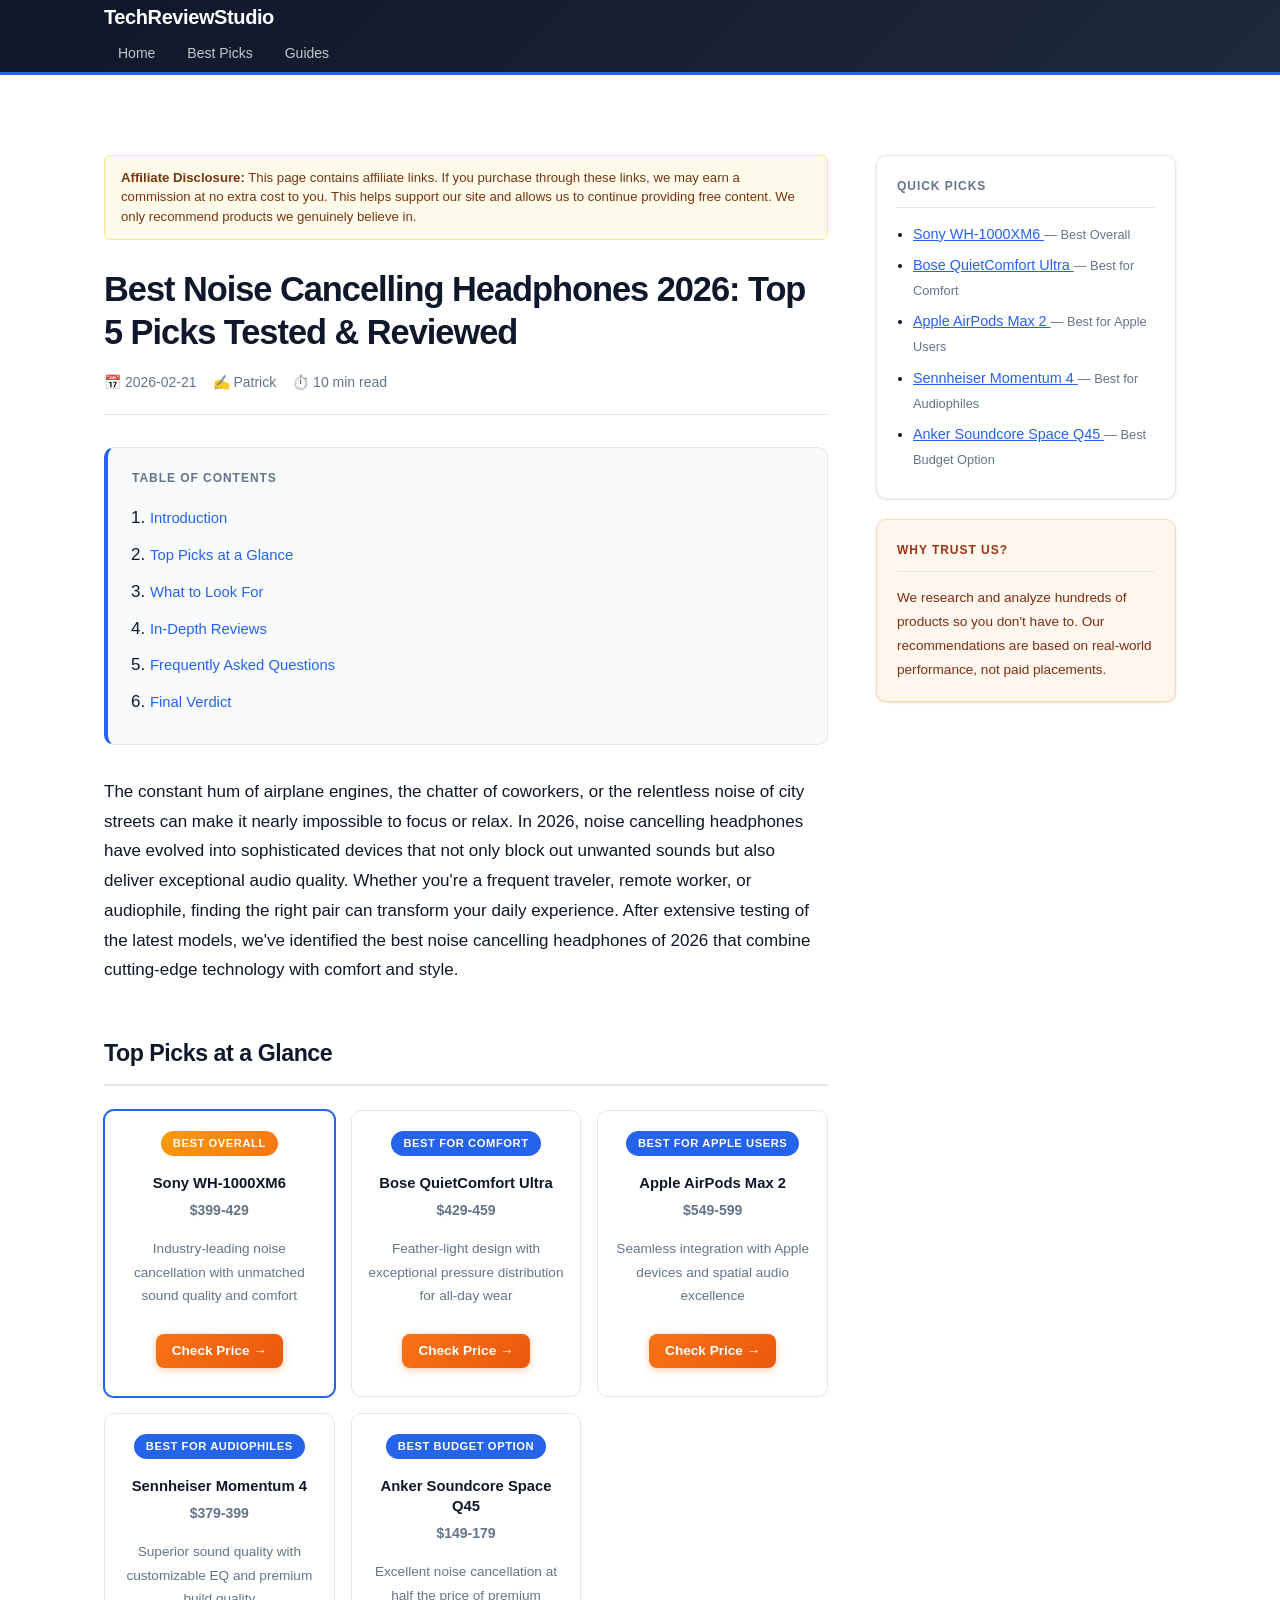
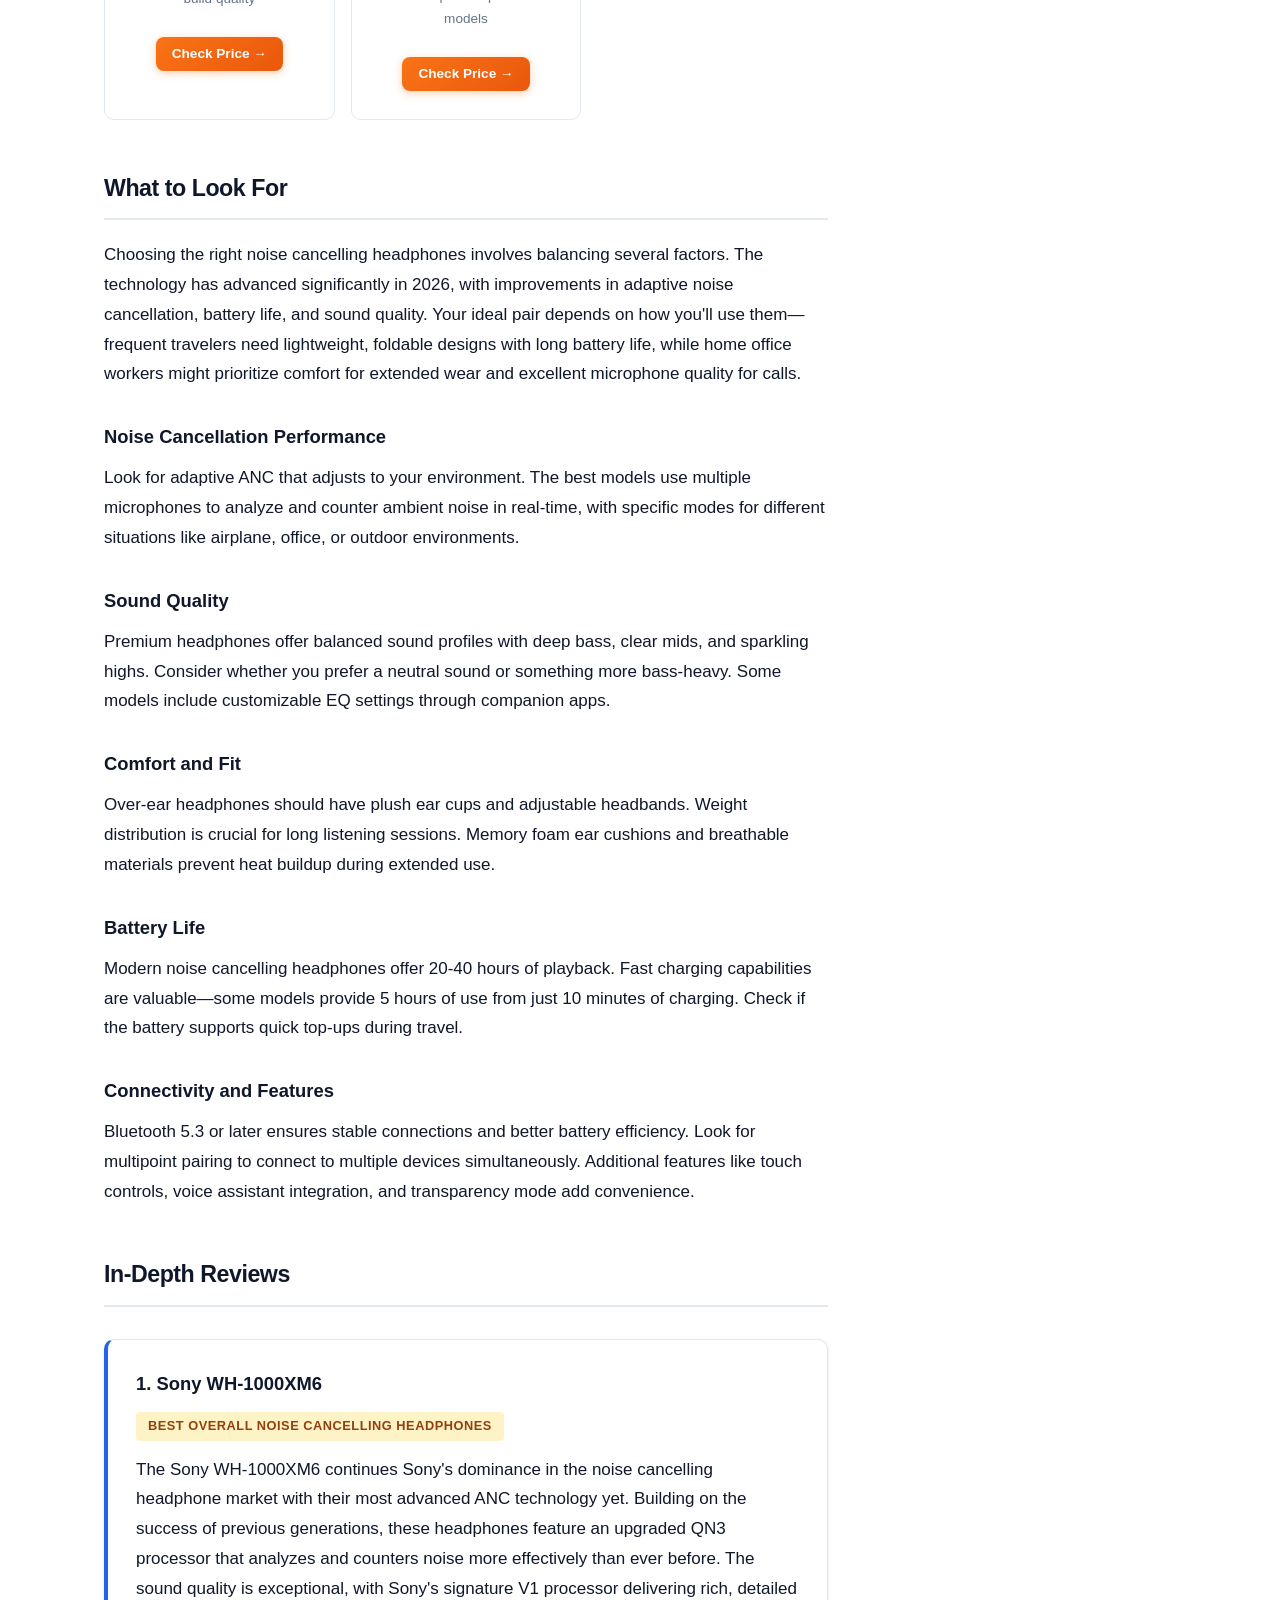
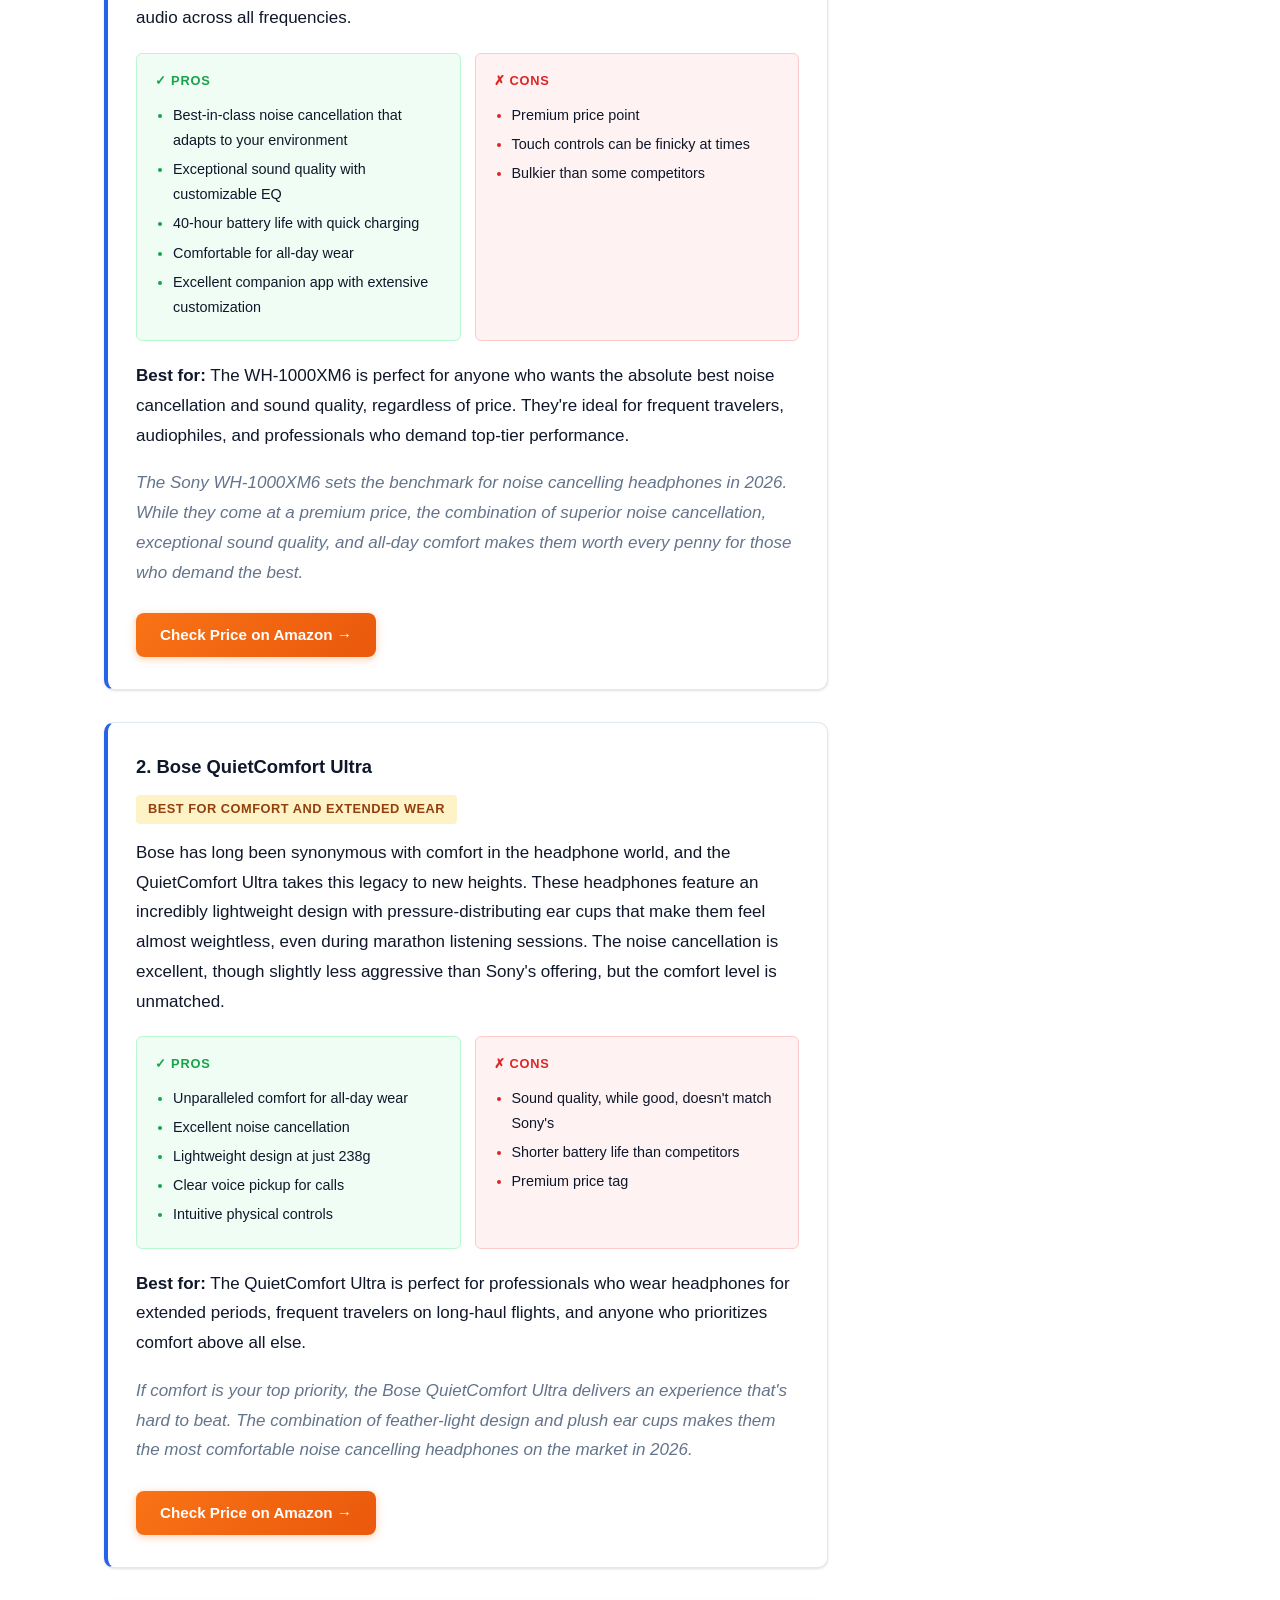
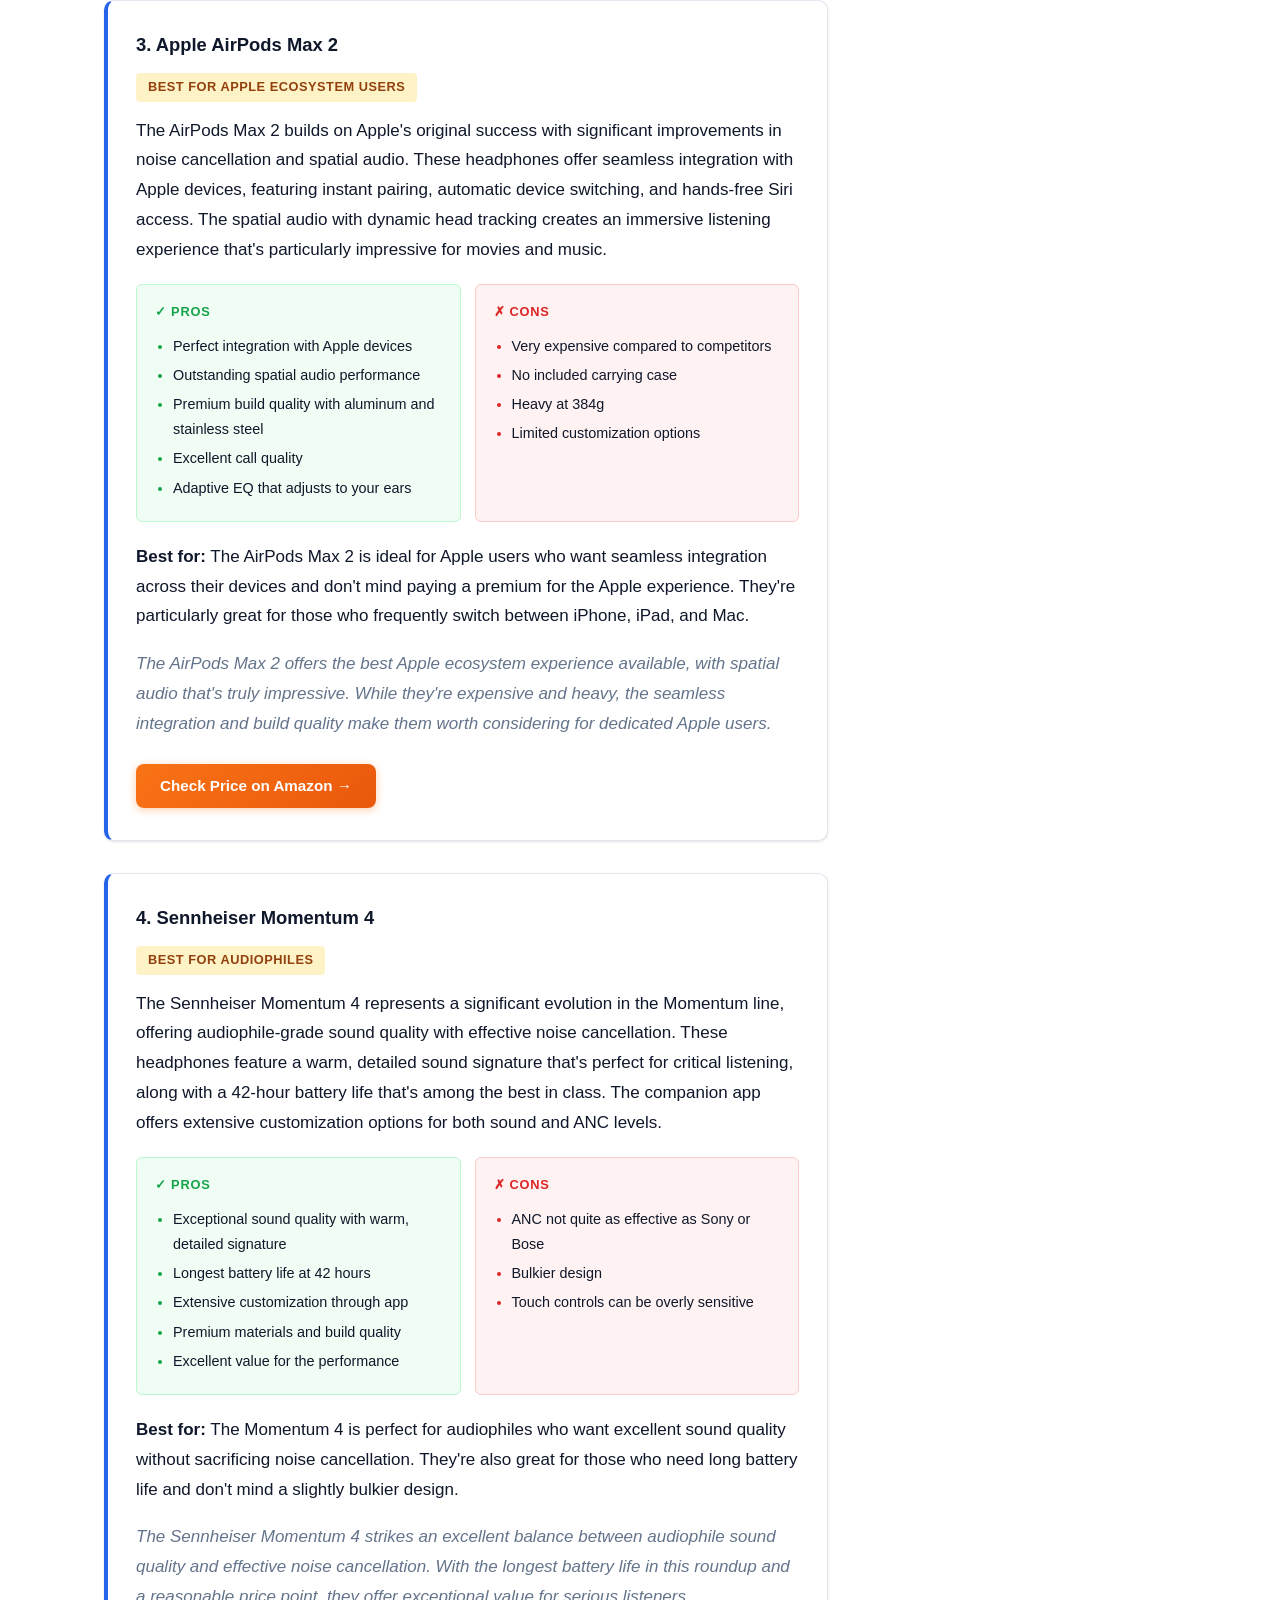
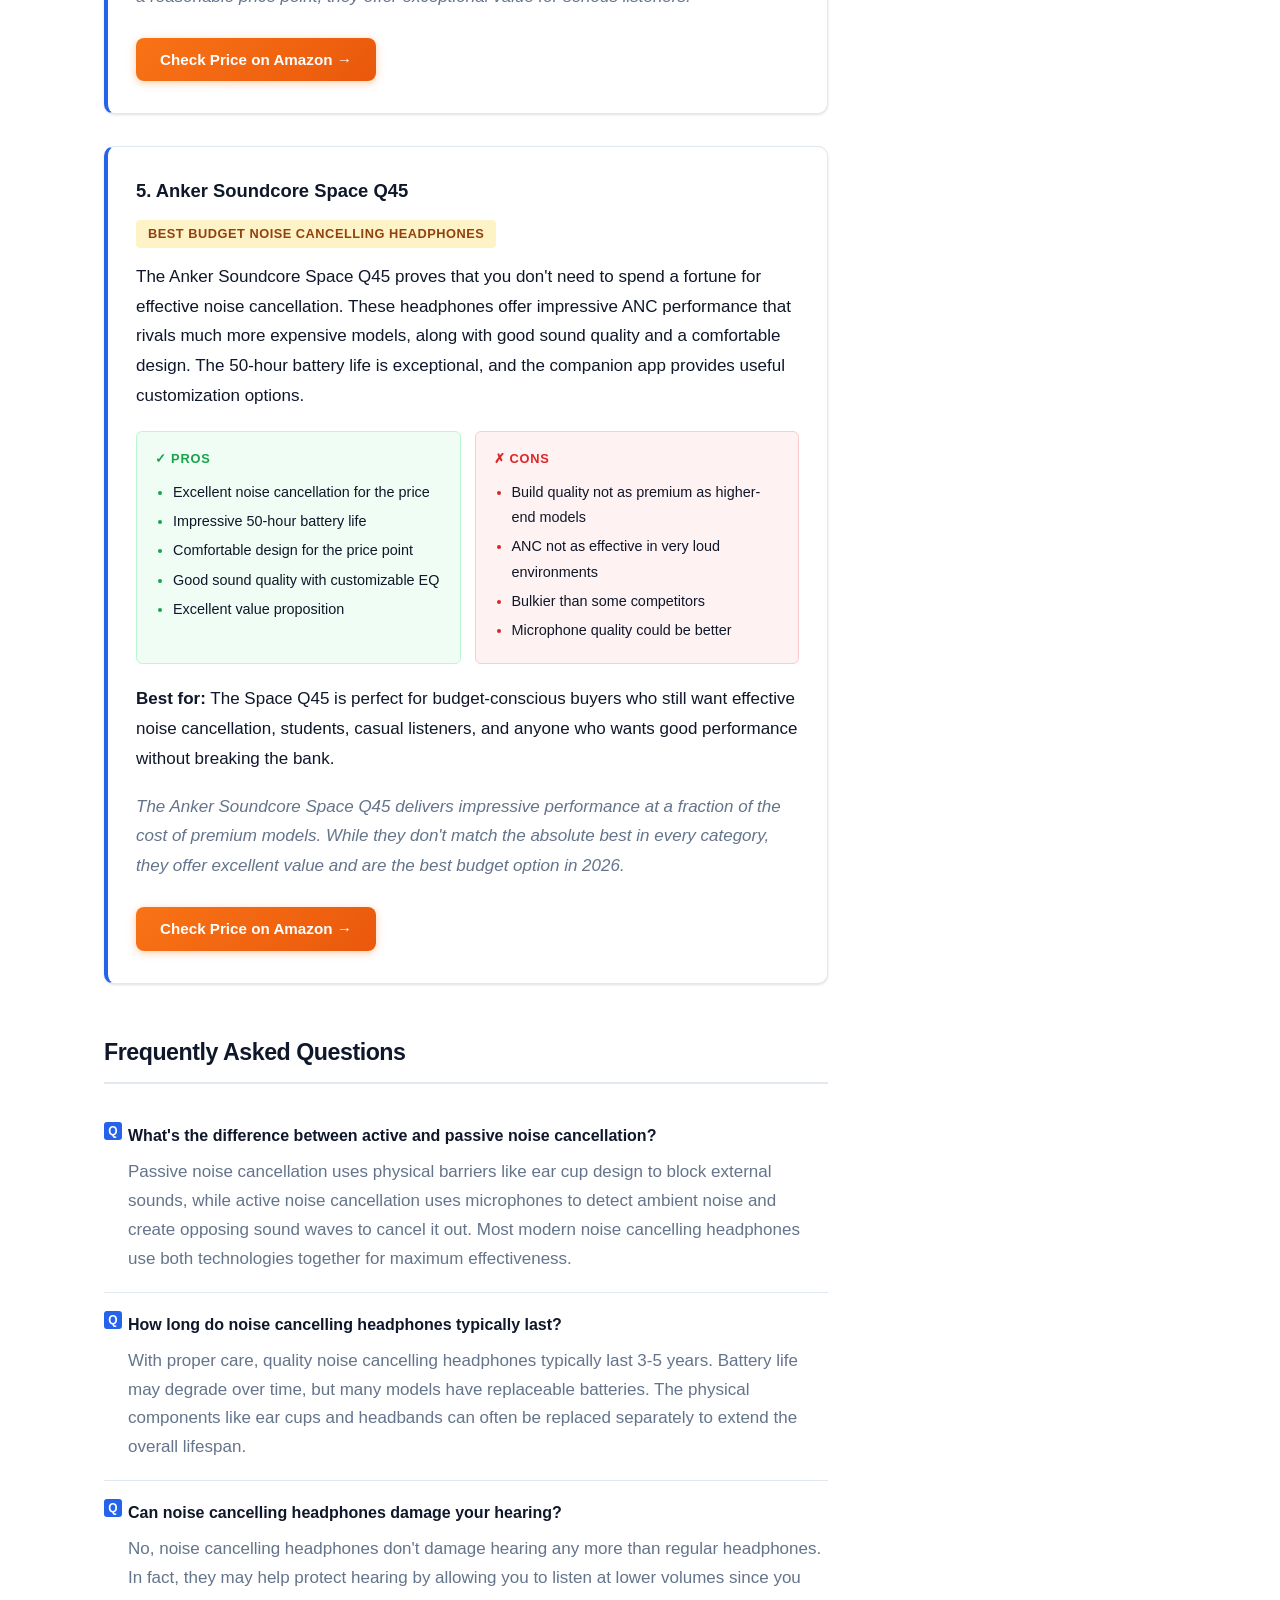
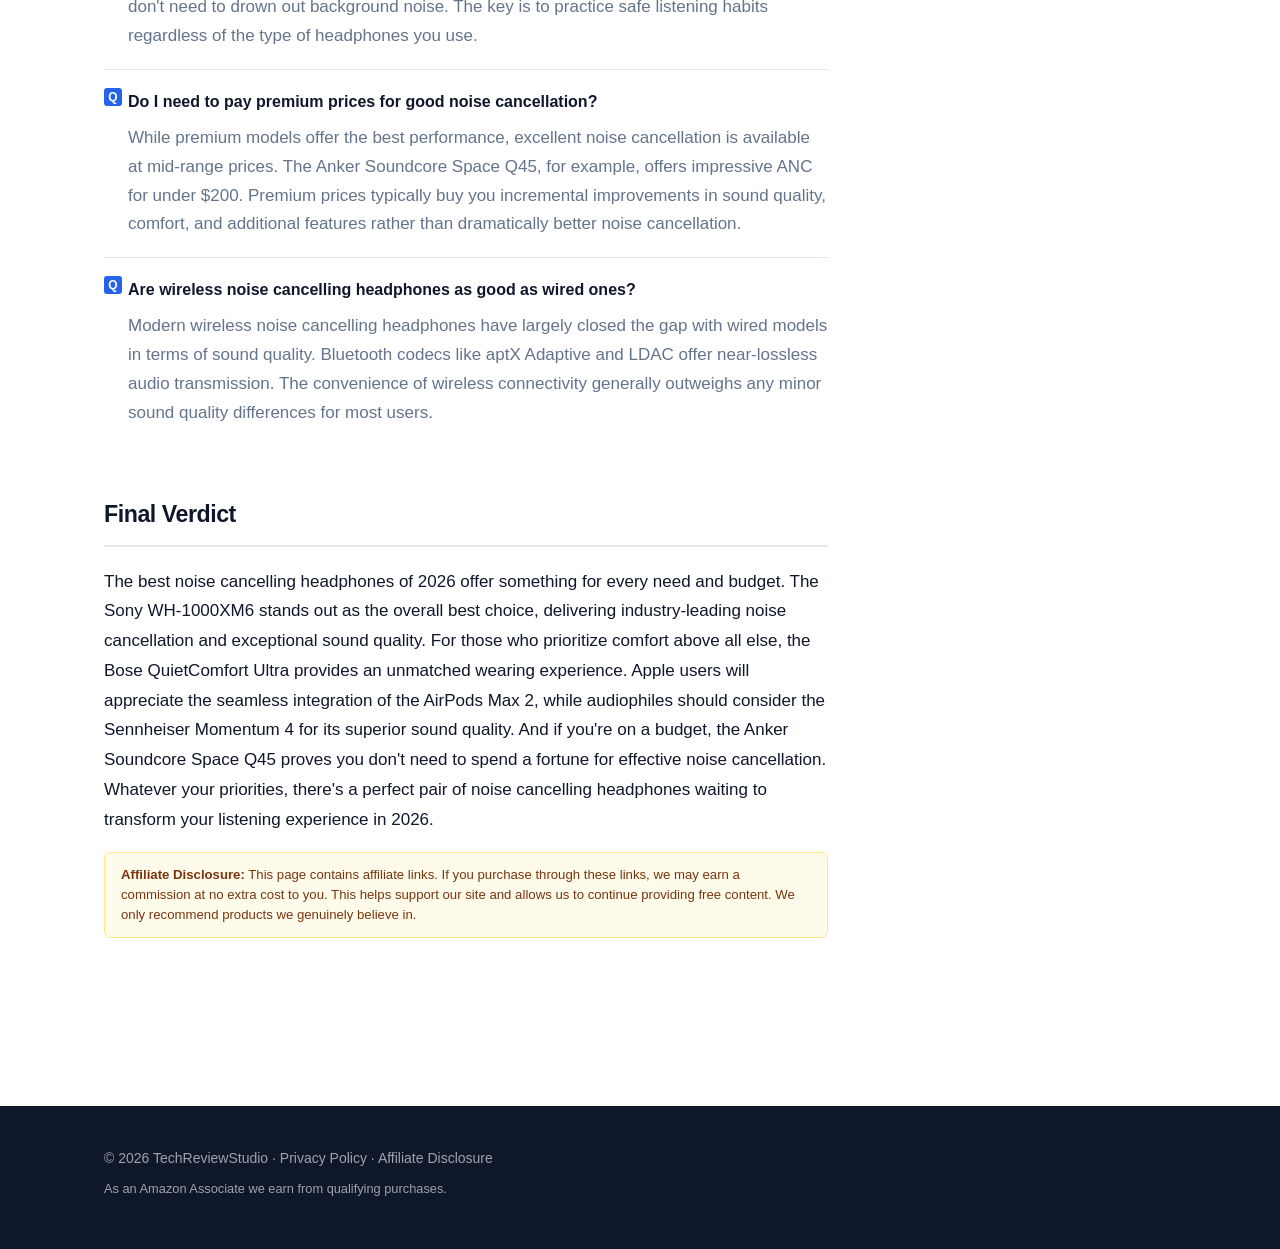
<file: best-noise-cancelling-headphones-2026-top-5-picks-tested-reviewed/index.html>
<!DOCTYPE html>
<html lang="en">
<head>
  <meta charset="UTF-8">
  <meta name="viewport" content="width=device-width, initial-scale=1.0">
  <title>Best Noise Cancelling Headphones 2026: Top 5 Picks Tested &amp; Reviewed | TechReviewStudio</title>
  <meta name="description" content="Discover the best noise cancelling headphones 2026 with our expert reviews. Top picks for travel, work, and premium sound quality.">
  <link rel="canonical" href="https://www.techreviewstudio.app/best-noise-cancelling-headphones-2026-top-5-picks-tested-reviewed/">
  <link rel="stylesheet" href="/assets/css/style.css">

  <meta property="og:title" content="Best Noise Cancelling Headphones 2026: Top 5 Picks Tested &amp; Reviewed">
  <meta property="og:description" content="Discover the best noise cancelling headphones 2026 with our expert reviews. Top picks for travel, work, and premium sound quality.">
  <meta property="og:type" content="article">
  <meta property="og:url" content="https://www.techreviewstudio.app/best-noise-cancelling-headphones-2026-top-5-picks-tested-reviewed/">
  <meta property="og:image" content="https://www.techreviewstudio.app/assets/og/best-noise-cancelling-headphones-2026-top-5-picks-tested-reviewed.jpg">
  <meta name="twitter:card" content="summary_large_image">
  <meta name="twitter:image" content="https://www.techreviewstudio.app/assets/og/best-noise-cancelling-headphones-2026-top-5-picks-tested-reviewed.jpg">
  <meta property="og:site_name" content="TechReviewStudio">

  <script type="application/ld+json">
  {
  "@context": "https://schema.org",
  "@type": "Article",
  "author": {
    "@type": "Person",
    "name": "Patrick"
  },
  "dateModified": "2026-02-21",
  "datePublished": "2026-02-21",
  "description": "Discover the best noise cancelling headphones 2026 with our expert reviews. Top picks for travel, work, and premium sound quality.",
  "headline": "Best Noise Cancelling Headphones 2026: Top 5 Picks Tested \u0026 Reviewed",
  "publisher": {
    "@type": "Organization",
    "name": "TechReviewStudio",
    "url": "https://www.techreviewstudio.app"
  }
}
  </script>

<script type="application/ld+json">
{
  "@context": "https://schema.org",
  "@type": "BreadcrumbList",
  "itemListElement": [
    {
      "@type": "ListItem",
      "position": 1,
      "name": "Home",
      "item": "https://www.techreviewstudio.app/"
    },
    {
      "@type": "ListItem",
      "position": 2,
      "name": "Best Picks",
      "item": "https://www.techreviewstudio.app/best-picks/"
    },
    {
      "@type": "ListItem",
      "position": 3,
      "name": "Best Noise Cancelling Headphones 2026: Top 5 Picks Tested & Reviewed",
      "item": "https://www.techreviewstudio.app/best-noise-cancelling-headphones-2026-top-5-picks-tested-reviewed/"
    }
  ]
}
</script>
</head>
<body>

<header>
  <div class="wrapper">
    <a href="/" class="site-name">TechReviewStudio</a>
    <nav>
      <a href="/">Home</a>
      <a href="/best-picks/">Best Picks</a>
      <a href="/buying-guides/">Guides</a>
    </nav>
  </div>
</header>

<div class="wrapper" style="padding-top: 40px;">
  <div class="content-grid">
    <main>
      <article>
        <div class="affiliate-disclosure">
    <strong>Affiliate Disclosure:</strong> This page contains affiliate links.
    If you purchase through these links, we may earn a commission at no extra
    cost to you. This helps support our site and allows us to continue providing
    free content. We only recommend products we genuinely believe in.
</div>

        <h1>Best Noise Cancelling Headphones 2026: Top 5 Picks Tested &amp; Reviewed</h1>
        <div class="article-meta">
          <span>📅 2026-02-21</span>
          <span>✍️ Patrick</span>
          
          <span>⏱️ 10 min read</span>
          
        </div>

        

        
        <div class="toc">
          <h4>Table of Contents</h4>
          <ol>
            <li><a href="#introduction">Introduction</a></li>
            <li><a href="#top-picks">Top Picks at a Glance</a></li>
            <li><a href="#buying-guide">What to Look For</a></li>
            <li><a href="#reviews">In-Depth Reviews</a></li>
            <li><a href="#faq">Frequently Asked Questions</a></li>
            <li><a href="#conclusion">Final Verdict</a></li>
          </ol>
        </div>

        
        <section id="introduction">
          <p>The constant hum of airplane engines, the chatter of coworkers, or the relentless noise of city streets can make it nearly impossible to focus or relax. In 2026, noise cancelling headphones have evolved into sophisticated devices that not only block out unwanted sounds but also deliver exceptional audio quality. Whether you&#39;re a frequent traveler, remote worker, or audiophile, finding the right pair can transform your daily experience. After extensive testing of the latest models, we&#39;ve identified the best noise cancelling headphones of 2026 that combine cutting-edge technology with comfort and style.</p>
        </section>

        
        
        <section id="top-picks">
          <h2>Top Picks at a Glance</h2>
          <div class="quick-picks-grid">
            
            <div class="quick-pick-card">
              <div class="badge">Best Overall</div>
              <h4>Sony WH-1000XM6</h4>
              <div class="price">$399-429</div>
              <p style="font-size:0.85rem; color:#64748b;">Industry-leading noise cancellation with unmatched sound quality and comfort</p>
              
              <a href="https://www.amazon.com/s?tag=techreviewstudio-20&amp;k=Sony+WH-1000XM6+noise+cancelling+headphones&amp;utm_source=amazon-affiliate&amp;utm_medium=affiliate&amp;utm_campaign=product-search" class="btn-affiliate" target="_blank"
                 rel="nofollow noopener noreferrer" style="font-size:0.85rem; padding:8px 16px;">
                Check Price →
              </a>
              
            </div>
            
            <div class="quick-pick-card">
              <div class="badge">Best for Comfort</div>
              <h4>Bose QuietComfort Ultra</h4>
              <div class="price">$429-459</div>
              <p style="font-size:0.85rem; color:#64748b;">Feather-light design with exceptional pressure distribution for all-day wear</p>
              
              <a href="https://www.amazon.com/s?tag=techreviewstudio-20&amp;k=Bose+QuietComfort+Ultra+noise+cancelling+headphones&amp;utm_source=amazon-affiliate&amp;utm_medium=affiliate&amp;utm_campaign=product-search" class="btn-affiliate" target="_blank"
                 rel="nofollow noopener noreferrer" style="font-size:0.85rem; padding:8px 16px;">
                Check Price →
              </a>
              
            </div>
            
            <div class="quick-pick-card">
              <div class="badge">Best for Apple Users</div>
              <h4>Apple AirPods Max 2</h4>
              <div class="price">$549-599</div>
              <p style="font-size:0.85rem; color:#64748b;">Seamless integration with Apple devices and spatial audio excellence</p>
              
              <a href="https://www.amazon.com/s?tag=techreviewstudio-20&amp;k=Apple+AirPods+Max+2+noise+cancelling+headphones&amp;utm_source=amazon-affiliate&amp;utm_medium=affiliate&amp;utm_campaign=product-search" class="btn-affiliate" target="_blank"
                 rel="nofollow noopener noreferrer" style="font-size:0.85rem; padding:8px 16px;">
                Check Price →
              </a>
              
            </div>
            
            <div class="quick-pick-card">
              <div class="badge">Best for Audiophiles</div>
              <h4>Sennheiser Momentum 4</h4>
              <div class="price">$379-399</div>
              <p style="font-size:0.85rem; color:#64748b;">Superior sound quality with customizable EQ and premium build quality</p>
              
              <a href="https://www.amazon.com/s?tag=techreviewstudio-20&amp;k=Sennheiser+Momentum+4+noise+cancelling+headphones&amp;utm_source=amazon-affiliate&amp;utm_medium=affiliate&amp;utm_campaign=product-search" class="btn-affiliate" target="_blank"
                 rel="nofollow noopener noreferrer" style="font-size:0.85rem; padding:8px 16px;">
                Check Price →
              </a>
              
            </div>
            
            <div class="quick-pick-card">
              <div class="badge">Best Budget Option</div>
              <h4>Anker Soundcore Space Q45</h4>
              <div class="price">$149-179</div>
              <p style="font-size:0.85rem; color:#64748b;">Excellent noise cancellation at half the price of premium models</p>
              
              <a href="https://www.amazon.com/s?tag=techreviewstudio-20&amp;k=Anker+Soundcore+Space+Q45+noise+cancelling+headphones&amp;utm_source=amazon-affiliate&amp;utm_medium=affiliate&amp;utm_campaign=product-search" class="btn-affiliate" target="_blank"
                 rel="nofollow noopener noreferrer" style="font-size:0.85rem; padding:8px 16px;">
                Check Price →
              </a>
              
            </div>
            
          </div>
        </section>
        

        
        
        <section id="buying-guide">
          <h2>What to Look For</h2>
          <p>Choosing the right noise cancelling headphones involves balancing several factors. The technology has advanced significantly in 2026, with improvements in adaptive noise cancellation, battery life, and sound quality. Your ideal pair depends on how you&#39;ll use them—frequent travelers need lightweight, foldable designs with long battery life, while home office workers might prioritize comfort for extended wear and excellent microphone quality for calls.</p>
          
          <h3>Noise Cancellation Performance</h3>
          <p>Look for adaptive ANC that adjusts to your environment. The best models use multiple microphones to analyze and counter ambient noise in real-time, with specific modes for different situations like airplane, office, or outdoor environments.</p>
          
          <h3>Sound Quality</h3>
          <p>Premium headphones offer balanced sound profiles with deep bass, clear mids, and sparkling highs. Consider whether you prefer a neutral sound or something more bass-heavy. Some models include customizable EQ settings through companion apps.</p>
          
          <h3>Comfort and Fit</h3>
          <p>Over-ear headphones should have plush ear cups and adjustable headbands. Weight distribution is crucial for long listening sessions. Memory foam ear cushions and breathable materials prevent heat buildup during extended use.</p>
          
          <h3>Battery Life</h3>
          <p>Modern noise cancelling headphones offer 20-40 hours of playback. Fast charging capabilities are valuable—some models provide 5 hours of use from just 10 minutes of charging. Check if the battery supports quick top-ups during travel.</p>
          
          <h3>Connectivity and Features</h3>
          <p>Bluetooth 5.3 or later ensures stable connections and better battery efficiency. Look for multipoint pairing to connect to multiple devices simultaneously. Additional features like touch controls, voice assistant integration, and transparency mode add convenience.</p>
          
        </section>
        

        
        
        <section id="reviews">
          <h2>In-Depth Reviews</h2>
          
          <div class="product-review">
            <h3>1. Sony WH-1000XM6</h3>
            <div class="product-subtitle">Best Overall Noise Cancelling Headphones</div>
            <p>The Sony WH-1000XM6 continues Sony&#39;s dominance in the noise cancelling headphone market with their most advanced ANC technology yet. Building on the success of previous generations, these headphones feature an upgraded QN3 processor that analyzes and counters noise more effectively than ever before. The sound quality is exceptional, with Sony&#39;s signature V1 processor delivering rich, detailed audio across all frequencies.</p>

            <div class="pros-cons">
              <div class="pros">
                <h5>✓ Pros</h5>
                <ul><li>Best-in-class noise cancellation that adapts to your environment</li><li>Exceptional sound quality with customizable EQ</li><li>40-hour battery life with quick charging</li><li>Comfortable for all-day wear</li><li>Excellent companion app with extensive customization</li></ul>
              </div>
              <div class="cons">
                <h5>✗ Cons</h5>
                <ul><li>Premium price point</li><li>Touch controls can be finicky at times</li><li>Bulkier than some competitors</li></ul>
              </div>
            </div>

            <p><strong>Best for:</strong> The WH-1000XM6 is perfect for anyone who wants the absolute best noise cancellation and sound quality, regardless of price. They&#39;re ideal for frequent travelers, audiophiles, and professionals who demand top-tier performance.</p>
            <p style="color:#64748b;"><em>The Sony WH-1000XM6 sets the benchmark for noise cancelling headphones in 2026. While they come at a premium price, the combination of superior noise cancellation, exceptional sound quality, and all-day comfort makes them worth every penny for those who demand the best.</em></p>

            
            <a href="https://www.amazon.com/s?tag=techreviewstudio-20&amp;k=Sony+WH-1000XM6+noise+cancelling+headphones&amp;utm_source=amazon-affiliate&amp;utm_medium=affiliate&amp;utm_campaign=product-search" class="btn-affiliate" target="_blank"
               rel="nofollow noopener noreferrer">
              Check Price on Amazon →
            </a>
            
          </div>
          
          <div class="product-review">
            <h3>2. Bose QuietComfort Ultra</h3>
            <div class="product-subtitle">Best for Comfort and Extended Wear</div>
            <p>Bose has long been synonymous with comfort in the headphone world, and the QuietComfort Ultra takes this legacy to new heights. These headphones feature an incredibly lightweight design with pressure-distributing ear cups that make them feel almost weightless, even during marathon listening sessions. The noise cancellation is excellent, though slightly less aggressive than Sony&#39;s offering, but the comfort level is unmatched.</p>

            <div class="pros-cons">
              <div class="pros">
                <h5>✓ Pros</h5>
                <ul><li>Unparalleled comfort for all-day wear</li><li>Excellent noise cancellation</li><li>Lightweight design at just 238g</li><li>Clear voice pickup for calls</li><li>Intuitive physical controls</li></ul>
              </div>
              <div class="cons">
                <h5>✗ Cons</h5>
                <ul><li>Sound quality, while good, doesn&#39;t match Sony&#39;s</li><li>Shorter battery life than competitors</li><li>Premium price tag</li></ul>
              </div>
            </div>

            <p><strong>Best for:</strong> The QuietComfort Ultra is perfect for professionals who wear headphones for extended periods, frequent travelers on long-haul flights, and anyone who prioritizes comfort above all else.</p>
            <p style="color:#64748b;"><em>If comfort is your top priority, the Bose QuietComfort Ultra delivers an experience that&#39;s hard to beat. The combination of feather-light design and plush ear cups makes them the most comfortable noise cancelling headphones on the market in 2026.</em></p>

            
            <a href="https://www.amazon.com/s?tag=techreviewstudio-20&amp;k=Bose+QuietComfort+Ultra+noise+cancelling+headphones&amp;utm_source=amazon-affiliate&amp;utm_medium=affiliate&amp;utm_campaign=product-search" class="btn-affiliate" target="_blank"
               rel="nofollow noopener noreferrer">
              Check Price on Amazon →
            </a>
            
          </div>
          
          <div class="product-review">
            <h3>3. Apple AirPods Max 2</h3>
            <div class="product-subtitle">Best for Apple Ecosystem Users</div>
            <p>The AirPods Max 2 builds on Apple&#39;s original success with significant improvements in noise cancellation and spatial audio. These headphones offer seamless integration with Apple devices, featuring instant pairing, automatic device switching, and hands-free Siri access. The spatial audio with dynamic head tracking creates an immersive listening experience that&#39;s particularly impressive for movies and music.</p>

            <div class="pros-cons">
              <div class="pros">
                <h5>✓ Pros</h5>
                <ul><li>Perfect integration with Apple devices</li><li>Outstanding spatial audio performance</li><li>Premium build quality with aluminum and stainless steel</li><li>Excellent call quality</li><li>Adaptive EQ that adjusts to your ears</li></ul>
              </div>
              <div class="cons">
                <h5>✗ Cons</h5>
                <ul><li>Very expensive compared to competitors</li><li>No included carrying case</li><li>Heavy at 384g</li><li>Limited customization options</li></ul>
              </div>
            </div>

            <p><strong>Best for:</strong> The AirPods Max 2 is ideal for Apple users who want seamless integration across their devices and don&#39;t mind paying a premium for the Apple experience. They&#39;re particularly great for those who frequently switch between iPhone, iPad, and Mac.</p>
            <p style="color:#64748b;"><em>The AirPods Max 2 offers the best Apple ecosystem experience available, with spatial audio that&#39;s truly impressive. While they&#39;re expensive and heavy, the seamless integration and build quality make them worth considering for dedicated Apple users.</em></p>

            
            <a href="https://www.amazon.com/s?tag=techreviewstudio-20&amp;k=Apple+AirPods+Max+2+noise+cancelling+headphones&amp;utm_source=amazon-affiliate&amp;utm_medium=affiliate&amp;utm_campaign=product-search" class="btn-affiliate" target="_blank"
               rel="nofollow noopener noreferrer">
              Check Price on Amazon →
            </a>
            
          </div>
          
          <div class="product-review">
            <h3>4. Sennheiser Momentum 4</h3>
            <div class="product-subtitle">Best for Audiophiles</div>
            <p>The Sennheiser Momentum 4 represents a significant evolution in the Momentum line, offering audiophile-grade sound quality with effective noise cancellation. These headphones feature a warm, detailed sound signature that&#39;s perfect for critical listening, along with a 42-hour battery life that&#39;s among the best in class. The companion app offers extensive customization options for both sound and ANC levels.</p>

            <div class="pros-cons">
              <div class="pros">
                <h5>✓ Pros</h5>
                <ul><li>Exceptional sound quality with warm, detailed signature</li><li>Longest battery life at 42 hours</li><li>Extensive customization through app</li><li>Premium materials and build quality</li><li>Excellent value for the performance</li></ul>
              </div>
              <div class="cons">
                <h5>✗ Cons</h5>
                <ul><li>ANC not quite as effective as Sony or Bose</li><li>Bulkier design</li><li>Touch controls can be overly sensitive</li></ul>
              </div>
            </div>

            <p><strong>Best for:</strong> The Momentum 4 is perfect for audiophiles who want excellent sound quality without sacrificing noise cancellation. They&#39;re also great for those who need long battery life and don&#39;t mind a slightly bulkier design.</p>
            <p style="color:#64748b;"><em>The Sennheiser Momentum 4 strikes an excellent balance between audiophile sound quality and effective noise cancellation. With the longest battery life in this roundup and a reasonable price point, they offer exceptional value for serious listeners.</em></p>

            
            <a href="https://www.amazon.com/s?tag=techreviewstudio-20&amp;k=Sennheiser+Momentum+4+noise+cancelling+headphones&amp;utm_source=amazon-affiliate&amp;utm_medium=affiliate&amp;utm_campaign=product-search" class="btn-affiliate" target="_blank"
               rel="nofollow noopener noreferrer">
              Check Price on Amazon →
            </a>
            
          </div>
          
          <div class="product-review">
            <h3>5. Anker Soundcore Space Q45</h3>
            <div class="product-subtitle">Best Budget Noise Cancelling Headphones</div>
            <p>The Anker Soundcore Space Q45 proves that you don&#39;t need to spend a fortune for effective noise cancellation. These headphones offer impressive ANC performance that rivals much more expensive models, along with good sound quality and a comfortable design. The 50-hour battery life is exceptional, and the companion app provides useful customization options.</p>

            <div class="pros-cons">
              <div class="pros">
                <h5>✓ Pros</h5>
                <ul><li>Excellent noise cancellation for the price</li><li>Impressive 50-hour battery life</li><li>Comfortable design for the price point</li><li>Good sound quality with customizable EQ</li><li>Excellent value proposition</li></ul>
              </div>
              <div class="cons">
                <h5>✗ Cons</h5>
                <ul><li>Build quality not as premium as higher-end models</li><li>ANC not as effective in very loud environments</li><li>Bulkier than some competitors</li><li>Microphone quality could be better</li></ul>
              </div>
            </div>

            <p><strong>Best for:</strong> The Space Q45 is perfect for budget-conscious buyers who still want effective noise cancellation, students, casual listeners, and anyone who wants good performance without breaking the bank.</p>
            <p style="color:#64748b;"><em>The Anker Soundcore Space Q45 delivers impressive performance at a fraction of the cost of premium models. While they don&#39;t match the absolute best in every category, they offer excellent value and are the best budget option in 2026.</em></p>

            
            <a href="https://www.amazon.com/s?tag=techreviewstudio-20&amp;k=Anker+Soundcore+Space+Q45+noise+cancelling+headphones&amp;utm_source=amazon-affiliate&amp;utm_medium=affiliate&amp;utm_campaign=product-search" class="btn-affiliate" target="_blank"
               rel="nofollow noopener noreferrer">
              Check Price on Amazon →
            </a>
            
          </div>
          
        </section>
        

        
        
        <section id="faq">
          <h2>Frequently Asked Questions</h2>
          
          <div class="faq-item">
            <div class="faq-question">What&#39;s the difference between active and passive noise cancellation?</div>
            <div class="faq-answer">Passive noise cancellation uses physical barriers like ear cup design to block external sounds, while active noise cancellation uses microphones to detect ambient noise and create opposing sound waves to cancel it out. Most modern noise cancelling headphones use both technologies together for maximum effectiveness.</div>
          </div>
          
          <div class="faq-item">
            <div class="faq-question">How long do noise cancelling headphones typically last?</div>
            <div class="faq-answer">With proper care, quality noise cancelling headphones typically last 3-5 years. Battery life may degrade over time, but many models have replaceable batteries. The physical components like ear cups and headbands can often be replaced separately to extend the overall lifespan.</div>
          </div>
          
          <div class="faq-item">
            <div class="faq-question">Can noise cancelling headphones damage your hearing?</div>
            <div class="faq-answer">No, noise cancelling headphones don&#39;t damage hearing any more than regular headphones. In fact, they may help protect hearing by allowing you to listen at lower volumes since you don&#39;t need to drown out background noise. The key is to practice safe listening habits regardless of the type of headphones you use.</div>
          </div>
          
          <div class="faq-item">
            <div class="faq-question">Do I need to pay premium prices for good noise cancellation?</div>
            <div class="faq-answer">While premium models offer the best performance, excellent noise cancellation is available at mid-range prices. The Anker Soundcore Space Q45, for example, offers impressive ANC for under $200. Premium prices typically buy you incremental improvements in sound quality, comfort, and additional features rather than dramatically better noise cancellation.</div>
          </div>
          
          <div class="faq-item">
            <div class="faq-question">Are wireless noise cancelling headphones as good as wired ones?</div>
            <div class="faq-answer">Modern wireless noise cancelling headphones have largely closed the gap with wired models in terms of sound quality. Bluetooth codecs like aptX Adaptive and LDAC offer near-lossless audio transmission. The convenience of wireless connectivity generally outweighs any minor sound quality differences for most users.</div>
          </div>
          
        </section>
        

        
        <section id="conclusion">
          <h2>Final Verdict</h2>
          
          <p>The best noise cancelling headphones of 2026 offer something for every need and budget. The Sony WH-1000XM6 stands out as the overall best choice, delivering industry-leading noise cancellation and exceptional sound quality. For those who prioritize comfort above all else, the Bose QuietComfort Ultra provides an unmatched wearing experience. Apple users will appreciate the seamless integration of the AirPods Max 2, while audiophiles should consider the Sennheiser Momentum 4 for its superior sound quality. And if you&#39;re on a budget, the Anker Soundcore Space Q45 proves you don&#39;t need to spend a fortune for effective noise cancellation. Whatever your priorities, there&#39;s a perfect pair of noise cancelling headphones waiting to transform your listening experience in 2026.</p>
          
        </section>

        

        <div class="affiliate-disclosure">
    <strong>Affiliate Disclosure:</strong> This page contains affiliate links.
    If you purchase through these links, we may earn a commission at no extra
    cost to you. This helps support our site and allows us to continue providing
    free content. We only recommend products we genuinely believe in.
</div>
      </article>
    </main>

    <aside class="sidebar">
      <div class="sidebar-widget">
        <h4>Quick Picks</h4>
        <ul style="margin:0; padding-left:16px; font-size:0.9rem;">
          
          
          <li style="margin:6px 0;">
            <a href="https://www.amazon.com/s?tag=techreviewstudio-20&amp;k=Sony+WH-1000XM6+noise+cancelling+headphones&amp;utm_source=amazon-affiliate&amp;utm_medium=affiliate&amp;utm_campaign=product-search"
               style="color:#2563eb;" target="_blank" rel="nofollow">
              Sony WH-1000XM6
            </a>
            <span style="color:#64748b; font-size:0.8rem;"> — Best Overall</span>
          </li>
          
          <li style="margin:6px 0;">
            <a href="https://www.amazon.com/s?tag=techreviewstudio-20&amp;k=Bose+QuietComfort+Ultra+noise+cancelling+headphones&amp;utm_source=amazon-affiliate&amp;utm_medium=affiliate&amp;utm_campaign=product-search"
               style="color:#2563eb;" target="_blank" rel="nofollow">
              Bose QuietComfort Ultra
            </a>
            <span style="color:#64748b; font-size:0.8rem;"> — Best for Comfort</span>
          </li>
          
          <li style="margin:6px 0;">
            <a href="https://www.amazon.com/s?tag=techreviewstudio-20&amp;k=Apple+AirPods+Max+2+noise+cancelling+headphones&amp;utm_source=amazon-affiliate&amp;utm_medium=affiliate&amp;utm_campaign=product-search"
               style="color:#2563eb;" target="_blank" rel="nofollow">
              Apple AirPods Max 2
            </a>
            <span style="color:#64748b; font-size:0.8rem;"> — Best for Apple Users</span>
          </li>
          
          <li style="margin:6px 0;">
            <a href="https://www.amazon.com/s?tag=techreviewstudio-20&amp;k=Sennheiser+Momentum+4+noise+cancelling+headphones&amp;utm_source=amazon-affiliate&amp;utm_medium=affiliate&amp;utm_campaign=product-search"
               style="color:#2563eb;" target="_blank" rel="nofollow">
              Sennheiser Momentum 4
            </a>
            <span style="color:#64748b; font-size:0.8rem;"> — Best for Audiophiles</span>
          </li>
          
          <li style="margin:6px 0;">
            <a href="https://www.amazon.com/s?tag=techreviewstudio-20&amp;k=Anker+Soundcore+Space+Q45+noise+cancelling+headphones&amp;utm_source=amazon-affiliate&amp;utm_medium=affiliate&amp;utm_campaign=product-search"
               style="color:#2563eb;" target="_blank" rel="nofollow">
              Anker Soundcore Space Q45
            </a>
            <span style="color:#64748b; font-size:0.8rem;"> — Best Budget Option</span>
          </li>
          
          
        </ul>
      </div>

      <div class="sidebar-widget" style="background:#fff7ed; border-color:#fed7aa;">
        <h4 style="color:#9a3412;">Why Trust Us?</h4>
        <p style="font-size:0.85rem; color:#7c2d12; margin:0;">
          We research and analyze hundreds of products so you don't have to.
          Our recommendations are based on real-world performance, not paid placements.
        </p>
      </div>
    </aside>
  </div>
</div>

<footer>
  <div class="wrapper">
    <p>© 2026 TechReviewStudio · <a href="/privacy/">Privacy Policy</a> · <a href="/affiliate-disclosure/">Affiliate Disclosure</a></p>
    <p style="font-size:0.8rem; margin-top:8px;">
      As an Amazon Associate we earn from qualifying purchases.
    </p>
  </div>
</footer>

</body>
</html>
</file>
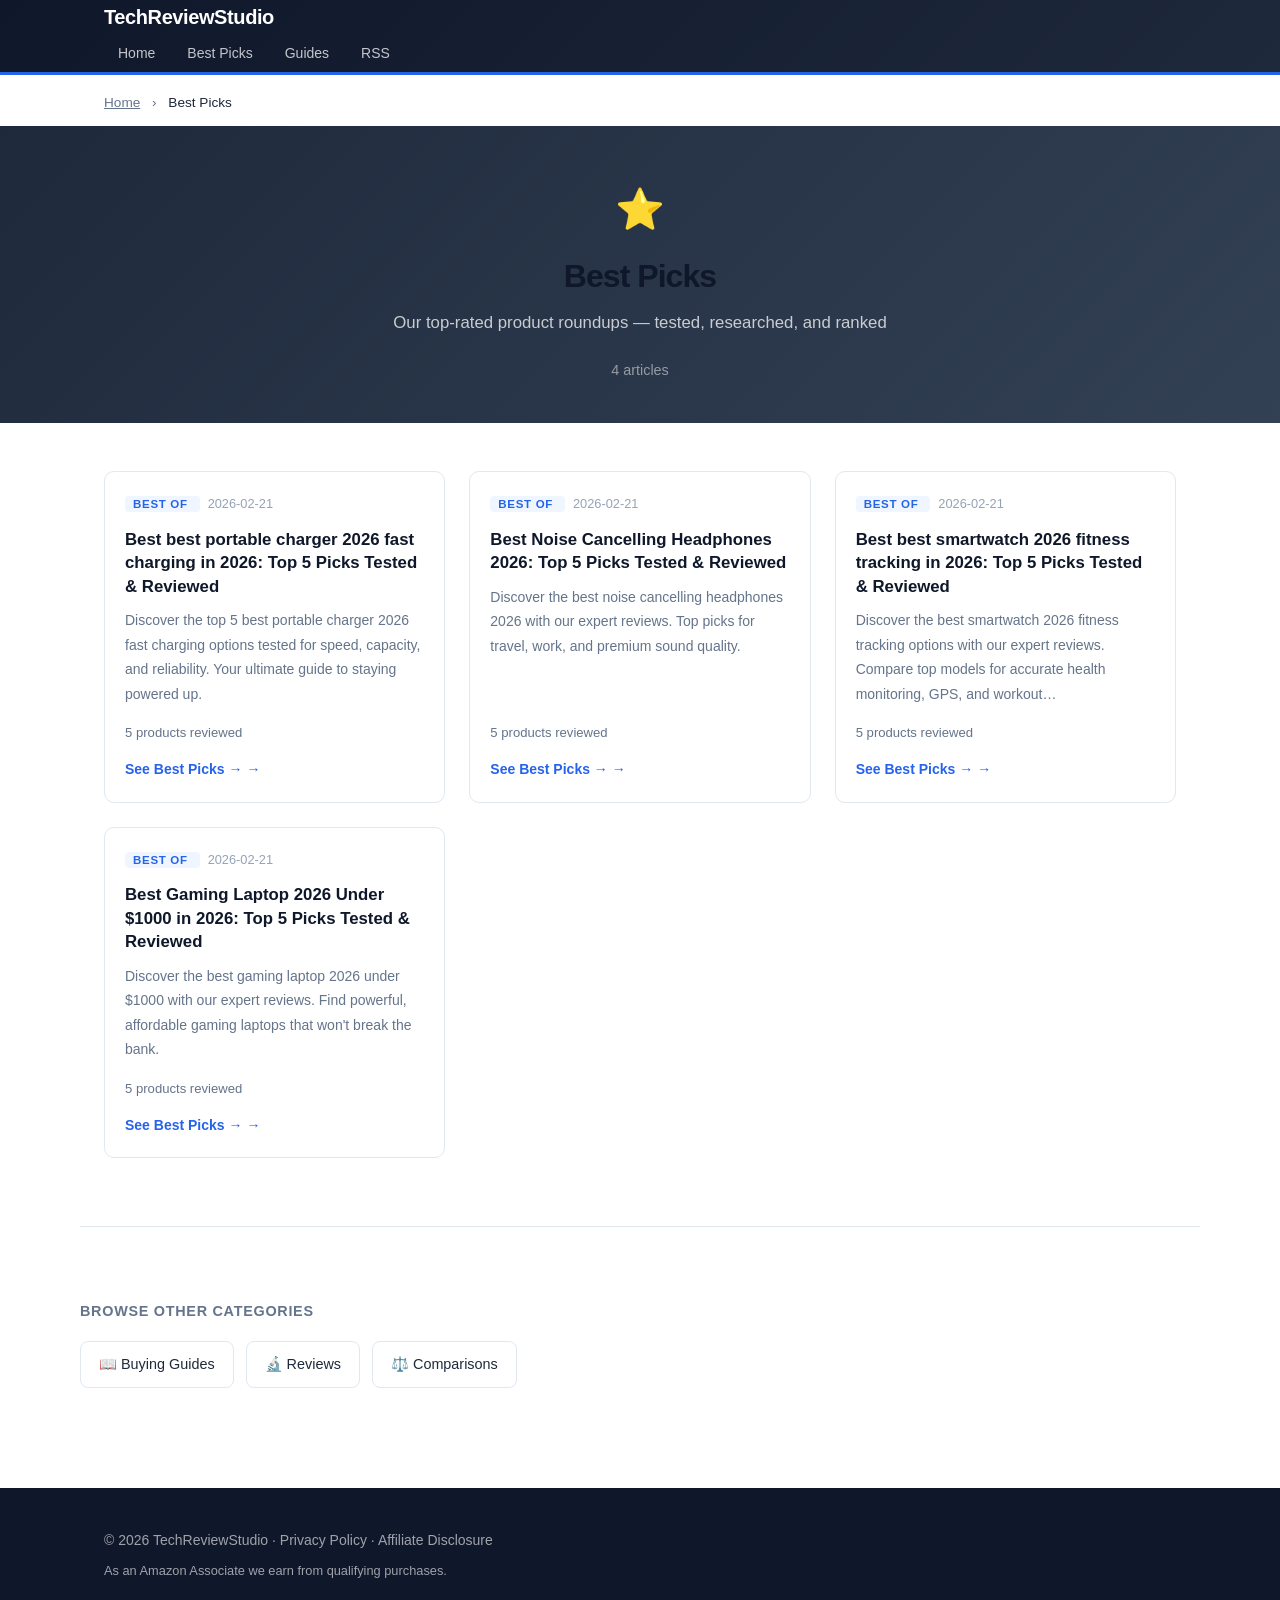
<file: best-picks/index.html>
<!DOCTYPE html>
<html lang="en">
<head>
  <meta charset="UTF-8">
  <meta name="viewport" content="width=device-width, initial-scale=1.0">
  <title>Best Picks | TechReviewStudio</title>
  <meta name="description" content="Our top-rated product roundups — tested, researched, and ranked — TechReviewStudio">
  <link rel="canonical" href="https://www.techreviewstudio.app/best-picks/">
  <link rel="alternate" type="application/rss+xml" title="TechReviewStudio" href="/feed.xml">
  <link rel="stylesheet" href="/assets/css/style.css">

  <meta property="og:title" content="Best Picks | TechReviewStudio">
  <meta property="og:description" content="Our top-rated product roundups — tested, researched, and ranked">
  <meta property="og:type" content="website">
  <meta property="og:url" content="https://www.techreviewstudio.app/best-picks/">

  <script type="application/ld+json">
  {
    "@context": "https://schema.org",
    "@type": "CollectionPage",
    "name": "Best Picks",
    "description": "Our top-rated product roundups \u2014 tested, researched, and ranked",
    "url": "https://www.techreviewstudio.app/best-picks/",
    "isPartOf": { "@type": "WebSite", "name": "TechReviewStudio", "url": "https://www.techreviewstudio.app" },
    "breadcrumb": {
      "@type": "BreadcrumbList",
      "itemListElement": [
        { "@type": "ListItem", "position": 1, "name": "Home", "item": "https://www.techreviewstudio.app/" },
        { "@type": "ListItem", "position": 2, "name": "Best Picks", "item": "https://www.techreviewstudio.app/best-picks/" }
      ]
    }
  }
  </script>
</head>
<body>

<header>
  <div class="wrapper">
    <a href="/" class="site-name">TechReviewStudio</a>
    <nav>
      <a href="/">Home</a>
      <a href="/best-picks/">Best Picks</a>
      <a href="/buying-guides/">Guides</a>
      <a href="/feed.xml">RSS</a>
    </nav>
  </div>
</header>

<!-- Breadcrumb -->
<div class="wrapper" style="padding-top:16px; font-size:0.85rem; color:#64748b;">
  <a href="/" style="color:#64748b;">Home</a>
  <span style="margin:0 8px;">›</span>
  <span style="color:#1e293b;">Best Picks</span>
</div>

<!-- Category Hero -->
<div style="background:linear-gradient(135deg,#1e293b 0%,#334155 100%); color:white; padding:48px 0 40px; margin-top:12px;">
  <div class="wrapper" style="text-align:center;">
    <div style="font-size:2.5rem; margin-bottom:12px;">⭐</div>
    <h1 style="margin:0 0 12px; font-size:2rem;">Best Picks</h1>
    <p style="color:rgba(255,255,255,0.75); max-width:560px; margin:0 auto; font-size:1.05rem;">
      Our top-rated product roundups — tested, researched, and ranked
    </p>
    <div style="margin-top:20px; font-size:0.9rem; color:rgba(255,255,255,0.5);">
      4 articles
    </div>
  </div>
</div>

<!-- Articles Grid -->
<div class="wrapper">
  
  <div class="articles-grid">
    
    <div class="article-card">
      <div class="article-card-body">
        <!-- Article type badge -->
        <div style="margin-bottom:10px;">
          <span style="font-size:0.72rem; font-weight:600; text-transform:uppercase;
                       letter-spacing:0.06em; color:#2563eb; background:#eff6ff;
                       padding:2px 8px; border-radius:4px;">
            Best Of
          </span>
          
          <span style="font-size:0.8rem; color:#94a3b8; margin-left:8px;">
            2026-02-21
          </span>
          
        </div>
        <h3><a href="/best-best-portable-charger-2026-fast-charging-in-2026-top-5-picks-tested-reviewed/">Best best portable charger 2026 fast charging in 2026: Top 5 Picks Tested &amp; Reviewed</a></h3>
        <p class="excerpt">Discover the top 5 best portable charger 2026 fast charging options tested for speed, capacity, and reliability. Your ultimate guide to staying powered up.</p>
        
        <p style="font-size:0.82rem; color:#64748b; margin-bottom:12px;">
          5 products reviewed
        </p>
        
        <a href="/best-best-portable-charger-2026-fast-charging-in-2026-top-5-picks-tested-reviewed/" class="read-more">
          See Best Picks →
        </a>
      </div>
    </div>
    
    <div class="article-card">
      <div class="article-card-body">
        <!-- Article type badge -->
        <div style="margin-bottom:10px;">
          <span style="font-size:0.72rem; font-weight:600; text-transform:uppercase;
                       letter-spacing:0.06em; color:#2563eb; background:#eff6ff;
                       padding:2px 8px; border-radius:4px;">
            Best Of
          </span>
          
          <span style="font-size:0.8rem; color:#94a3b8; margin-left:8px;">
            2026-02-21
          </span>
          
        </div>
        <h3><a href="/best-noise-cancelling-headphones-2026-top-5-picks-tested-reviewed/">Best Noise Cancelling Headphones 2026: Top 5 Picks Tested &amp; Reviewed</a></h3>
        <p class="excerpt">Discover the best noise cancelling headphones 2026 with our expert reviews. Top picks for travel, work, and premium sound quality.</p>
        
        <p style="font-size:0.82rem; color:#64748b; margin-bottom:12px;">
          5 products reviewed
        </p>
        
        <a href="/best-noise-cancelling-headphones-2026-top-5-picks-tested-reviewed/" class="read-more">
          See Best Picks →
        </a>
      </div>
    </div>
    
    <div class="article-card">
      <div class="article-card-body">
        <!-- Article type badge -->
        <div style="margin-bottom:10px;">
          <span style="font-size:0.72rem; font-weight:600; text-transform:uppercase;
                       letter-spacing:0.06em; color:#2563eb; background:#eff6ff;
                       padding:2px 8px; border-radius:4px;">
            Best Of
          </span>
          
          <span style="font-size:0.8rem; color:#94a3b8; margin-left:8px;">
            2026-02-21
          </span>
          
        </div>
        <h3><a href="/best-best-smartwatch-2026-fitness-tracking-in-2026-top-5-picks-tested-reviewed/">Best best smartwatch 2026 fitness tracking in 2026: Top 5 Picks Tested &amp; Reviewed</a></h3>
        <p class="excerpt">Discover the best smartwatch 2026 fitness tracking options with our expert reviews. Compare top models for accurate health monitoring, GPS, and workout…</p>
        
        <p style="font-size:0.82rem; color:#64748b; margin-bottom:12px;">
          5 products reviewed
        </p>
        
        <a href="/best-best-smartwatch-2026-fitness-tracking-in-2026-top-5-picks-tested-reviewed/" class="read-more">
          See Best Picks →
        </a>
      </div>
    </div>
    
    <div class="article-card">
      <div class="article-card-body">
        <!-- Article type badge -->
        <div style="margin-bottom:10px;">
          <span style="font-size:0.72rem; font-weight:600; text-transform:uppercase;
                       letter-spacing:0.06em; color:#2563eb; background:#eff6ff;
                       padding:2px 8px; border-radius:4px;">
            Best Of
          </span>
          
          <span style="font-size:0.8rem; color:#94a3b8; margin-left:8px;">
            2026-02-21
          </span>
          
        </div>
        <h3><a href="/best-gaming-laptop-2026-under-1000-in-2026-top-5-picks-tested-reviewed/">Best Gaming Laptop 2026 Under $1000 in 2026: Top 5 Picks Tested &amp; Reviewed</a></h3>
        <p class="excerpt">Discover the best gaming laptop 2026 under $1000 with our expert reviews. Find powerful, affordable gaming laptops that won&#39;t break the bank.</p>
        
        <p style="font-size:0.82rem; color:#64748b; margin-bottom:12px;">
          5 products reviewed
        </p>
        
        <a href="/best-gaming-laptop-2026-under-1000-in-2026-top-5-picks-tested-reviewed/" class="read-more">
          See Best Picks →
        </a>
      </div>
    </div>
    
  </div>

  
</div>

<!-- Cross-category nav -->
<div class="wrapper" style="padding:40px 0 20px; border-top:1px solid #e2e8f0; margin-top:20px;">
  <h3 style="font-size:0.9rem; text-transform:uppercase; letter-spacing:0.05em; color:#64748b; margin-bottom:16px;">
    Browse Other Categories
  </h3>
  <div style="display:flex; gap:12px; flex-wrap:wrap;">
    
    
    
    
    <a href="/buying-guides/" style="border:1px solid #e2e8f0; border-radius:8px; padding:10px 18px;
                                       color:#1e293b; text-decoration:none; font-size:0.9rem;
                                       transition:background 0.15s;"
       onmouseover="this.style.background='#f8fafc'" onmouseout="this.style.background=''">
      📖 Buying Guides
    </a>
    
    
    
    <a href="/reviews/" style="border:1px solid #e2e8f0; border-radius:8px; padding:10px 18px;
                                       color:#1e293b; text-decoration:none; font-size:0.9rem;
                                       transition:background 0.15s;"
       onmouseover="this.style.background='#f8fafc'" onmouseout="this.style.background=''">
      🔬 Reviews
    </a>
    
    
    
    <a href="/comparisons/" style="border:1px solid #e2e8f0; border-radius:8px; padding:10px 18px;
                                       color:#1e293b; text-decoration:none; font-size:0.9rem;
                                       transition:background 0.15s;"
       onmouseover="this.style.background='#f8fafc'" onmouseout="this.style.background=''">
      ⚖️ Comparisons
    </a>
    
    
  </div>
</div>

<footer>
  <div class="wrapper">
    <p>© 2026 TechReviewStudio · <a href="/privacy/">Privacy Policy</a> · <a href="/affiliate-disclosure/">Affiliate Disclosure</a></p>
    <p style="font-size:0.8rem; margin-top:8px;">
      As an Amazon Associate we earn from qualifying purchases.
    </p>
  </div>
</footer>

</body>
</html>
</file>
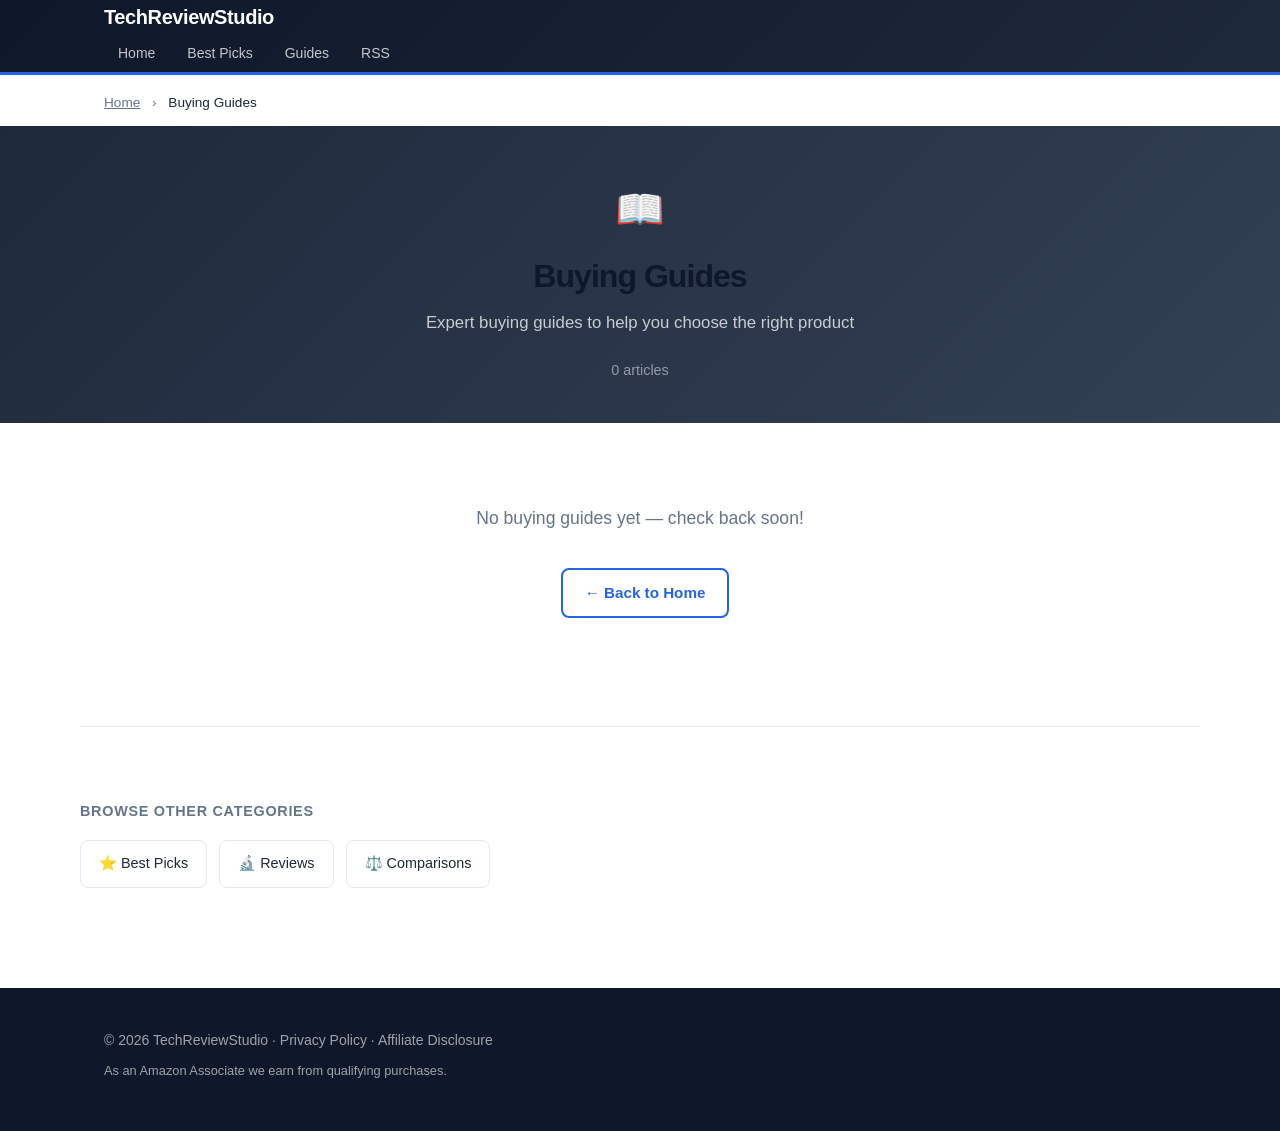
<file: buying-guides/index.html>
<!DOCTYPE html>
<html lang="en">
<head>
  <meta charset="UTF-8">
  <meta name="viewport" content="width=device-width, initial-scale=1.0">
  <title>Buying Guides | TechReviewStudio</title>
  <meta name="description" content="Expert buying guides to help you choose the right product — TechReviewStudio">
  <link rel="canonical" href="https://www.techreviewstudio.app/buying-guides/">
  <link rel="alternate" type="application/rss+xml" title="TechReviewStudio" href="/feed.xml">
  <link rel="stylesheet" href="/assets/css/style.css">

  <meta property="og:title" content="Buying Guides | TechReviewStudio">
  <meta property="og:description" content="Expert buying guides to help you choose the right product">
  <meta property="og:type" content="website">
  <meta property="og:url" content="https://www.techreviewstudio.app/buying-guides/">

  <script type="application/ld+json">
  {
    "@context": "https://schema.org",
    "@type": "CollectionPage",
    "name": "Buying Guides",
    "description": "Expert buying guides to help you choose the right product",
    "url": "https://www.techreviewstudio.app/buying-guides/",
    "isPartOf": { "@type": "WebSite", "name": "TechReviewStudio", "url": "https://www.techreviewstudio.app" },
    "breadcrumb": {
      "@type": "BreadcrumbList",
      "itemListElement": [
        { "@type": "ListItem", "position": 1, "name": "Home", "item": "https://www.techreviewstudio.app/" },
        { "@type": "ListItem", "position": 2, "name": "Buying Guides", "item": "https://www.techreviewstudio.app/buying-guides/" }
      ]
    }
  }
  </script>
</head>
<body>

<header>
  <div class="wrapper">
    <a href="/" class="site-name">TechReviewStudio</a>
    <nav>
      <a href="/">Home</a>
      <a href="/best-picks/">Best Picks</a>
      <a href="/buying-guides/">Guides</a>
      <a href="/feed.xml">RSS</a>
    </nav>
  </div>
</header>

<!-- Breadcrumb -->
<div class="wrapper" style="padding-top:16px; font-size:0.85rem; color:#64748b;">
  <a href="/" style="color:#64748b;">Home</a>
  <span style="margin:0 8px;">›</span>
  <span style="color:#1e293b;">Buying Guides</span>
</div>

<!-- Category Hero -->
<div style="background:linear-gradient(135deg,#1e293b 0%,#334155 100%); color:white; padding:48px 0 40px; margin-top:12px;">
  <div class="wrapper" style="text-align:center;">
    <div style="font-size:2.5rem; margin-bottom:12px;">📖</div>
    <h1 style="margin:0 0 12px; font-size:2rem;">Buying Guides</h1>
    <p style="color:rgba(255,255,255,0.75); max-width:560px; margin:0 auto; font-size:1.05rem;">
      Expert buying guides to help you choose the right product
    </p>
    <div style="margin-top:20px; font-size:0.9rem; color:rgba(255,255,255,0.5);">
      0 articles
    </div>
  </div>
</div>

<!-- Articles Grid -->
<div class="wrapper">
  
  <div style="text-align:center; padding:80px 20px; color:#64748b;">
    <p style="font-size:1.1rem;">No buying guides yet — check back soon!</p>
    <a href="/" class="btn-affiliate-secondary" style="display:inline-block; margin-top:16px;">← Back to Home</a>
  </div>
  
</div>

<!-- Cross-category nav -->
<div class="wrapper" style="padding:40px 0 20px; border-top:1px solid #e2e8f0; margin-top:20px;">
  <h3 style="font-size:0.9rem; text-transform:uppercase; letter-spacing:0.05em; color:#64748b; margin-bottom:16px;">
    Browse Other Categories
  </h3>
  <div style="display:flex; gap:12px; flex-wrap:wrap;">
    
    
    <a href="/best-picks/" style="border:1px solid #e2e8f0; border-radius:8px; padding:10px 18px;
                                       color:#1e293b; text-decoration:none; font-size:0.9rem;
                                       transition:background 0.15s;"
       onmouseover="this.style.background='#f8fafc'" onmouseout="this.style.background=''">
      ⭐ Best Picks
    </a>
    
    
    
    
    
    <a href="/reviews/" style="border:1px solid #e2e8f0; border-radius:8px; padding:10px 18px;
                                       color:#1e293b; text-decoration:none; font-size:0.9rem;
                                       transition:background 0.15s;"
       onmouseover="this.style.background='#f8fafc'" onmouseout="this.style.background=''">
      🔬 Reviews
    </a>
    
    
    
    <a href="/comparisons/" style="border:1px solid #e2e8f0; border-radius:8px; padding:10px 18px;
                                       color:#1e293b; text-decoration:none; font-size:0.9rem;
                                       transition:background 0.15s;"
       onmouseover="this.style.background='#f8fafc'" onmouseout="this.style.background=''">
      ⚖️ Comparisons
    </a>
    
    
  </div>
</div>

<footer>
  <div class="wrapper">
    <p>© 2026 TechReviewStudio · <a href="/privacy/">Privacy Policy</a> · <a href="/affiliate-disclosure/">Affiliate Disclosure</a></p>
    <p style="font-size:0.8rem; margin-top:8px;">
      As an Amazon Associate we earn from qualifying purchases.
    </p>
  </div>
</footer>

</body>
</html>
</file>
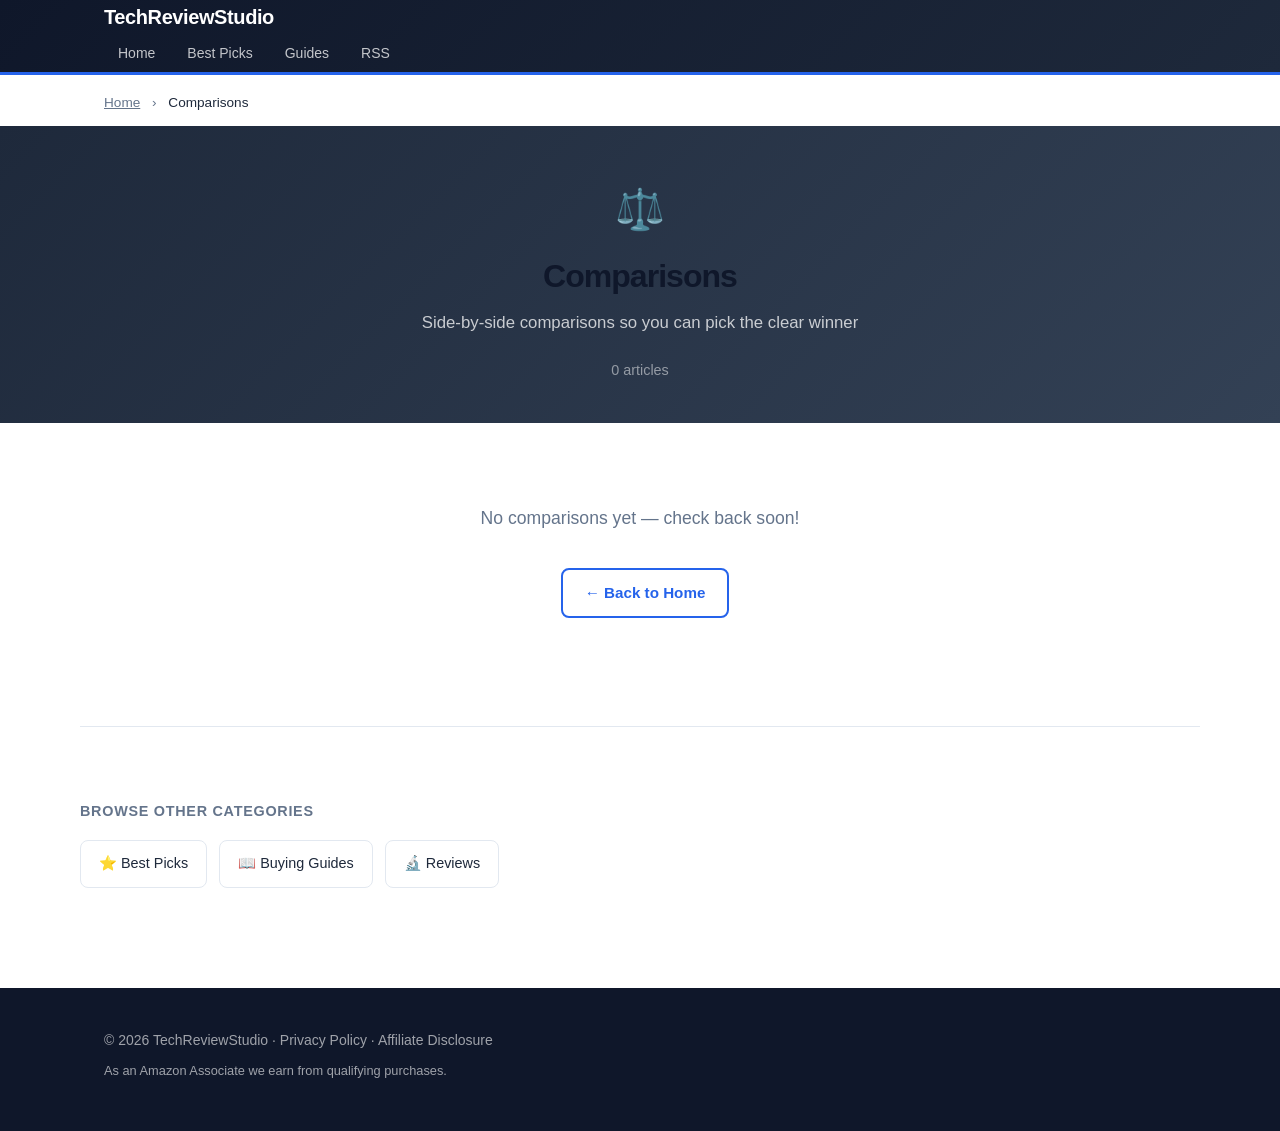
<file: comparisons/index.html>
<!DOCTYPE html>
<html lang="en">
<head>
  <meta charset="UTF-8">
  <meta name="viewport" content="width=device-width, initial-scale=1.0">
  <title>Comparisons | TechReviewStudio</title>
  <meta name="description" content="Side-by-side comparisons so you can pick the clear winner — TechReviewStudio">
  <link rel="canonical" href="https://www.techreviewstudio.app/comparisons/">
  <link rel="alternate" type="application/rss+xml" title="TechReviewStudio" href="/feed.xml">
  <link rel="stylesheet" href="/assets/css/style.css">

  <meta property="og:title" content="Comparisons | TechReviewStudio">
  <meta property="og:description" content="Side-by-side comparisons so you can pick the clear winner">
  <meta property="og:type" content="website">
  <meta property="og:url" content="https://www.techreviewstudio.app/comparisons/">

  <script type="application/ld+json">
  {
    "@context": "https://schema.org",
    "@type": "CollectionPage",
    "name": "Comparisons",
    "description": "Side-by-side comparisons so you can pick the clear winner",
    "url": "https://www.techreviewstudio.app/comparisons/",
    "isPartOf": { "@type": "WebSite", "name": "TechReviewStudio", "url": "https://www.techreviewstudio.app" },
    "breadcrumb": {
      "@type": "BreadcrumbList",
      "itemListElement": [
        { "@type": "ListItem", "position": 1, "name": "Home", "item": "https://www.techreviewstudio.app/" },
        { "@type": "ListItem", "position": 2, "name": "Comparisons", "item": "https://www.techreviewstudio.app/comparisons/" }
      ]
    }
  }
  </script>
</head>
<body>

<header>
  <div class="wrapper">
    <a href="/" class="site-name">TechReviewStudio</a>
    <nav>
      <a href="/">Home</a>
      <a href="/best-picks/">Best Picks</a>
      <a href="/buying-guides/">Guides</a>
      <a href="/feed.xml">RSS</a>
    </nav>
  </div>
</header>

<!-- Breadcrumb -->
<div class="wrapper" style="padding-top:16px; font-size:0.85rem; color:#64748b;">
  <a href="/" style="color:#64748b;">Home</a>
  <span style="margin:0 8px;">›</span>
  <span style="color:#1e293b;">Comparisons</span>
</div>

<!-- Category Hero -->
<div style="background:linear-gradient(135deg,#1e293b 0%,#334155 100%); color:white; padding:48px 0 40px; margin-top:12px;">
  <div class="wrapper" style="text-align:center;">
    <div style="font-size:2.5rem; margin-bottom:12px;">⚖️</div>
    <h1 style="margin:0 0 12px; font-size:2rem;">Comparisons</h1>
    <p style="color:rgba(255,255,255,0.75); max-width:560px; margin:0 auto; font-size:1.05rem;">
      Side-by-side comparisons so you can pick the clear winner
    </p>
    <div style="margin-top:20px; font-size:0.9rem; color:rgba(255,255,255,0.5);">
      0 articles
    </div>
  </div>
</div>

<!-- Articles Grid -->
<div class="wrapper">
  
  <div style="text-align:center; padding:80px 20px; color:#64748b;">
    <p style="font-size:1.1rem;">No comparisons yet — check back soon!</p>
    <a href="/" class="btn-affiliate-secondary" style="display:inline-block; margin-top:16px;">← Back to Home</a>
  </div>
  
</div>

<!-- Cross-category nav -->
<div class="wrapper" style="padding:40px 0 20px; border-top:1px solid #e2e8f0; margin-top:20px;">
  <h3 style="font-size:0.9rem; text-transform:uppercase; letter-spacing:0.05em; color:#64748b; margin-bottom:16px;">
    Browse Other Categories
  </h3>
  <div style="display:flex; gap:12px; flex-wrap:wrap;">
    
    
    <a href="/best-picks/" style="border:1px solid #e2e8f0; border-radius:8px; padding:10px 18px;
                                       color:#1e293b; text-decoration:none; font-size:0.9rem;
                                       transition:background 0.15s;"
       onmouseover="this.style.background='#f8fafc'" onmouseout="this.style.background=''">
      ⭐ Best Picks
    </a>
    
    
    
    <a href="/buying-guides/" style="border:1px solid #e2e8f0; border-radius:8px; padding:10px 18px;
                                       color:#1e293b; text-decoration:none; font-size:0.9rem;
                                       transition:background 0.15s;"
       onmouseover="this.style.background='#f8fafc'" onmouseout="this.style.background=''">
      📖 Buying Guides
    </a>
    
    
    
    <a href="/reviews/" style="border:1px solid #e2e8f0; border-radius:8px; padding:10px 18px;
                                       color:#1e293b; text-decoration:none; font-size:0.9rem;
                                       transition:background 0.15s;"
       onmouseover="this.style.background='#f8fafc'" onmouseout="this.style.background=''">
      🔬 Reviews
    </a>
    
    
    
    
  </div>
</div>

<footer>
  <div class="wrapper">
    <p>© 2026 TechReviewStudio · <a href="/privacy/">Privacy Policy</a> · <a href="/affiliate-disclosure/">Affiliate Disclosure</a></p>
    <p style="font-size:0.8rem; margin-top:8px;">
      As an Amazon Associate we earn from qualifying purchases.
    </p>
  </div>
</footer>

</body>
</html>
</file>
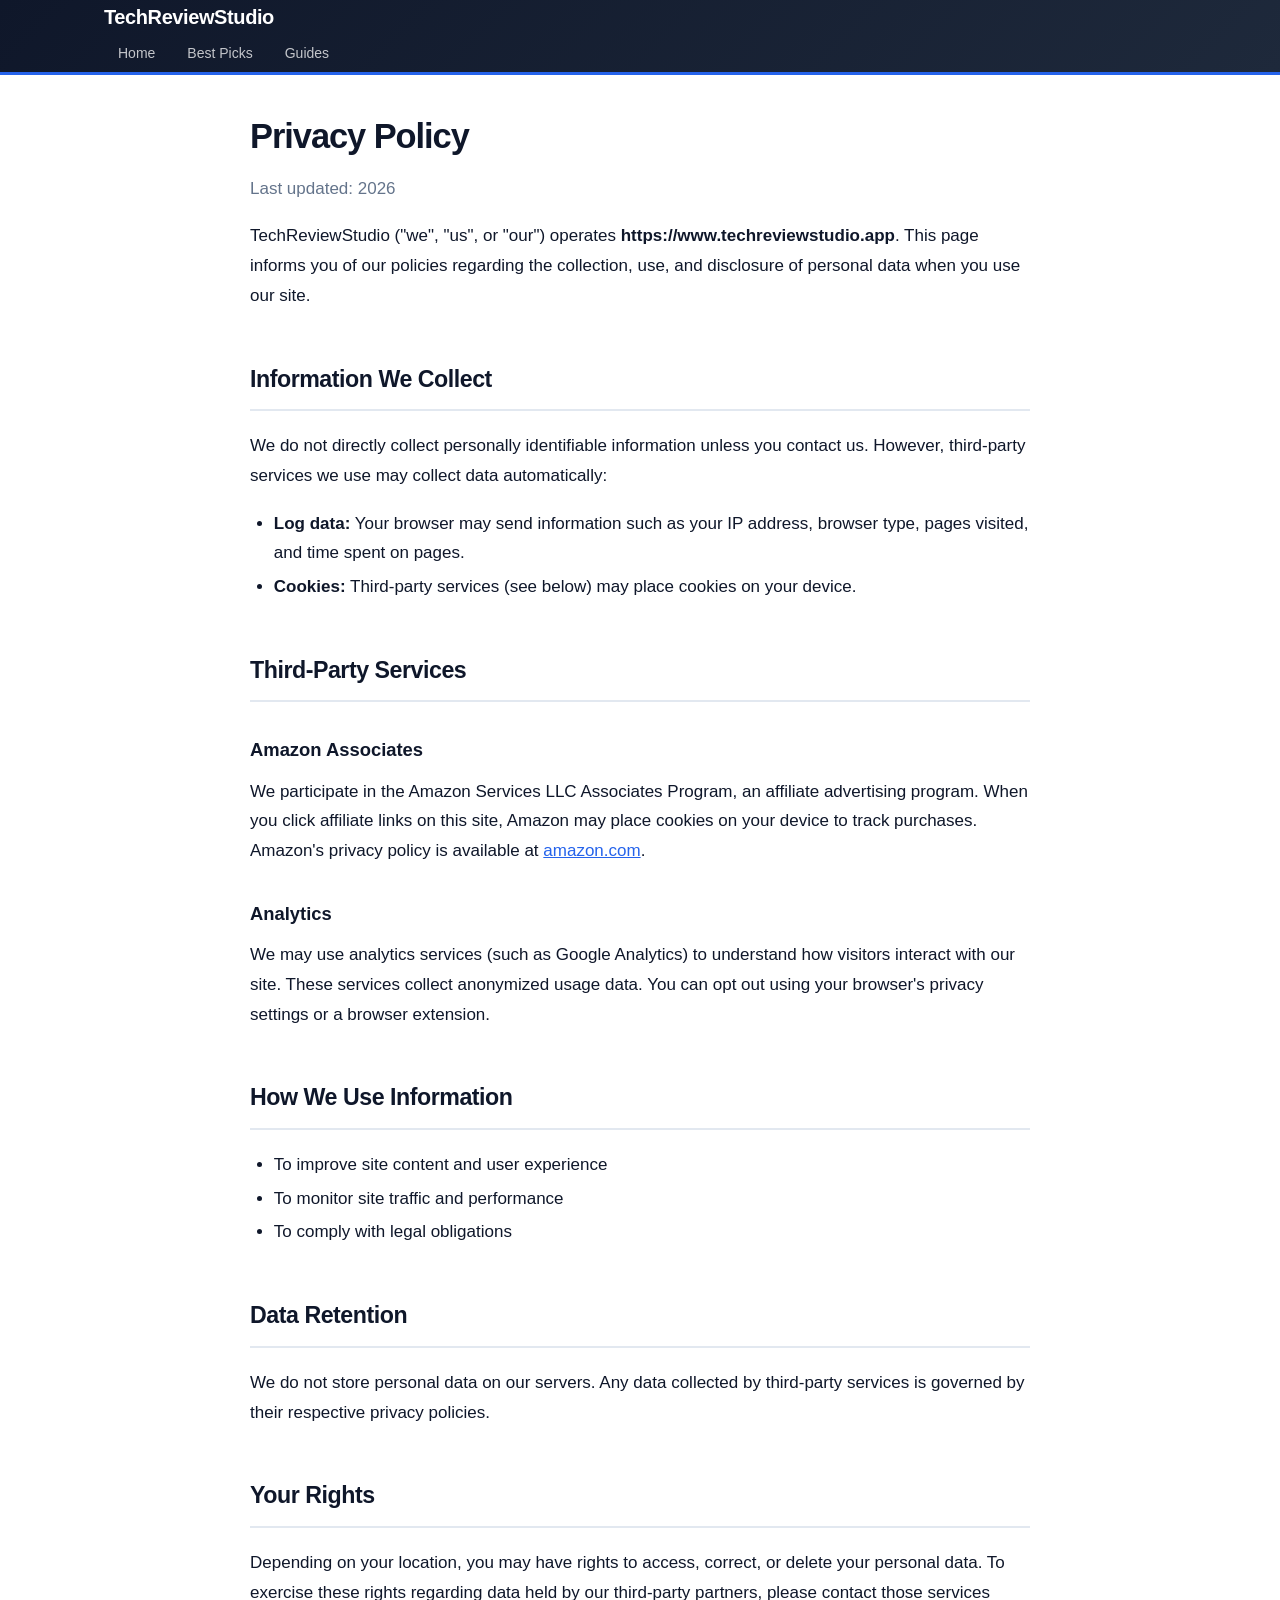
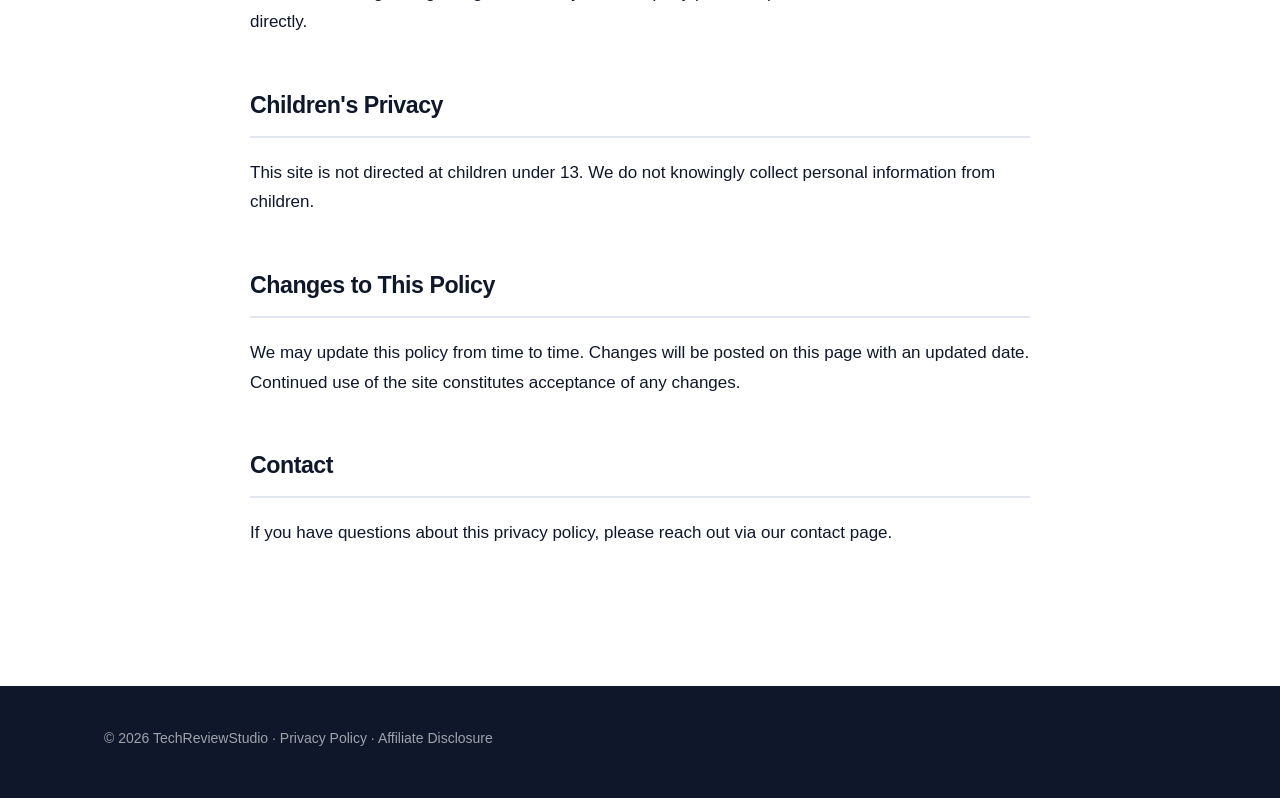
<file: privacy/index.html>
<!DOCTYPE html>
<html lang="en">
<head>
  <meta charset="UTF-8">
  <meta name="viewport" content="width=device-width, initial-scale=1.0">
  <title>Privacy Policy | TechReviewStudio</title>
  <meta name="description" content="Privacy policy for TechReviewStudio — how we collect and use data.">
  <link rel="canonical" href="https://www.techreviewstudio.app/privacy/">
  <link rel="stylesheet" href="/assets/css/style.css">
  <meta name="robots" content="noindex, follow">
</head>
<body>

<header>
  <div class="wrapper">
    <a href="/" class="site-name">TechReviewStudio</a>
    <nav>
      <a href="/">Home</a>
      <a href="/best-picks/">Best Picks</a>
      <a href="/buying-guides/">Guides</a>
    </nav>
  </div>
</header>

<div class="wrapper" style="padding: 40px 0; max-width: 780px;">
  <article>
    <h1>Privacy Policy</h1>
    <p style="color:#64748b;">Last updated: 2026</p>

    <p>TechReviewStudio ("we", "us", or "our") operates <strong>https://www.techreviewstudio.app</strong>.
    This page informs you of our policies regarding the collection, use, and disclosure
    of personal data when you use our site.</p>

    <h2>Information We Collect</h2>
    <p>We do not directly collect personally identifiable information unless you contact us.
    However, third-party services we use may collect data automatically:</p>
    <ul>
      <li><strong>Log data:</strong> Your browser may send information such as your IP address,
      browser type, pages visited, and time spent on pages.</li>
      <li><strong>Cookies:</strong> Third-party services (see below) may place cookies on your device.</li>
    </ul>

    <h2>Third-Party Services</h2>

    <h3>Amazon Associates</h3>
    <p>We participate in the Amazon Services LLC Associates Program, an affiliate advertising
    program. When you click affiliate links on this site, Amazon may place cookies on your
    device to track purchases. Amazon's privacy policy is available at
    <a href="https://www.amazon.com/gp/help/customer/display.html?nodeId=468496"
       target="_blank" rel="noopener">amazon.com</a>.</p>

    <h3>Analytics</h3>
    <p>We may use analytics services (such as Google Analytics) to understand how visitors
    interact with our site. These services collect anonymized usage data. You can opt out
    using your browser's privacy settings or a browser extension.</p>

    <h2>How We Use Information</h2>
    <ul>
      <li>To improve site content and user experience</li>
      <li>To monitor site traffic and performance</li>
      <li>To comply with legal obligations</li>
    </ul>

    <h2>Data Retention</h2>
    <p>We do not store personal data on our servers. Any data collected by third-party
    services is governed by their respective privacy policies.</p>

    <h2>Your Rights</h2>
    <p>Depending on your location, you may have rights to access, correct, or delete your
    personal data. To exercise these rights regarding data held by our third-party partners,
    please contact those services directly.</p>

    <h2>Children's Privacy</h2>
    <p>This site is not directed at children under 13. We do not knowingly collect personal
    information from children.</p>

    <h2>Changes to This Policy</h2>
    <p>We may update this policy from time to time. Changes will be posted on this page with
    an updated date. Continued use of the site constitutes acceptance of any changes.</p>

    <h2>Contact</h2>
    <p>If you have questions about this privacy policy, please reach out via our contact page.</p>
  </article>
</div>

<footer>
  <div class="wrapper">
    <p>© 2026 TechReviewStudio · <a href="/privacy/">Privacy Policy</a> · <a href="/affiliate-disclosure/">Affiliate Disclosure</a></p>
  </div>
</footer>

</body>
</html>
</file>
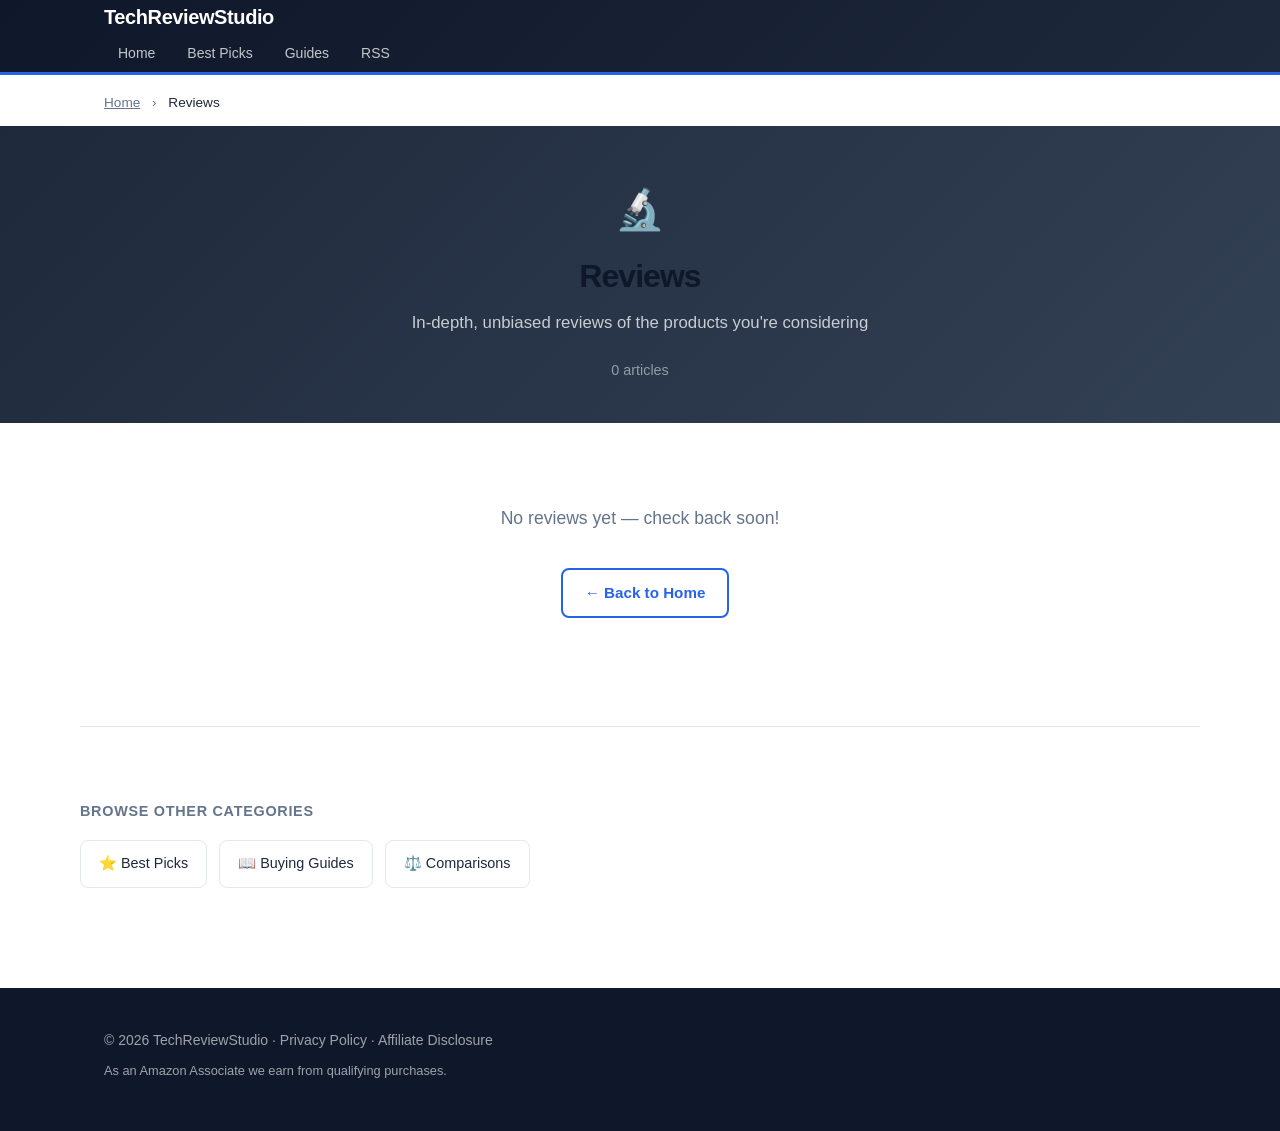
<file: reviews/index.html>
<!DOCTYPE html>
<html lang="en">
<head>
  <meta charset="UTF-8">
  <meta name="viewport" content="width=device-width, initial-scale=1.0">
  <title>Reviews | TechReviewStudio</title>
  <meta name="description" content="In-depth, unbiased reviews of the products you&#39;re considering — TechReviewStudio">
  <link rel="canonical" href="https://www.techreviewstudio.app/reviews/">
  <link rel="alternate" type="application/rss+xml" title="TechReviewStudio" href="/feed.xml">
  <link rel="stylesheet" href="/assets/css/style.css">

  <meta property="og:title" content="Reviews | TechReviewStudio">
  <meta property="og:description" content="In-depth, unbiased reviews of the products you&#39;re considering">
  <meta property="og:type" content="website">
  <meta property="og:url" content="https://www.techreviewstudio.app/reviews/">

  <script type="application/ld+json">
  {
    "@context": "https://schema.org",
    "@type": "CollectionPage",
    "name": "Reviews",
    "description": "In-depth, unbiased reviews of the products you\u0027re considering",
    "url": "https://www.techreviewstudio.app/reviews/",
    "isPartOf": { "@type": "WebSite", "name": "TechReviewStudio", "url": "https://www.techreviewstudio.app" },
    "breadcrumb": {
      "@type": "BreadcrumbList",
      "itemListElement": [
        { "@type": "ListItem", "position": 1, "name": "Home", "item": "https://www.techreviewstudio.app/" },
        { "@type": "ListItem", "position": 2, "name": "Reviews", "item": "https://www.techreviewstudio.app/reviews/" }
      ]
    }
  }
  </script>
</head>
<body>

<header>
  <div class="wrapper">
    <a href="/" class="site-name">TechReviewStudio</a>
    <nav>
      <a href="/">Home</a>
      <a href="/best-picks/">Best Picks</a>
      <a href="/buying-guides/">Guides</a>
      <a href="/feed.xml">RSS</a>
    </nav>
  </div>
</header>

<!-- Breadcrumb -->
<div class="wrapper" style="padding-top:16px; font-size:0.85rem; color:#64748b;">
  <a href="/" style="color:#64748b;">Home</a>
  <span style="margin:0 8px;">›</span>
  <span style="color:#1e293b;">Reviews</span>
</div>

<!-- Category Hero -->
<div style="background:linear-gradient(135deg,#1e293b 0%,#334155 100%); color:white; padding:48px 0 40px; margin-top:12px;">
  <div class="wrapper" style="text-align:center;">
    <div style="font-size:2.5rem; margin-bottom:12px;">🔬</div>
    <h1 style="margin:0 0 12px; font-size:2rem;">Reviews</h1>
    <p style="color:rgba(255,255,255,0.75); max-width:560px; margin:0 auto; font-size:1.05rem;">
      In-depth, unbiased reviews of the products you&#39;re considering
    </p>
    <div style="margin-top:20px; font-size:0.9rem; color:rgba(255,255,255,0.5);">
      0 articles
    </div>
  </div>
</div>

<!-- Articles Grid -->
<div class="wrapper">
  
  <div style="text-align:center; padding:80px 20px; color:#64748b;">
    <p style="font-size:1.1rem;">No reviews yet — check back soon!</p>
    <a href="/" class="btn-affiliate-secondary" style="display:inline-block; margin-top:16px;">← Back to Home</a>
  </div>
  
</div>

<!-- Cross-category nav -->
<div class="wrapper" style="padding:40px 0 20px; border-top:1px solid #e2e8f0; margin-top:20px;">
  <h3 style="font-size:0.9rem; text-transform:uppercase; letter-spacing:0.05em; color:#64748b; margin-bottom:16px;">
    Browse Other Categories
  </h3>
  <div style="display:flex; gap:12px; flex-wrap:wrap;">
    
    
    <a href="/best-picks/" style="border:1px solid #e2e8f0; border-radius:8px; padding:10px 18px;
                                       color:#1e293b; text-decoration:none; font-size:0.9rem;
                                       transition:background 0.15s;"
       onmouseover="this.style.background='#f8fafc'" onmouseout="this.style.background=''">
      ⭐ Best Picks
    </a>
    
    
    
    <a href="/buying-guides/" style="border:1px solid #e2e8f0; border-radius:8px; padding:10px 18px;
                                       color:#1e293b; text-decoration:none; font-size:0.9rem;
                                       transition:background 0.15s;"
       onmouseover="this.style.background='#f8fafc'" onmouseout="this.style.background=''">
      📖 Buying Guides
    </a>
    
    
    
    
    
    <a href="/comparisons/" style="border:1px solid #e2e8f0; border-radius:8px; padding:10px 18px;
                                       color:#1e293b; text-decoration:none; font-size:0.9rem;
                                       transition:background 0.15s;"
       onmouseover="this.style.background='#f8fafc'" onmouseout="this.style.background=''">
      ⚖️ Comparisons
    </a>
    
    
  </div>
</div>

<footer>
  <div class="wrapper">
    <p>© 2026 TechReviewStudio · <a href="/privacy/">Privacy Policy</a> · <a href="/affiliate-disclosure/">Affiliate Disclosure</a></p>
    <p style="font-size:0.8rem; margin-top:8px;">
      As an Amazon Associate we earn from qualifying purchases.
    </p>
  </div>
</footer>

</body>
</html>
</file>
<file: assets/css/style.css>
/* =============================================
   Affiliate Content Site — Stylesheet
   Modern, conversion-optimized design
   ============================================= */

:root {
  --primary:       #2563eb;
  --primary-dark:  #1d4ed8;
  --primary-light: #eff6ff;
  --accent:        #f97316;
  --accent-dark:   #ea6c00;
  --text:          #0f172a;
  --text-muted:    #64748b;
  --bg:            #ffffff;
  --bg-soft:       #f8fafc;
  --bg-card:       #ffffff;
  --border:        #e2e8f0;
  --border-strong: #cbd5e1;
  --success:       #16a34a;
  --success-bg:    #f0fdf4;
  --danger:        #dc2626;
  --danger-bg:     #fef2f2;
  --warning-bg:    #fffbeb;
  --warning-border:#fde68a;
  --radius:        10px;
  --radius-sm:     6px;
  --shadow-sm:     0 1px 3px rgba(0,0,0,.08), 0 1px 2px rgba(0,0,0,.05);
  --shadow:        0 4px 12px rgba(0,0,0,.08), 0 2px 4px rgba(0,0,0,.04);
  --shadow-lg:     0 12px 32px rgba(0,0,0,.10), 0 4px 8px rgba(0,0,0,.05);
}

/* ── Reset & Base ──────────────────────────────────────────────────────────── */
*, *::before, *::after { box-sizing: border-box; }

body {
  font-family: -apple-system, BlinkMacSystemFont, 'Segoe UI', Roboto,
               'Helvetica Neue', Arial, sans-serif;
  font-size: 17px;
  line-height: 1.75;
  color: var(--text);
  background: var(--bg);
  margin: 0;
  -webkit-font-smoothing: antialiased;
}

a { color: var(--primary); }
a:hover { color: var(--primary-dark); }
img, video { max-width: 100%; height: auto; display: block; }
ul, ol { padding-left: 1.4em; }
li { margin: 4px 0; }

/* ── Layout ────────────────────────────────────────────────────────────────── */
.wrapper { max-width: 1120px; margin: 0 auto; padding: 0 24px; }

.content-grid {
  display: grid;
  grid-template-columns: 1fr 300px;
  gap: 48px;
  align-items: start;
  padding: 40px 0 60px;
}

/* ── Header ────────────────────────────────────────────────────────────────── */
header {
  background: linear-gradient(135deg, #0f172a 0%, #1e293b 100%);
  border-bottom: 3px solid var(--primary);
  padding: 0;
}

.header-inner {
  display: flex;
  align-items: center;
  justify-content: space-between;
  height: 64px;
}

.site-name {
  font-size: 1.25rem;
  font-weight: 800;
  color: #fff;
  text-decoration: none;
  letter-spacing: -0.02em;
}

.site-name:hover { color: #93c5fd; }

header nav { display: flex; gap: 4px; }
header nav a {
  color: rgba(255,255,255,.75);
  text-decoration: none;
  padding: 6px 14px;
  border-radius: 20px;
  font-size: 0.875rem;
  font-weight: 500;
  transition: background .15s, color .15s;
}
header nav a:hover {
  background: rgba(255,255,255,.12);
  color: #fff;
}

/* ── Breadcrumb ─────────────────────────────────────────────────────────────── */
.breadcrumb {
  background: var(--bg-soft);
  border-bottom: 1px solid var(--border);
  padding: 10px 0;
  font-size: 0.8rem;
  color: var(--text-muted);
}

.breadcrumb a { color: var(--text-muted); text-decoration: none; }
.breadcrumb a:hover { color: var(--primary); }
.breadcrumb span { margin: 0 6px; }

/* ── Article Typography ─────────────────────────────────────────────────────── */
article { padding: 0; }

h1 {
  font-size: 2.15rem;
  line-height: 1.25;
  font-weight: 800;
  letter-spacing: -0.03em;
  margin: 0 0 16px;
  color: var(--text);
}

h2 {
  font-size: 1.45rem;
  font-weight: 700;
  letter-spacing: -0.02em;
  border-bottom: 2px solid var(--border);
  padding-bottom: 10px;
  margin: 48px 0 20px;
  color: var(--text);
}

h3 {
  font-size: 1.15rem;
  font-weight: 700;
  margin: 32px 0 10px;
  color: var(--text);
}

h4 { font-size: 1rem; font-weight: 600; margin: 20px 0 8px; }

p { margin: 0 0 18px; }

/* ── Article Meta ───────────────────────────────────────────────────────────── */
.article-meta {
  display: flex;
  flex-wrap: wrap;
  gap: 16px;
  color: var(--text-muted);
  font-size: 0.875rem;
  margin-bottom: 32px;
  padding-bottom: 20px;
  border-bottom: 1px solid var(--border);
}

/* ── Table of Contents ──────────────────────────────────────────────────────── */
.toc {
  background: var(--bg-soft);
  border: 1px solid var(--border);
  border-left: 4px solid var(--primary);
  border-radius: var(--radius);
  padding: 20px 24px;
  margin: 32px 0;
}

.toc h4 {
  margin: 0 0 14px;
  font-size: 0.75rem;
  font-weight: 700;
  text-transform: uppercase;
  letter-spacing: 0.08em;
  color: var(--text-muted);
}

.toc ol { margin: 0; padding-left: 18px; }
.toc li { margin: 7px 0; }
.toc a { color: var(--primary); text-decoration: none; font-size: 0.925rem; font-weight: 500; }
.toc a:hover { text-decoration: underline; }

/* ── Affiliate Disclosure ───────────────────────────────────────────────────── */
.affiliate-disclosure {
  background: var(--warning-bg);
  border: 1px solid var(--warning-border);
  border-radius: var(--radius-sm);
  padding: 12px 16px;
  font-size: 0.825rem;
  color: #78350f;
  margin-bottom: 28px;
  line-height: 1.5;
}

/* ── Quick Picks Grid ───────────────────────────────────────────────────────── */
.quick-picks-grid {
  display: grid;
  grid-template-columns: repeat(auto-fill, minmax(190px, 1fr));
  gap: 16px;
  margin: 24px 0;
}

.quick-pick-card {
  border: 1px solid var(--border);
  border-radius: var(--radius);
  padding: 20px 16px;
  text-align: center;
  transition: box-shadow .2s, transform .2s;
  background: var(--bg-card);
  display: flex;
  flex-direction: column;
  align-items: center;
}

.quick-pick-card:hover {
  box-shadow: var(--shadow);
  transform: translateY(-2px);
}

.quick-pick-card:first-child {
  border-color: var(--primary);
  box-shadow: 0 0 0 1px var(--primary);
}

.quick-pick-card .badge {
  background: var(--primary);
  color: white;
  border-radius: 20px;
  padding: 3px 12px;
  font-size: 0.7rem;
  font-weight: 700;
  text-transform: uppercase;
  letter-spacing: 0.05em;
  display: inline-block;
  margin-bottom: 10px;
}

.quick-pick-card:first-child .badge {
  background: linear-gradient(135deg, #f59e0b, #f97316);
}

.quick-pick-card h4 { margin: 8px 0 4px; font-size: 0.925rem; line-height: 1.35; }
.quick-pick-card .price { color: var(--text-muted); font-size: 0.875rem; margin-bottom: 14px; font-weight: 600; }

/* ── Product Review Cards ───────────────────────────────────────────────────── */
.product-review {
  border: 1px solid var(--border);
  border-radius: var(--radius);
  padding: 28px 28px 24px;
  margin: 32px 0;
  background: var(--bg-card);
  box-shadow: var(--shadow-sm);
  border-left: 4px solid var(--primary);
}

.product-review h3 { margin-top: 0; color: var(--text); }

.product-subtitle {
  display: inline-block;
  background: #fef3c7;
  color: #92400e;
  padding: 3px 12px;
  border-radius: 4px;
  font-size: 0.8rem;
  font-weight: 700;
  text-transform: uppercase;
  letter-spacing: 0.04em;
  margin-bottom: 14px;
}

/* ── Pros / Cons ────────────────────────────────────────────────────────────── */
.pros-cons {
  display: grid;
  grid-template-columns: 1fr 1fr;
  gap: 14px;
  margin: 20px 0;
}

.pros, .cons {
  padding: 16px 18px;
  border-radius: var(--radius-sm);
}

.pros { background: var(--success-bg); border: 1px solid #bbf7d0; }
.cons { background: var(--danger-bg);  border: 1px solid #fecaca; }

.pros h5, .cons h5 {
  margin: 0 0 10px;
  font-size: 0.8rem;
  font-weight: 700;
  text-transform: uppercase;
  letter-spacing: 0.06em;
}

.pros h5 { color: var(--success); }
.cons h5 { color: var(--danger); }

.pros ul, .cons ul { margin: 0; padding-left: 18px; font-size: 0.9rem; }
.pros li::marker { color: var(--success); }
.cons li::marker { color: var(--danger); }

/* ── Verdict / Rating Box ───────────────────────────────────────────────────── */
.verdict-box {
  background: linear-gradient(135deg, var(--primary-light) 0%, #dbeafe 100%);
  border: 1px solid #bfdbfe;
  border-radius: var(--radius);
  padding: 28px;
  margin: 32px 0;
}

.verdict-box .rating {
  font-size: 3rem;
  font-weight: 800;
  color: var(--primary);
  line-height: 1;
  margin-bottom: 4px;
}

.verdict-box .rating-label {
  font-size: 0.875rem;
  color: var(--text-muted);
  margin-bottom: 12px;
}

.verdict-box .stars {
  font-size: 1.3rem;
  letter-spacing: 2px;
  margin-bottom: 10px;
}

/* ── Comparison Table ───────────────────────────────────────────────────────── */
.comparison-table {
  width: 100%;
  border-collapse: collapse;
  margin: 28px 0;
  font-size: 0.925rem;
  border-radius: var(--radius);
  overflow: hidden;
  box-shadow: var(--shadow-sm);
}

.comparison-table th {
  background: var(--text);
  color: white;
  padding: 14px 18px;
  text-align: left;
  font-size: 0.85rem;
  font-weight: 600;
  text-transform: uppercase;
  letter-spacing: 0.04em;
}

.comparison-table td {
  padding: 12px 18px;
  border-bottom: 1px solid var(--border);
  vertical-align: top;
}

.comparison-table tr:nth-child(even) td { background: var(--bg-soft); }
.comparison-table tr:last-child td { border-bottom: none; }
.comparison-table tr:hover td { background: #eff6ff; }

/* ── CTA Buttons ────────────────────────────────────────────────────────────── */
.btn-affiliate {
  display: inline-flex;
  align-items: center;
  gap: 6px;
  background: linear-gradient(135deg, #f97316 0%, #ea580c 100%);
  color: white !important;
  padding: 12px 24px;
  border-radius: 8px;
  text-decoration: none !important;
  font-weight: 700;
  font-size: 0.95rem;
  border: none;
  cursor: pointer;
  transition: transform .15s, box-shadow .15s;
  box-shadow: 0 2px 8px rgba(249,115,22,.35);
  margin: 8px 0;
  line-height: 1.3;
}

.btn-affiliate:hover {
  transform: translateY(-1px);
  box-shadow: 0 4px 14px rgba(249,115,22,.45);
}

.btn-affiliate:active { transform: translateY(0); }

.btn-affiliate-secondary {
  display: inline-flex;
  align-items: center;
  gap: 6px;
  border: 2px solid var(--primary);
  color: var(--primary) !important;
  background: transparent;
  padding: 10px 22px;
  border-radius: 8px;
  text-decoration: none !important;
  font-weight: 700;
  font-size: 0.95rem;
  transition: background .15s, color .15s;
  margin: 8px 0 8px 10px;
}

.btn-affiliate-secondary:hover {
  background: var(--primary);
  color: white !important;
}

/* ── FAQ Section ────────────────────────────────────────────────────────────── */
.faq-item {
  border-bottom: 1px solid var(--border);
  padding: 18px 0;
}

.faq-item:last-child { border-bottom: none; }

.faq-question {
  font-weight: 700;
  margin-bottom: 8px;
  color: var(--text);
  font-size: 1rem;
  padding-left: 24px;
  position: relative;
}

.faq-question::before {
  content: "Q";
  position: absolute;
  left: 0;
  top: 0;
  font-size: 0.75rem;
  font-weight: 800;
  color: white;
  background: var(--primary);
  width: 18px;
  height: 18px;
  border-radius: 3px;
  display: flex;
  align-items: center;
  justify-content: center;
  line-height: 18px;
  text-align: center;
}

.faq-answer {
  color: var(--text-muted);
  padding-left: 24px;
  line-height: 1.7;
}

/* ── Sidebar ────────────────────────────────────────────────────────────────── */
.sidebar { position: sticky; top: 24px; }

.sidebar-widget {
  border: 1px solid var(--border);
  border-radius: var(--radius);
  padding: 20px;
  margin-bottom: 20px;
  background: var(--bg-card);
  box-shadow: var(--shadow-sm);
}

.sidebar-widget h4 {
  margin: 0 0 14px;
  font-size: 0.75rem;
  font-weight: 700;
  text-transform: uppercase;
  letter-spacing: 0.08em;
  color: var(--text-muted);
  border-bottom: 1px solid var(--border);
  padding-bottom: 10px;
}

/* ── Homepage Hero ──────────────────────────────────────────────────────────── */
.hero {
  background: linear-gradient(135deg, #0f172a 0%, #1e3a8a 100%);
  color: white;
  padding: 72px 0;
  text-align: center;
}

.hero h1 {
  font-size: 2.75rem;
  margin: 0 0 18px;
  font-weight: 800;
  letter-spacing: -0.04em;
  color: white;
}

.hero p {
  font-size: 1.15rem;
  color: rgba(255,255,255,.8);
  max-width: 580px;
  margin: 0 auto 28px;
  line-height: 1.6;
}

.hero-badges {
  display: flex;
  gap: 12px;
  justify-content: center;
  flex-wrap: wrap;
  margin-top: 28px;
}

.hero-badge {
  background: rgba(255,255,255,.12);
  border: 1px solid rgba(255,255,255,.2);
  color: rgba(255,255,255,.9);
  padding: 6px 16px;
  border-radius: 20px;
  font-size: 0.85rem;
  font-weight: 500;
}

/* ── Article Cards (Homepage) ───────────────────────────────────────────────── */
.articles-grid {
  display: grid;
  grid-template-columns: repeat(auto-fill, minmax(300px, 1fr));
  gap: 24px;
  padding: 48px 0;
}

.article-card {
  border: 1px solid var(--border);
  border-radius: var(--radius);
  overflow: hidden;
  background: var(--bg-card);
  transition: box-shadow .2s, transform .2s;
  display: flex;
  flex-direction: column;
}

.article-card:hover {
  box-shadow: var(--shadow-lg);
  transform: translateY(-3px);
}

.article-card-type {
  padding: 12px 16px 0;
}

.article-card-body { padding: 16px 20px 20px; flex: 1; display: flex; flex-direction: column; }
.article-card h3 { margin: 0 0 10px; font-size: 1.05rem; line-height: 1.4; }
.article-card h3 a { color: var(--text); text-decoration: none; }
.article-card h3 a:hover { color: var(--primary); }
.article-card .excerpt { color: var(--text-muted); font-size: 0.875rem; margin: 0 0 16px; flex: 1; }
.article-card .read-more {
  color: var(--primary);
  font-size: 0.875rem;
  font-weight: 700;
  text-decoration: none;
  display: inline-flex;
  align-items: center;
  gap: 4px;
}

.article-card .read-more::after { content: "→"; }

/* Template type badges */
.type-badge {
  display: inline-block;
  padding: 3px 10px;
  border-radius: 4px;
  font-size: 0.72rem;
  font-weight: 700;
  text-transform: uppercase;
  letter-spacing: 0.05em;
}
.type-badge-roundup    { background: #dbeafe; color: #1d4ed8; }
.type-badge-review     { background: #dcfce7; color: #15803d; }
.type-badge-guide      { background: #ede9fe; color: #7c3aed; }
.type-badge-comparison { background: #fef9c3; color: #a16207; }

/* ── Category Pages ─────────────────────────────────────────────────────────── */
.category-header {
  background: linear-gradient(135deg, #1e293b 0%, #334155 100%);
  color: white;
  padding: 48px 0;
}

.category-header h1 { color: white; margin: 0 0 12px; }
.category-header p  { color: rgba(255,255,255,.75); margin: 0; font-size: 1.05rem; }

/* ── Info / Callout Boxes ───────────────────────────────────────────────────── */
.callout {
  border-radius: var(--radius);
  padding: 18px 22px;
  margin: 24px 0;
  font-size: 0.925rem;
}
.callout-info    { background: var(--primary-light);  border-left: 4px solid var(--primary); }
.callout-warning { background: var(--warning-bg);     border-left: 4px solid #f59e0b; }
.callout-success { background: var(--success-bg);     border-left: 4px solid var(--success); }

/* ── Footer ─────────────────────────────────────────────────────────────────── */
footer {
  background: #0f172a;
  color: rgba(255,255,255,.6);
  padding: 40px 0;
  margin-top: 80px;
  font-size: 0.875rem;
}

footer a { color: rgba(255,255,255,.6); text-decoration: none; }
footer a:hover { color: white; }
footer p { margin: 0 0 8px; }
footer .footer-disclaimer { font-size: 0.8rem; color: rgba(255,255,255,.4); margin-top: 16px; }

/* ── Responsive ─────────────────────────────────────────────────────────────── */
@media (max-width: 900px) {
  .content-grid { grid-template-columns: 1fr; gap: 0; padding: 28px 0 48px; }
  .sidebar { display: none; }
}

@media (max-width: 640px) {
  h1 { font-size: 1.6rem; }
  h2 { font-size: 1.2rem; }
  .hero h1 { font-size: 2rem; }
  .quick-picks-grid { grid-template-columns: 1fr 1fr; }
  .pros-cons { grid-template-columns: 1fr; }
  .product-review { padding: 20px 16px; }
  .btn-affiliate { width: 100%; text-align: center; justify-content: center; }
  .articles-grid { grid-template-columns: 1fr; }
}

/* ── CWV & Accessibility ────────────────────────────────────────────────────── */
@media (prefers-reduced-motion: reduce) {
  *, *::before, *::after { transition: none !important; animation: none !important; }
}

@media print {
  header, .sidebar, .btn-affiliate, .affiliate-disclosure, footer, .toc { display: none !important; }
  .content-grid { grid-template-columns: 1fr; }
  body { font-size: 12pt; color: #000; }
  a::after { content: " (" attr(href) ")"; font-size: 0.8em; color: #666; }
}

a:focus-visible, button:focus-visible {
  outline: 2px solid var(--primary);
  outline-offset: 3px;
  border-radius: 2px;
}

.skip-link {
  position: absolute; top: -44px; left: 0;
  background: var(--primary); color: white;
  padding: 10px 18px; z-index: 200;
  border-radius: 0 0 var(--radius-sm) 0;
  font-weight: 600;
  transition: top .2s;
}

.skip-link:focus { top: 0; }
</file>
